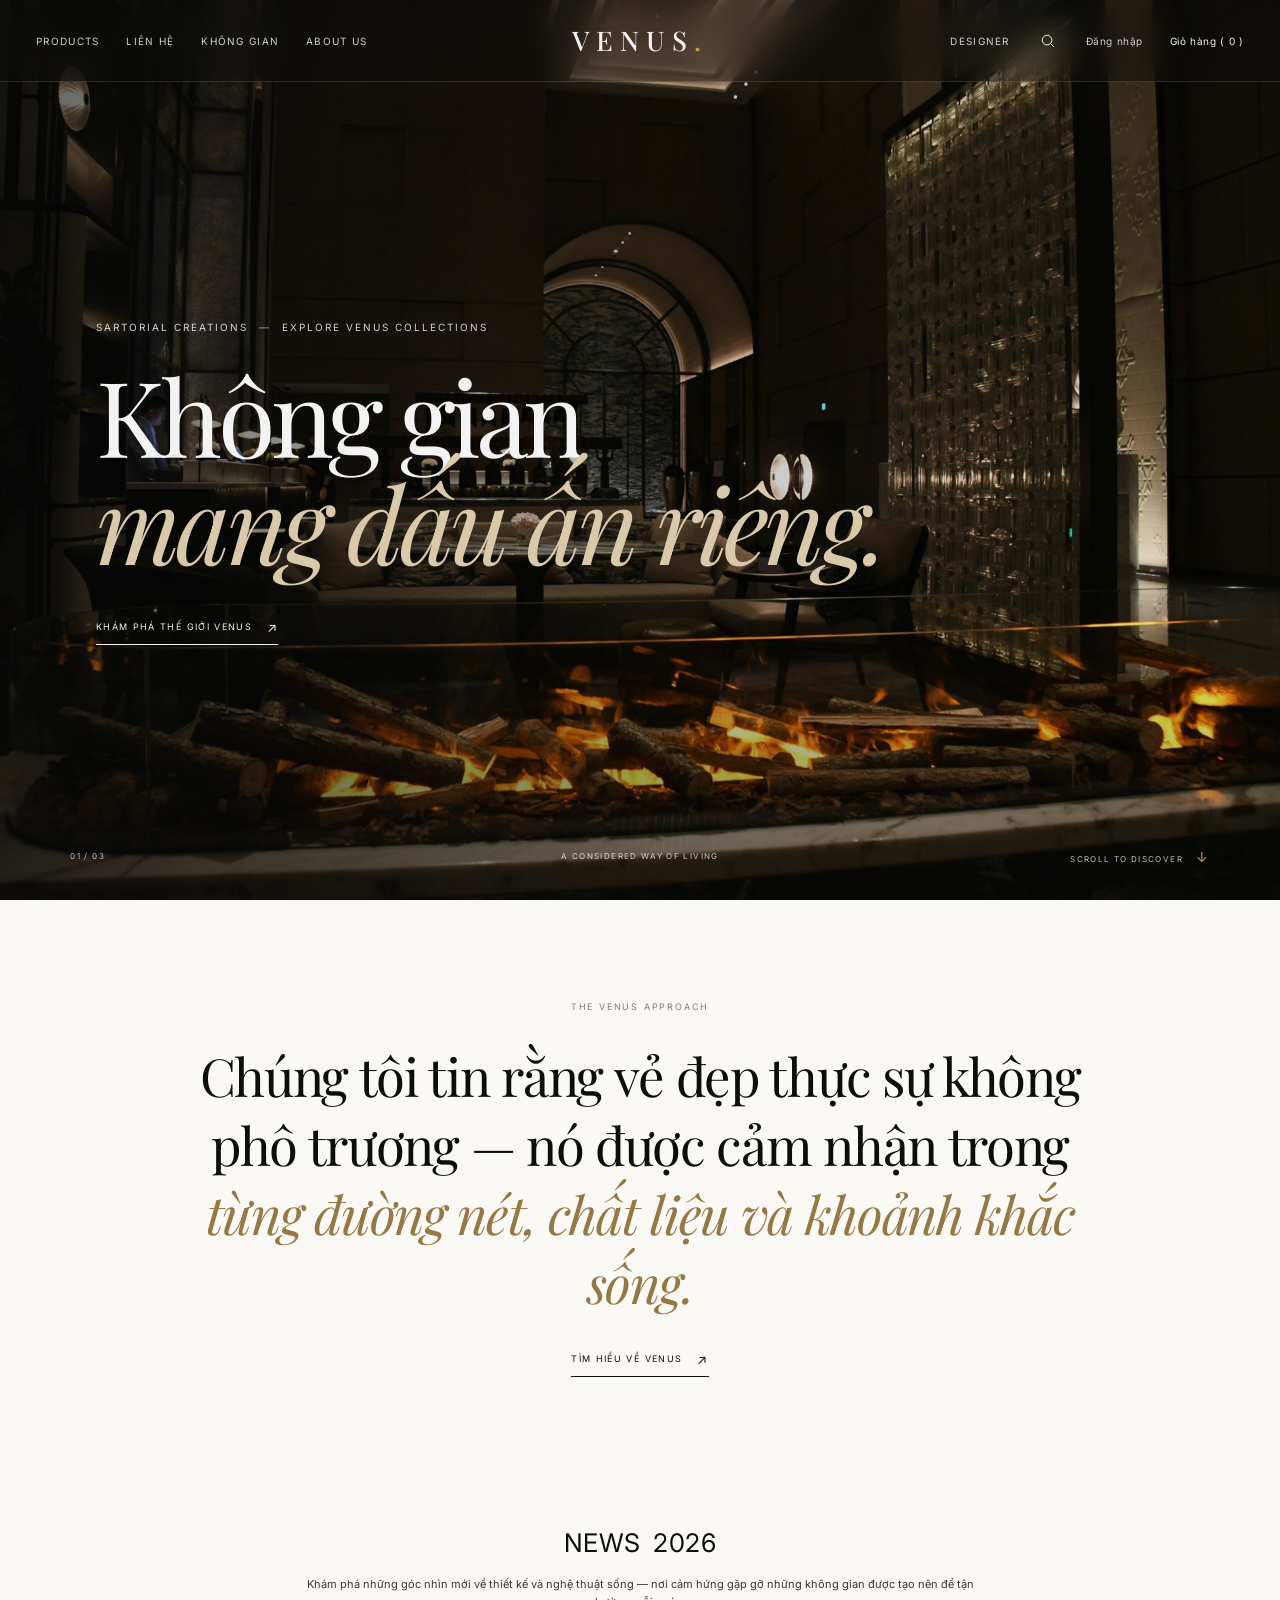
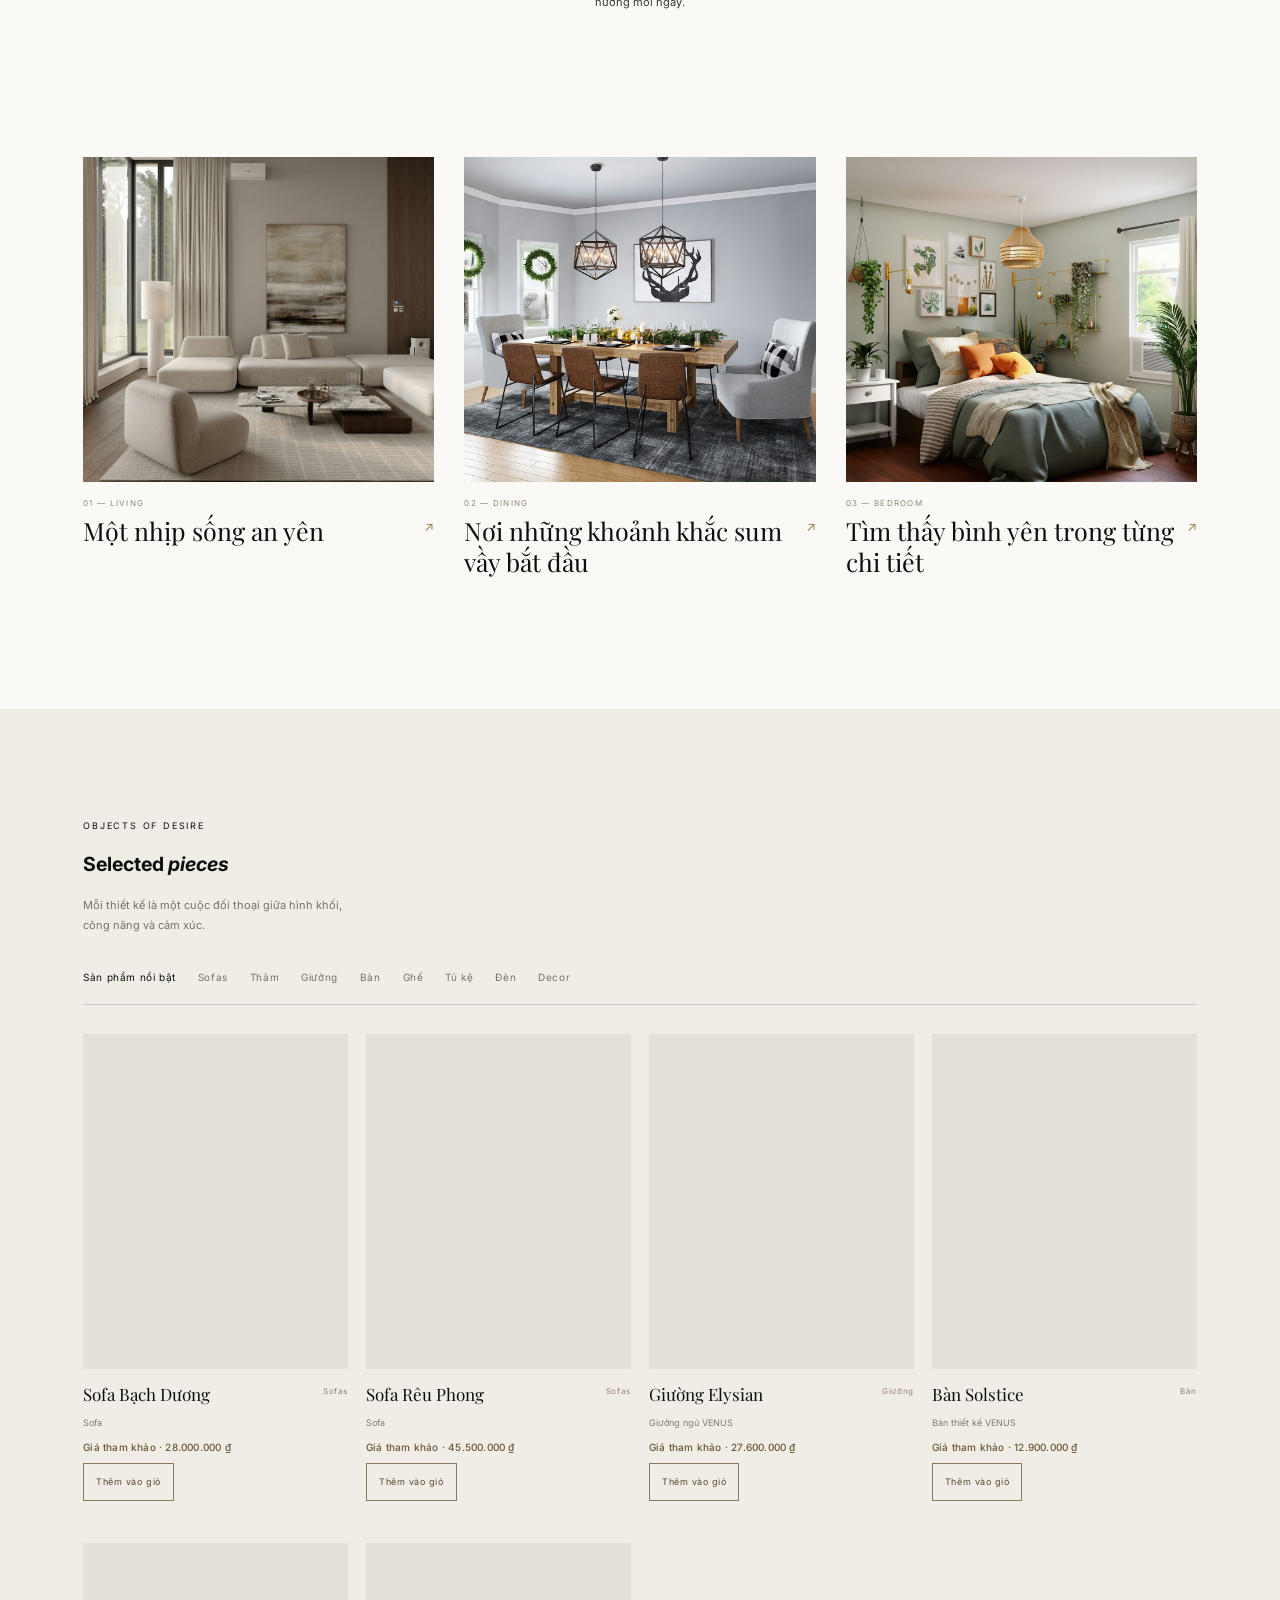
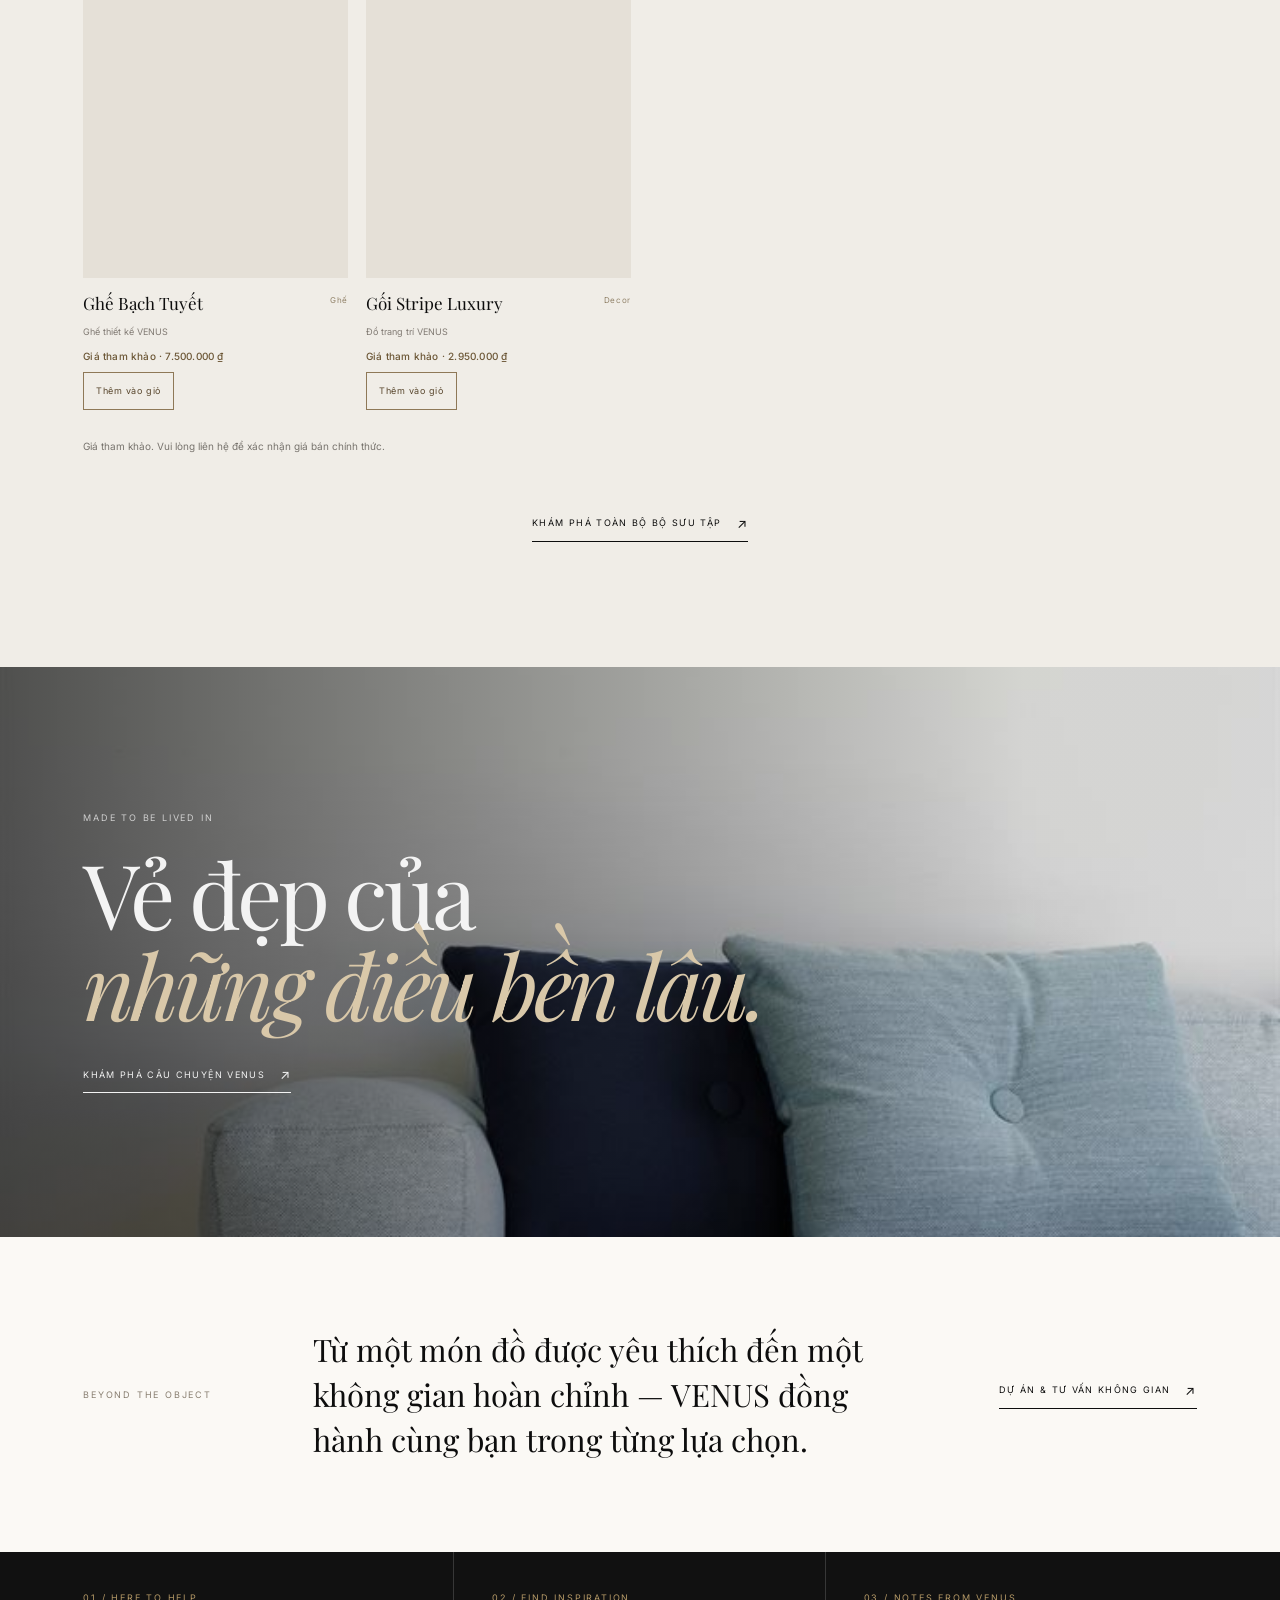
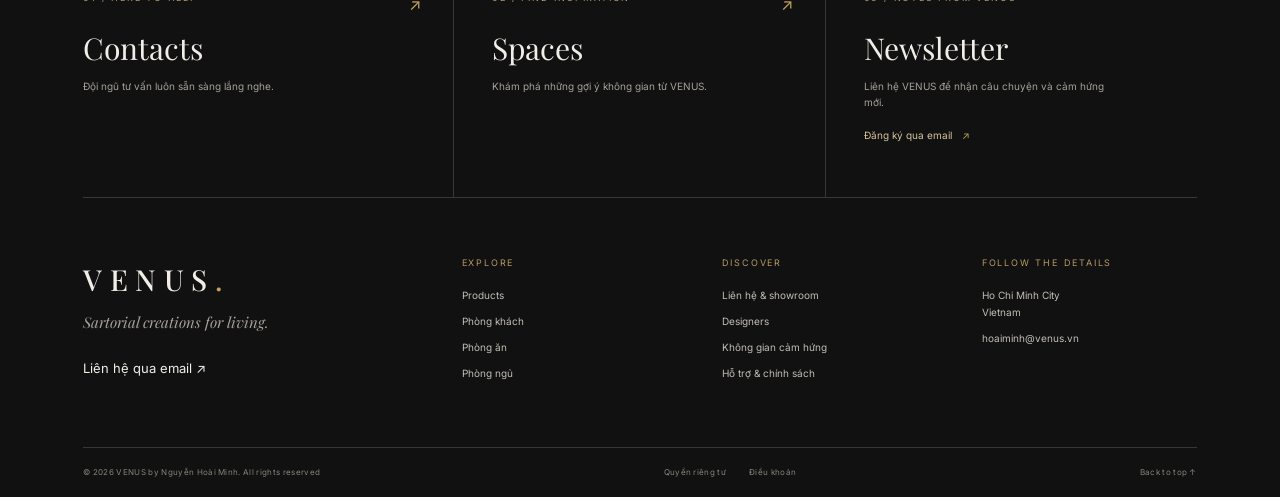
<file: index.html>
<!doctype html>
<html lang="vi">
<head>
  <meta charset="utf-8">
  <meta name="viewport" content="width=device-width, initial-scale=1">
  <meta name="theme-color" content="#0d0d0d">
  <meta name="description" content="VENUS — Nội thất cao cấp, những sáng tạo may đo cho không gian sống.">
  <title>VENUS — Sartorial creations for living</title>
  <link rel="preconnect" href="https://fonts.googleapis.com">
  <link rel="preconnect" href="https://fonts.gstatic.com" crossorigin>
  <link href="https://fonts.googleapis.com/css2?family=Inter:wght@400;500;600&family=Playfair+Display:ital,wght@0,400;0,500;0,600;1,400;1,500&display=swap" rel="stylesheet">
  <link rel="stylesheet" href="styles.css">
  <script src="catalog-data.js" defer></script>
  <script src="cart.js" defer></script>
  <script src="script.js" defer></script>
</head>
<body>
  <a class="skip-link" href="#main">Bỏ qua điều hướng</a>
  <header class="site-header" id="top">
    <div class="header-inner">
      <button class="mobile-menu-toggle" type="button" aria-label="Mở menu" aria-expanded="false" aria-controls="mobile-navigation">
        <span></span><span></span>
      </button>
      <nav class="primary-nav nav-left" aria-label="Điều hướng chính">
        <a class="nav-link" href="catalog.html">Products</a>
        <a class="nav-link" href="contact.html">Liên hệ</a>
        <a class="nav-link" href="projects.html">Không gian</a>
        <a class="nav-link" href="about.html">About us</a>
      </nav>
      <a class="brand" href="#top" aria-label="VENUS — về đầu trang">VENUS<span class="brand-period">.</span></a>
      <nav class="primary-nav nav-right" aria-label="Thông tin VENUS">
        <a class="nav-link" href="designs.html">Designer</a>
        <a class="header-search" href="catalog.html" aria-label="Tìm kiếm sản phẩm"><svg viewBox="0 0 24 24" aria-hidden="true"><circle cx="10.8" cy="10.8" r="6.4"></circle><path d="m15.5 15.5 4.2 4.2"></path></svg></a>
      </nav>
    </div>
    <nav class="mobile-navigation" id="mobile-navigation" aria-label="Điều hướng di động" aria-hidden="true">
      <a href="catalog.html">Products</a><a href="projects.html">Không gian</a><a href="about.html">About us</a><a href="designs.html">Designer</a><a href="contact.html">Liên hệ</a>
    </nav>
  </header>
  <main id="main">
    <section class="hero" aria-label="VENUS collections">
      <img class="hero-image" src="images/optimized/hero-banner.jpg" alt="Không gian nội thất VENUS với ánh sáng ấm và thiết kế tinh tế">
      <div class="hero-shade"></div>
      <div class="hero-copy">
        <span class="eyebrow hero-eyebrow">Sartorial creations <i aria-hidden="true">—</i> Explore VENUS collections</span>
        <h1>Không gian<br><em>mang dấu ấn riêng.</em></h1>
        <a class="text-link light-link" href="#rooms">Khám phá thế giới VENUS <span aria-hidden="true">↗</span></a>
      </div>
      <div class="hero-bottom"><span>01 / 03</span><span class="hero-caption">A considered way of living</span><a href="#rooms" aria-label="Cuộn xuống">SCROLL TO DISCOVER <span aria-hidden="true">↓</span></a></div>
    </section>

    <section class="intro section-pad" id="philosophy">
      <span class="eyebrow">THE VENUS APPROACH</span>
      <p class="intro-statement">Chúng tôi tin rằng vẻ đẹp thực sự không phô trương — nó được cảm nhận trong <em>từng đường nét, chất liệu và khoảnh khắc sống.</em></p>
      <a class="text-link dark-link" href="about.html">Tìm hiểu về VENUS <span aria-hidden="true">↗</span></a>
    </section>

    <section class="news-section section-pad" id="rooms">
      <header class="news-heading">
        <h2>NEWS <span>2026</span></h2>
        <p>Khám phá những góc nhìn mới về thiết kế và nghệ thuật sống — nơi cảm hứng gặp gỡ những không gian được tạo nên để tận hưởng mỗi ngày.</p>
      </header>
      <div class="news-grid">
        <a class="news-card" href="shop-by-room.html?room=living">
          <div class="news-image"><img src="images/optimized/room-living.jpg" alt="Không gian phòng khách thanh lịch với sofa sáng màu" loading="lazy"></div>
          <span class="news-index">01 — LIVING</span>
          <span class="news-title">Một nhịp sống an yên <i aria-hidden="true">↗</i></span>
        </a>
        <a class="news-card" href="shop-by-room.html?room=dining">
          <div class="news-image"><img src="images/optimized/room-dining.jpg" alt="Không gian phòng ăn với bàn gỗ và ánh sáng tự nhiên" loading="lazy"></div>
          <span class="news-index">02 — DINING</span>
          <span class="news-title">Nơi những khoảnh khắc sum vầy bắt đầu <i aria-hidden="true">↗</i></span>
        </a>
        <a class="news-card" href="shop-by-room.html?room=bedroom">
          <div class="news-image"><img src="images/optimized/room-bedroom.jpg" alt="Phòng ngủ thư thái với bảng màu dịu nhẹ" loading="lazy"></div>
          <span class="news-index">03 — BEDROOM</span>
          <span class="news-title">Tìm thấy bình yên trong từng chi tiết <i aria-hidden="true">↗</i></span>
        </a>
      </div>
    </section>

    <section class="collection-section section-pad" id="collection">
      <div class="section-heading collection-heading">
        <div><span class="eyebrow">OBJECTS OF DESIRE</span><h2>Selected <em>pieces</em></h2></div>
        <p>Mỗi thiết kế là một cuộc đối thoại giữa hình khối, công năng và cảm xúc.</p>
      </div>
      <div class="filter-row" role="group" aria-label="Lọc sản phẩm theo danh mục">
        <button class="filter-button" type="button" data-filter="featured" aria-pressed="false">Sản phẩm nổi bật</button>
        <button class="filter-button" type="button" data-filter="Sofas" aria-pressed="false">Sofas</button>
        <button class="filter-button" type="button" data-filter="Thảm" aria-pressed="false">Thảm</button>
        <button class="filter-button" type="button" data-filter="Giường" aria-pressed="false">Giường</button>
        <button class="filter-button" type="button" data-filter="Bàn" aria-pressed="false">Bàn</button>
        <button class="filter-button" type="button" data-filter="Ghế" aria-pressed="false">Ghế</button>
        <button class="filter-button" type="button" data-filter="Tủ kệ" aria-pressed="false">Tủ kệ</button>
        <button class="filter-button" type="button" data-filter="Đèn" aria-pressed="false">Đèn</button>
        <button class="filter-button" type="button" data-filter="Decor" aria-pressed="false">Decor</button>
      </div>
      <div class="product-grid" aria-live="polite"></div>
      <p class="price-disclaimer">Giá tham khảo. Vui lòng liên hệ để xác nhận giá bán chính thức.</p>
      <p class="catalog-prompt" role="status">Chọn một danh mục để khám phá các sản phẩm của VENUS.</p>
      <div class="collection-more"><a class="text-link dark-link" href="catalog.html">Khám phá toàn bộ bộ sưu tập <span aria-hidden="true">↗</span></a></div>
    </section>

    <dialog class="product-detail" aria-labelledby="product-detail-title">
      <div class="product-detail-layout">
        <div class="product-detail-visual"><img id="product-detail-image" alt=""></div>
        <div class="product-detail-copy">
          <button class="product-detail-close" type="button" aria-label="Đóng chi tiết sản phẩm">×</button>
          <span class="eyebrow" id="product-detail-category"></span>
          <h2 id="product-detail-title"></h2>
          <p id="product-detail-description"></p>
          <p class="product-price-detail" id="product-detail-price"></p>
          <div id="product-detail-cart-action"></div>
          <dl class="product-spec-list" id="product-detail-specs"></dl>
          <p class="product-data-note">Giá, mô tả và thông số chỉ mang tính tham khảo. Vui lòng liên hệ để xác nhận giá bán chính thức.</p>
          <a class="text-link dark-link" id="product-detail-full" href="catalog.html">Xem thông tin sản phẩm <span aria-hidden="true">↗</span></a>
          <a class="text-link dark-link" id="product-detail-contact" href="mailto:hoaiminh@venus.vn">Liên hệ tư vấn <span aria-hidden="true">↗</span></a>
        </div>
      </div>
    </dialog>

    <section class="manifesto" id="designer">
      <img src="images/optimized/sofas/Sofa Khối Tĩnh.jpg" alt="Chi tiết chất liệu và đường nét chế tác nội thất" loading="lazy">
      <div class="manifesto-overlay"></div>
      <div class="manifesto-copy"><span class="eyebrow">MADE TO BE LIVED IN</span><h2>Vẻ đẹp của<br><em>những điều bền lâu.</em></h2><a class="text-link light-link" href="about.html">Khám phá câu chuyện VENUS <span aria-hidden="true">↗</span></a></div>
    </section>

    <section class="story-strip section-pad" id="real-estate">
      <span class="eyebrow">BEYOND THE OBJECT</span><p>Từ một món đồ được yêu thích đến một không gian hoàn chỉnh — VENUS đồng hành cùng bạn trong từng lựa chọn.</p><a class="text-link dark-link" href="#contact">Dự án & tư vấn không gian <span aria-hidden="true">↗</span></a>
    </section>
  </main>

  <footer class="site-footer" id="contact">
    <div class="service-grid">
      <a class="service-card" href="mailto:hoaiminh@venus.vn"><span class="eyebrow">01 / HERE TO HELP</span><h2>Contacts</h2><p>Đội ngũ tư vấn luôn sẵn sàng lắng nghe.</p><span class="service-arrow">↗</span></a>
      <a class="service-card" href="projects.html"><span class="eyebrow">02 / FIND INSPIRATION</span><h2>Spaces</h2><p>Khám phá những gợi ý không gian từ VENUS.</p><span class="service-arrow">↗</span></a>
      <div class="service-card newsletter-card" id="journal"><span class="eyebrow">03 / NOTES FROM VENUS</span><h2>Newsletter</h2><p>Liên hệ VENUS để nhận câu chuyện và cảm hứng mới.</p><a class="newsletter-link" href="mailto:hoaiminh@venus.vn?subject=Đăng%20ký%20nhận%20tin%20VENUS">Đăng ký qua email <span aria-hidden="true">↗</span></a></div>
    </div>
    <div class="footer-main">
      <div class="footer-brand-block"><a class="footer-brand" href="index.html">VENUS<span>.</span></a><p>Sartorial creations for living.</p><a href="mailto:hoaiminh@venus.vn">Liên hệ qua email ↗</a></div>
      <div class="footer-column"><span class="eyebrow">EXPLORE</span><a href="catalog.html">Products</a><a href="shop-by-room.html?room=living">Phòng khách</a><a href="shop-by-room.html?room=dining">Phòng ăn</a><a href="shop-by-room.html?room=bedroom">Phòng ngủ</a></div>
      <div class="footer-column"><span class="eyebrow">DISCOVER</span><a href="contact.html">Liên hệ & showroom</a><a href="designs.html">Designers</a><a href="projects.html">Không gian cảm hứng</a><a href="support.html">Hỗ trợ & chính sách</a></div>
      <div class="footer-column"><span class="eyebrow">FOLLOW THE DETAILS</span><p>Ho Chi Minh City<br>Vietnam</p><a href="mailto:hoaiminh@venus.vn">hoaiminh@venus.vn</a></div>
    </div>
    <div class="footer-bottom"><span>© 2026 VENUS by Nguyễn Hoài Minh. All rights reserved</span><div><a href="support.html#privacy">Quyền riêng tư</a><a href="support.html#terms">Điều khoản</a></div><a href="#top">Back to top ↑</a></div>
  </footer>
</body>
</html>
</file>
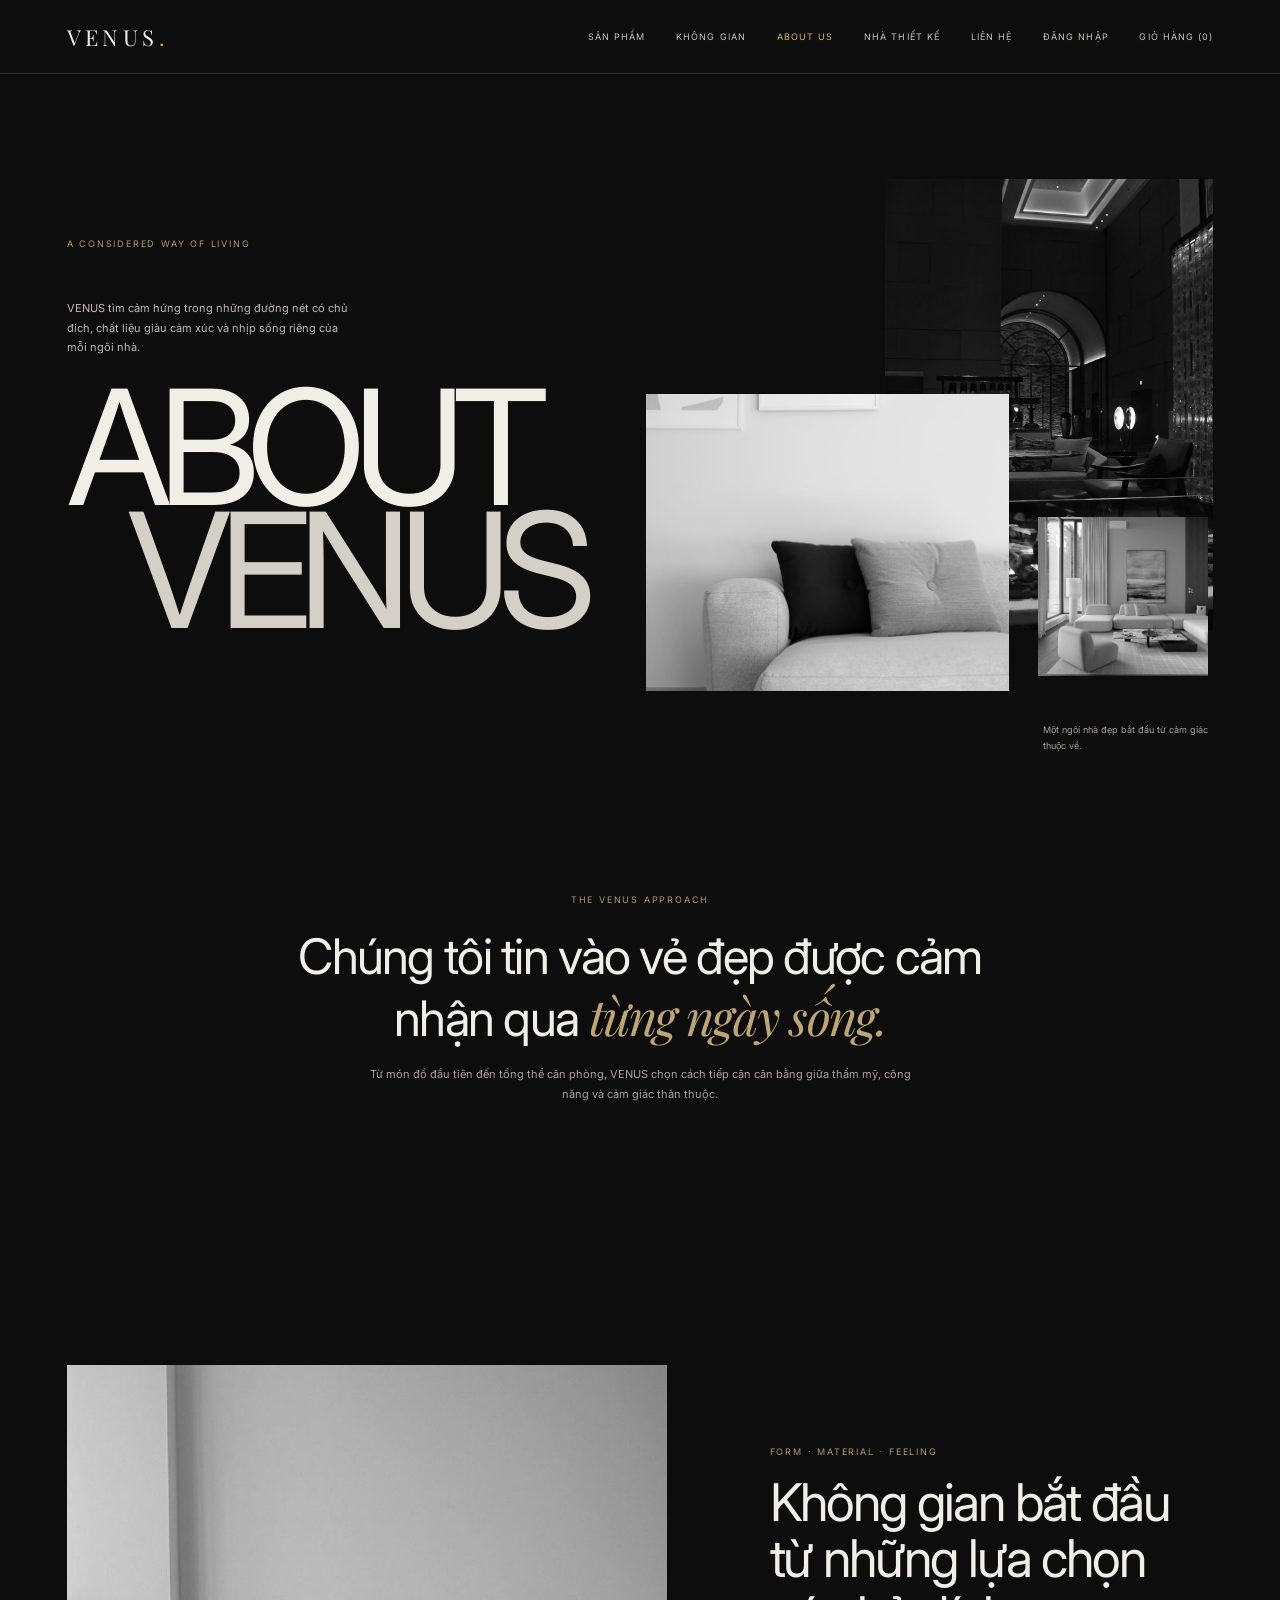
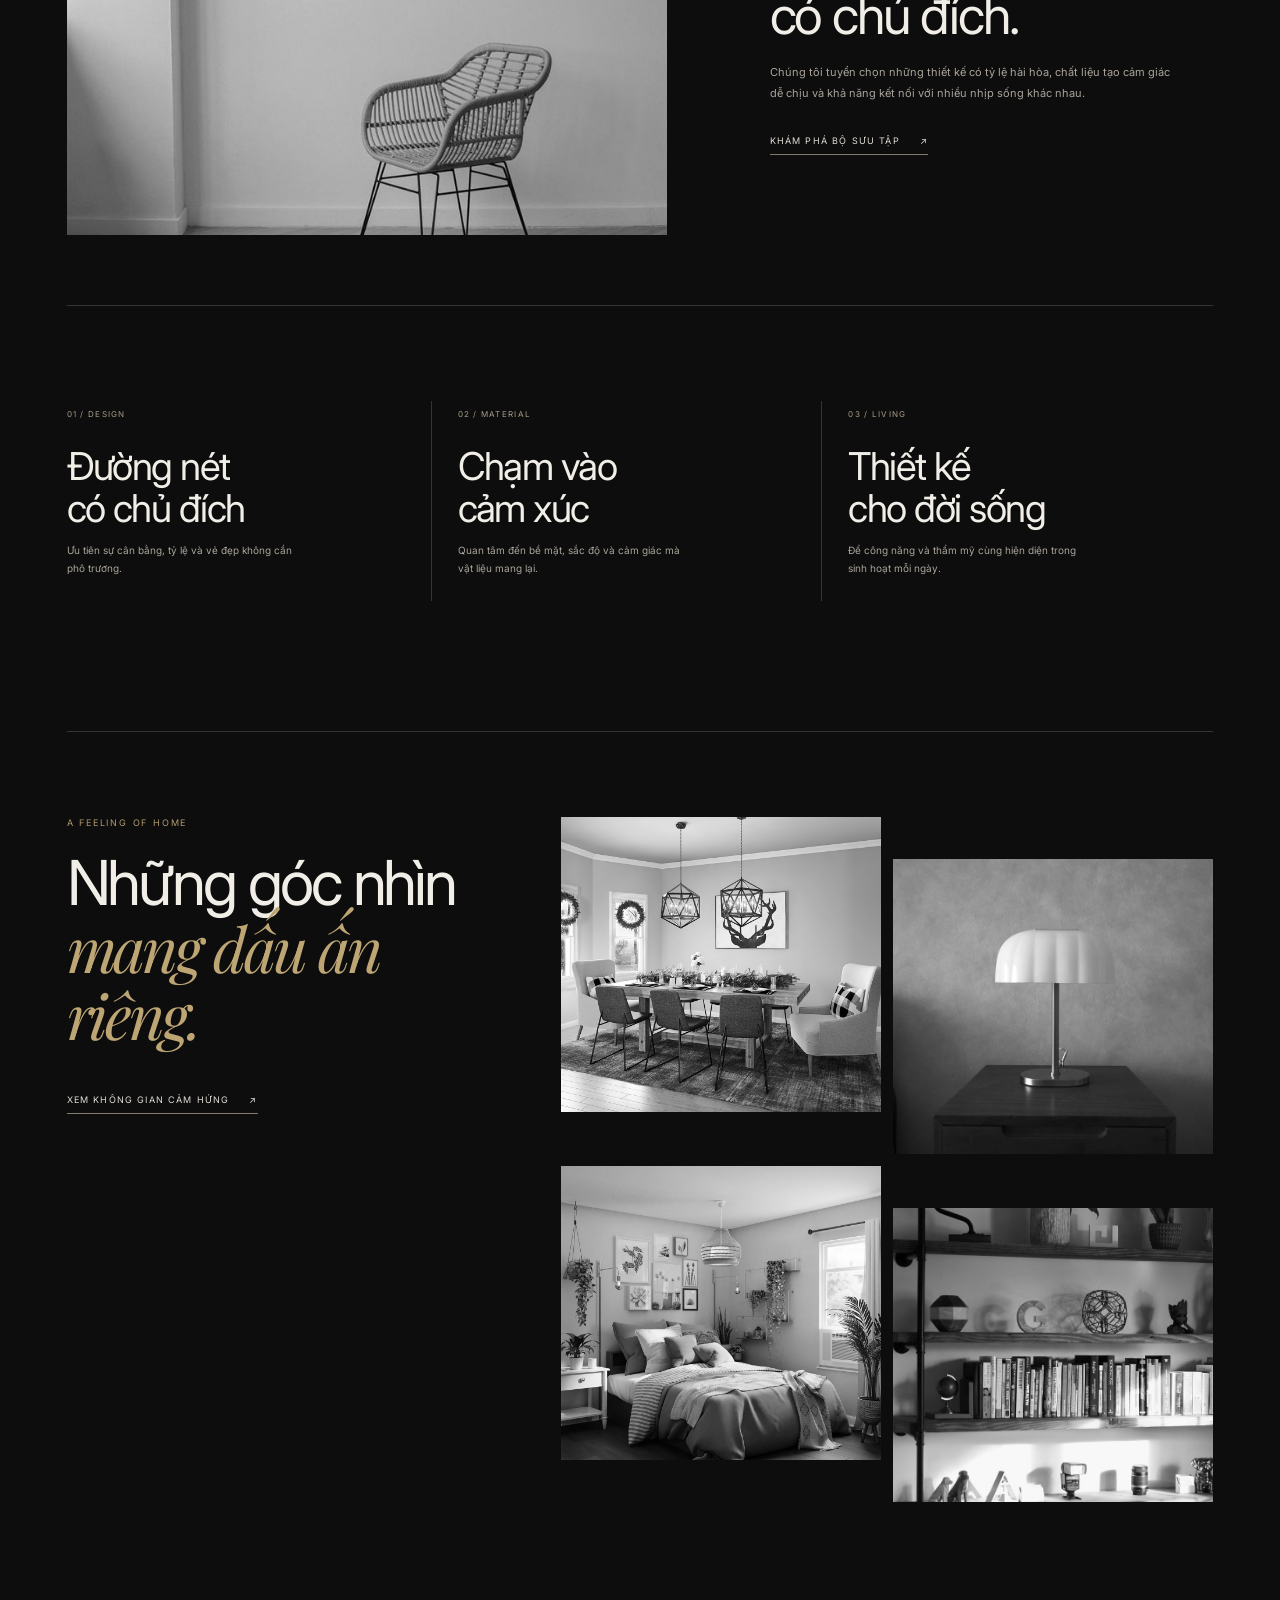
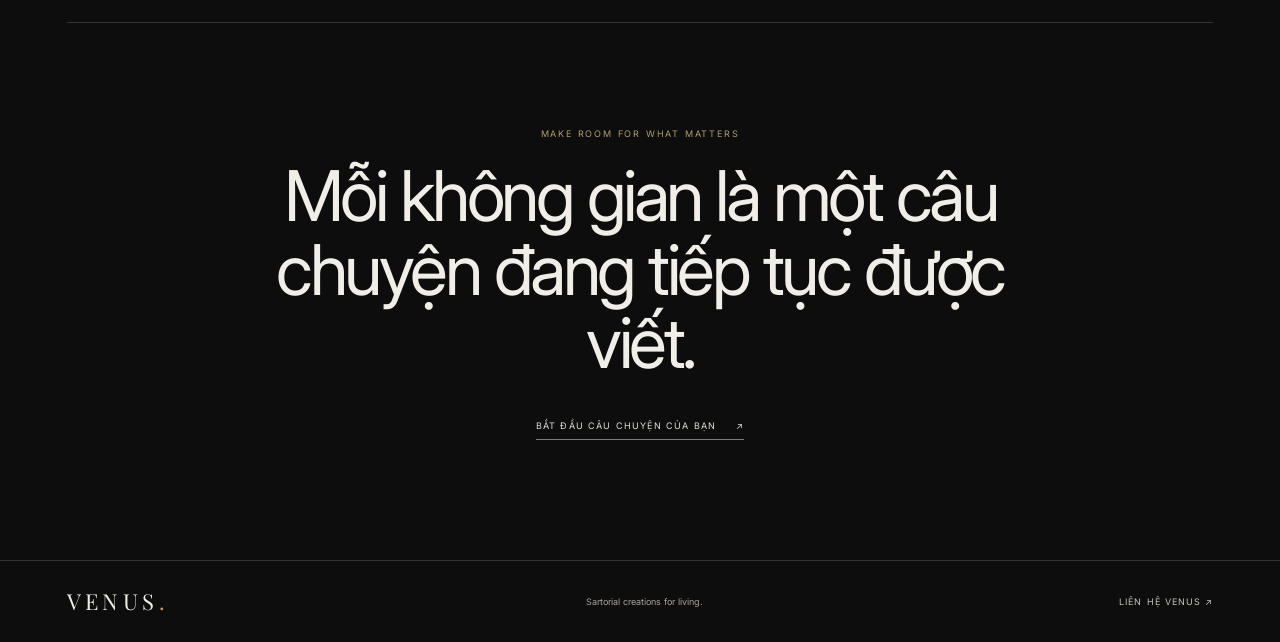
<file: about.html>
<!doctype html>
<html lang="vi">
<head>
  <meta charset="utf-8">
  <meta name="viewport" content="width=device-width, initial-scale=1">
  <meta name="theme-color" content="#0d0d0d">
  <meta name="description" content="Tìm hiểu câu chuyện, góc nhìn thiết kế và cảm hứng sống của VENUS.">
  <title>About us — VENUS</title>
  <link rel="preconnect" href="https://fonts.googleapis.com">
  <link rel="preconnect" href="https://fonts.gstatic.com" crossorigin>
  <link href="https://fonts.googleapis.com/css2?family=Inter:wght@400;500;600&family=Playfair+Display:ital,wght@0,400;0,500;1,400;1,500&display=swap" rel="stylesheet">
  <link rel="stylesheet" href="pages.css">
  <link rel="stylesheet" href="about.css">
  <script src="cart.js" defer></script>
</head>
<body class="about-page">
  <a class="skip-link" href="#main">Bỏ qua điều hướng</a>
  <header class="about-header">
    <a class="about-brand" href="index.html">VENUS<span>.</span></a>
    <nav aria-label="Điều hướng chính">
      <a href="catalog.html">Sản phẩm</a>
      <a href="projects.html">Không gian</a>
      <a href="about.html" aria-current="page">About us</a>
      <a href="designs.html">Nhà thiết kế</a>
      <a href="contact.html">Liên hệ</a>
    </nav>
  </header>
  <main id="main" class="about-main">
    <section class="about-hero" aria-labelledby="about-title">
      <div class="about-intro-copy">
        <p class="about-kicker">A CONSIDERED WAY OF LIVING</p>
        <p class="about-small-copy">VENUS tìm cảm hứng trong những đường nét có chủ đích, chất liệu giàu cảm xúc và nhịp sống riêng của mỗi ngôi nhà.</p>
        <h1 id="about-title">ABOUT<br><span>VENUS</span></h1>
      </div>
      <div class="about-hero-images" aria-label="Cảm hứng thiết kế VENUS">
        <img class="about-hero-image about-hero-image-tall" src="images/optimized/hero-banner.jpg" alt="Không gian nội thất với ánh sáng ấm và các đường nét tối giản">
        <img class="about-hero-image about-hero-image-wide" src="images/optimized/sofas/Sofa Khối Tĩnh.jpg" alt="Sofa Khối Tĩnh với hình khối điềm tĩnh">
        <img class="about-hero-image about-hero-image-small" src="images/optimized/room-living.jpg" alt="Góc phòng khách được sắp đặt hài hòa">
      </div>
      <p class="about-hero-caption">Một ngôi nhà đẹp bắt đầu từ cảm giác thuộc về.</p>
    </section>

    <section class="about-statement" aria-labelledby="about-statement-title">
      <p class="about-kicker">THE VENUS APPROACH</p>
      <h2 id="about-statement-title">Chúng tôi tin vào vẻ đẹp được cảm nhận qua <em>từng ngày sống.</em></h2>
      <p>Từ món đồ đầu tiên đến tổng thể căn phòng, VENUS chọn cách tiếp cận cân bằng giữa thẩm mỹ, công năng và cảm giác thân thuộc.</p>
    </section>

    <section class="about-material" aria-labelledby="about-material-title">
      <img src="images/optimized/ghế/Ghế Mây.jpg" alt="Chi tiết chất liệu và đường nét của ghế mây" loading="lazy">
      <div class="about-material-copy">
        <p class="about-kicker">FORM · MATERIAL · FEELING</p>
        <h2 id="about-material-title">Không gian bắt đầu từ những lựa chọn có chủ đích.</h2>
        <p>Chúng tôi tuyển chọn những thiết kế có tỷ lệ hài hòa, chất liệu tạo cảm giác dễ chịu và khả năng kết nối với nhiều nhịp sống khác nhau.</p>
        <a class="about-link" href="catalog.html">Khám phá bộ sưu tập <span aria-hidden="true">↗</span></a>
      </div>
    </section>

    <section class="about-values" aria-label="Những điều VENUS hướng đến">
      <article>
        <span>01 / DESIGN</span>
        <h2>Đường nét<br>có chủ đích</h2>
        <p>Ưu tiên sự cân bằng, tỷ lệ và vẻ đẹp không cần phô trương.</p>
      </article>
      <article>
        <span>02 / MATERIAL</span>
        <h2>Chạm vào<br>cảm xúc</h2>
        <p>Quan tâm đến bề mặt, sắc độ và cảm giác mà vật liệu mang lại.</p>
      </article>
      <article>
        <span>03 / LIVING</span>
        <h2>Thiết kế<br>cho đời sống</h2>
        <p>Để công năng và thẩm mỹ cùng hiện diện trong sinh hoạt mỗi ngày.</p>
      </article>
    </section>

    <section class="about-gallery" aria-labelledby="about-gallery-title">
      <div class="about-gallery-heading">
        <p class="about-kicker">A FEELING OF HOME</p>
        <h2 id="about-gallery-title">Những góc nhìn<br><em>mang dấu ấn riêng.</em></h2>
        <a class="about-link" href="projects.html">Xem không gian cảm hứng <span aria-hidden="true">↗</span></a>
      </div>
      <div class="about-gallery-images">
        <img src="images/optimized/room-dining.jpg" alt="Không gian phòng ăn với bàn gỗ và ánh sáng tự nhiên" loading="lazy">
        <img src="images/optimized/đèn/Đèn sóng lượn Pleat.jpg" alt="Đèn trang trí với đường nét uốn lượn" loading="lazy">
        <img src="images/optimized/room-bedroom.jpg" alt="Phòng ngủ với bảng màu dịu nhẹ" loading="lazy">
        <img src="images/optimized/tủ kệ/Kệ Atelier.jpg" alt="Kệ Atelier với thiết kế gọn gàng" loading="lazy">
      </div>
    </section>

    <section class="about-closing">
      <p class="about-kicker">MAKE ROOM FOR WHAT MATTERS</p>
      <p>Mỗi không gian là một câu chuyện đang tiếp tục được viết.</p>
      <a class="about-link" href="contact.html">Bắt đầu câu chuyện của bạn <span aria-hidden="true">↗</span></a>
    </section>
  </main>
  <footer class="about-footer">
    <a class="about-footer-brand" href="index.html">VENUS<span>.</span></a>
    <span>Sartorial creations for living.</span>
    <a href="mailto:hoaiminh@venus.vn">Liên hệ VENUS ↗</a>
  </footer>
</body>
</html>
</file>
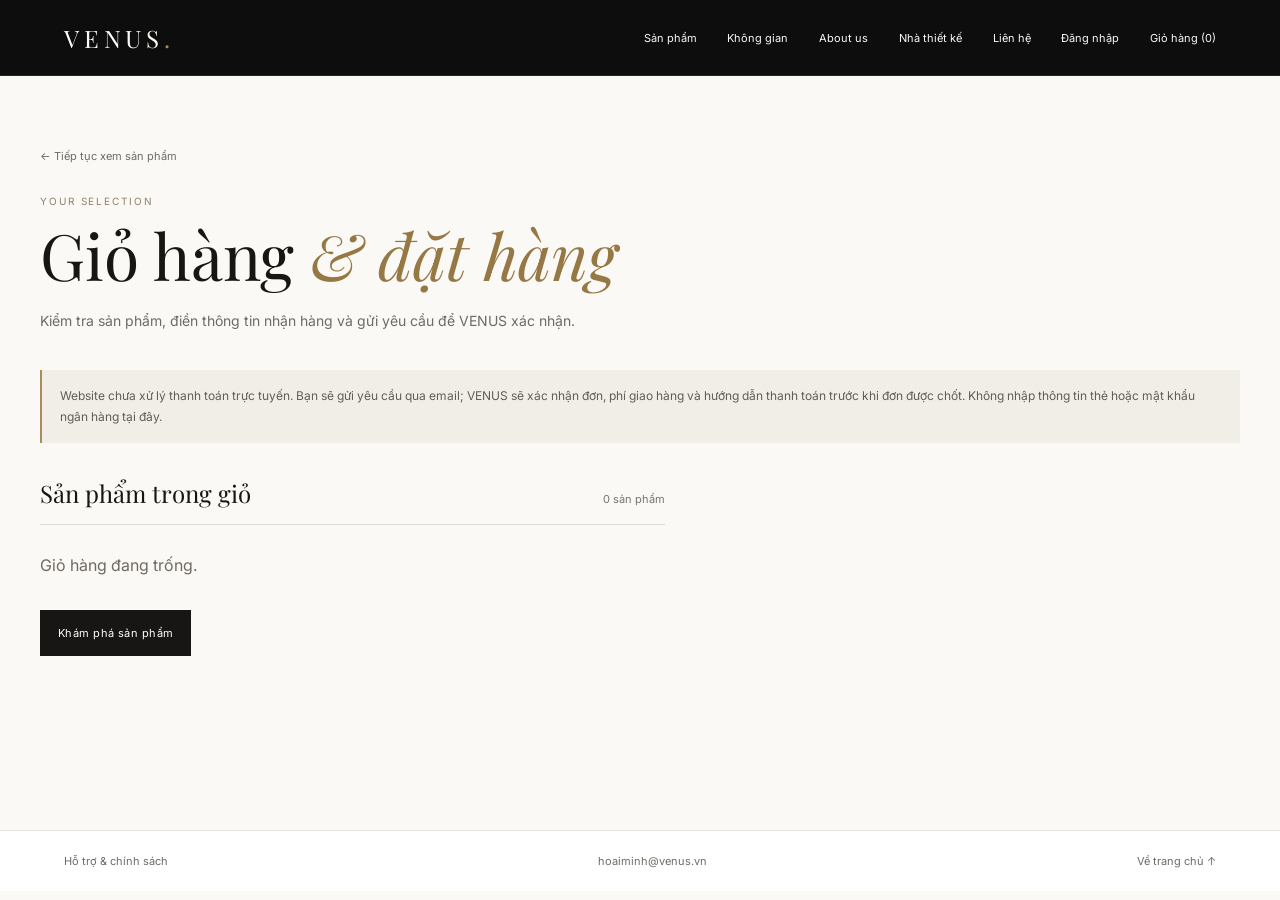
<file: cart.html>
<!doctype html>
<html lang="vi">
<head>
  <meta charset="utf-8">
  <meta name="viewport" content="width=device-width, initial-scale=1">
  <meta name="description" content="Xem giỏ hàng và gửi yêu cầu đặt hàng đến VENUS.">
  <title>Giỏ hàng & đặt hàng — VENUS</title>
  <link rel="preconnect" href="https://fonts.googleapis.com">
  <link rel="preconnect" href="https://fonts.gstatic.com" crossorigin>
  <link href="https://fonts.googleapis.com/css2?family=Inter:wght@400;500;600&family=Playfair+Display:ital,wght@0,400;0,500;1,400&display=swap" rel="stylesheet">
  <link rel="stylesheet" href="pages.css">
  <script src="catalog-data.js" defer></script>
  <script src="cart.js" defer></script>
  <script src="checkout.js" defer></script>
</head>
<body>
  <a class="skip-link" href="#main">Bỏ qua điều hướng</a>
  <header class="page-header">
    <a class="page-brand" href="index.html">VENUS<span>.</span></a>
    <nav aria-label="Điều hướng"><a href="catalog.html">Sản phẩm</a><a href="projects.html">Không gian</a><a href="about.html">About us</a><a href="designs.html">Nhà thiết kế</a><a href="contact.html">Liên hệ</a></nav>
  </header>
  <main id="main" class="page-main checkout-main">
    <a class="back-to-home" href="catalog.html">← Tiếp tục xem sản phẩm</a>
    <p class="page-eyebrow">YOUR SELECTION</p>
    <h1>Giỏ hàng <em>& đặt hàng</em></h1>
    <p class="page-lead">Kiểm tra sản phẩm, điền thông tin nhận hàng và gửi yêu cầu để VENUS xác nhận.</p>
    <p class="checkout-notice">Website chưa xử lý thanh toán trực tuyến. Bạn sẽ gửi yêu cầu qua email; VENUS sẽ xác nhận đơn, phí giao hàng và hướng dẫn thanh toán trước khi đơn được chốt. Không nhập thông tin thẻ hoặc mật khẩu ngân hàng tại đây.</p>
    <div class="checkout-layout">
      <section class="checkout-products" aria-labelledby="cart-items-title">
        <div class="checkout-section-heading">
          <h2 id="cart-items-title">Sản phẩm trong giỏ</h2>
          <span id="cart-item-count">0 sản phẩm</span>
        </div>
        <div id="cart-items" class="cart-items" aria-live="polite"></div>
        <div id="empty-cart" class="empty-cart">
          <p>Giỏ hàng đang trống.</p>
          <a class="page-button" href="catalog.html">Khám phá sản phẩm</a>
        </div>
      </section>
      <section class="checkout-form-section" aria-labelledby="checkout-title">
        <h2 id="checkout-title">Thông tin nhận hàng & thanh toán</h2>
        <form id="checkout-form">
          <label>Họ và tên
            <input name="name" autocomplete="name" required maxlength="100">
          </label>
          <label>Số điện thoại
            <input name="phone" type="tel" autocomplete="tel" required maxlength="30">
          </label>
          <label>Email
            <input name="email" type="email" autocomplete="email" required maxlength="150">
          </label>
          <label>Địa chỉ nhận hàng
            <textarea name="address" autocomplete="street-address" rows="3" required maxlength="500"></textarea>
          </label>
          <fieldset>
            <legend>Phương thức thanh toán dự kiến</legend>
            <label class="payment-option">
              <input type="radio" name="payment" value="Thanh toán khi nhận hàng (COD)" required checked>
              <span><strong>Thanh toán khi nhận hàng (COD)</strong><small>Thanh toán trực tiếp khi nhận đơn; VENUS sẽ xác nhận khả năng áp dụng.</small></span>
            </label>
            <label class="payment-option">
              <input type="radio" name="payment" value="Chuyển khoản ngân hàng sau khi VENUS xác nhận">
              <span><strong>Chuyển khoản ngân hàng</strong><small>Thông tin chuyển khoản sẽ được VENUS gửi sau khi xác nhận đơn hàng.</small></span>
            </label>
          </fieldset>
          <label>Ghi chú cho VENUS <span class="optional-label">(không bắt buộc)</span>
            <textarea name="note" rows="3" maxlength="500"></textarea>
          </label>
          <p class="checkout-total-label">Tạm tính <strong id="cart-subtotal">0 ₫</strong></p>
          <p class="checkout-shipping-note">Phí giao hàng và giá chính thức sẽ được VENUS xác nhận trước khi chốt đơn.</p>
          <button class="page-button checkout-submit" type="submit">Gửi yêu cầu đặt hàng qua email ↗</button>
          <p id="checkout-status" class="checkout-status" role="status" aria-live="polite"></p>
        </form>
      </section>
    </div>
  </main>
  <footer class="page-footer"><a href="support.html">Hỗ trợ & chính sách</a><a href="mailto:hoaiminh@venus.vn">hoaiminh@venus.vn</a><a href="index.html">Về trang chủ ↑</a></footer>
</body>
</html>
</file>
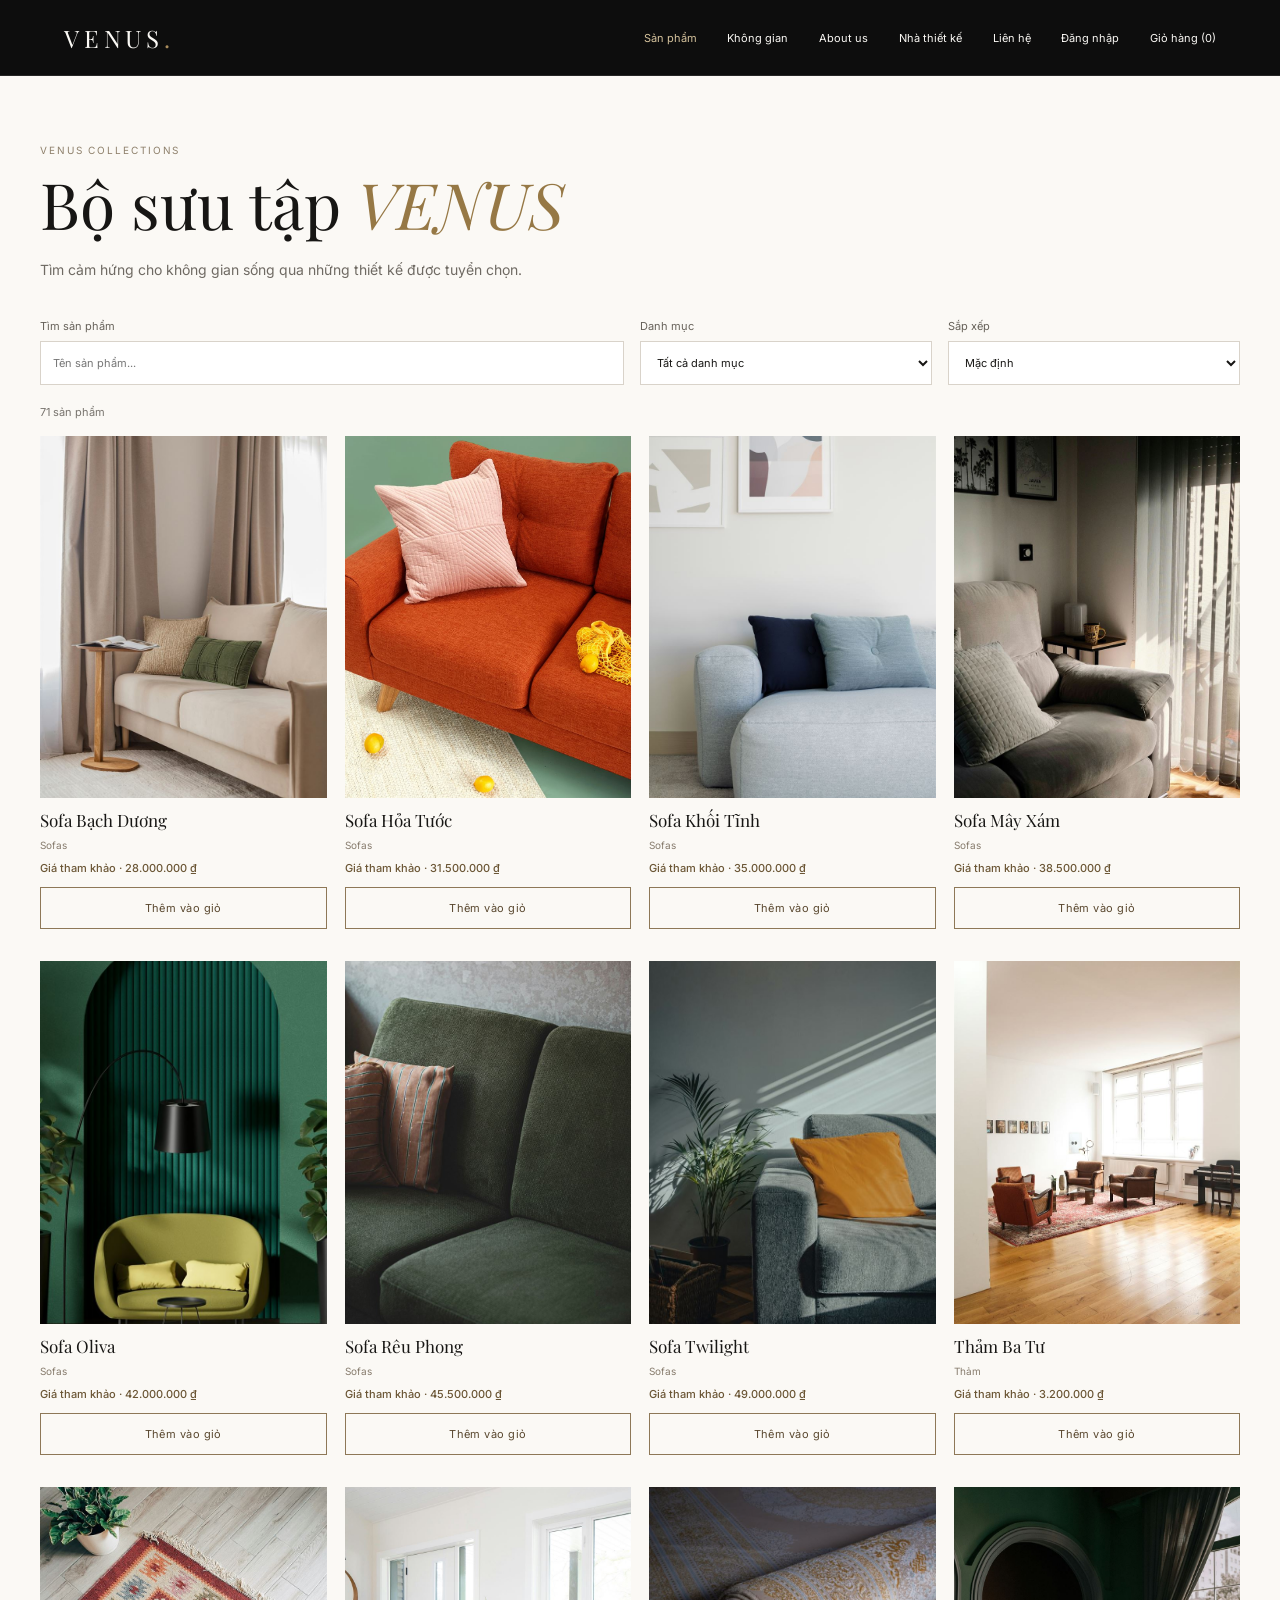
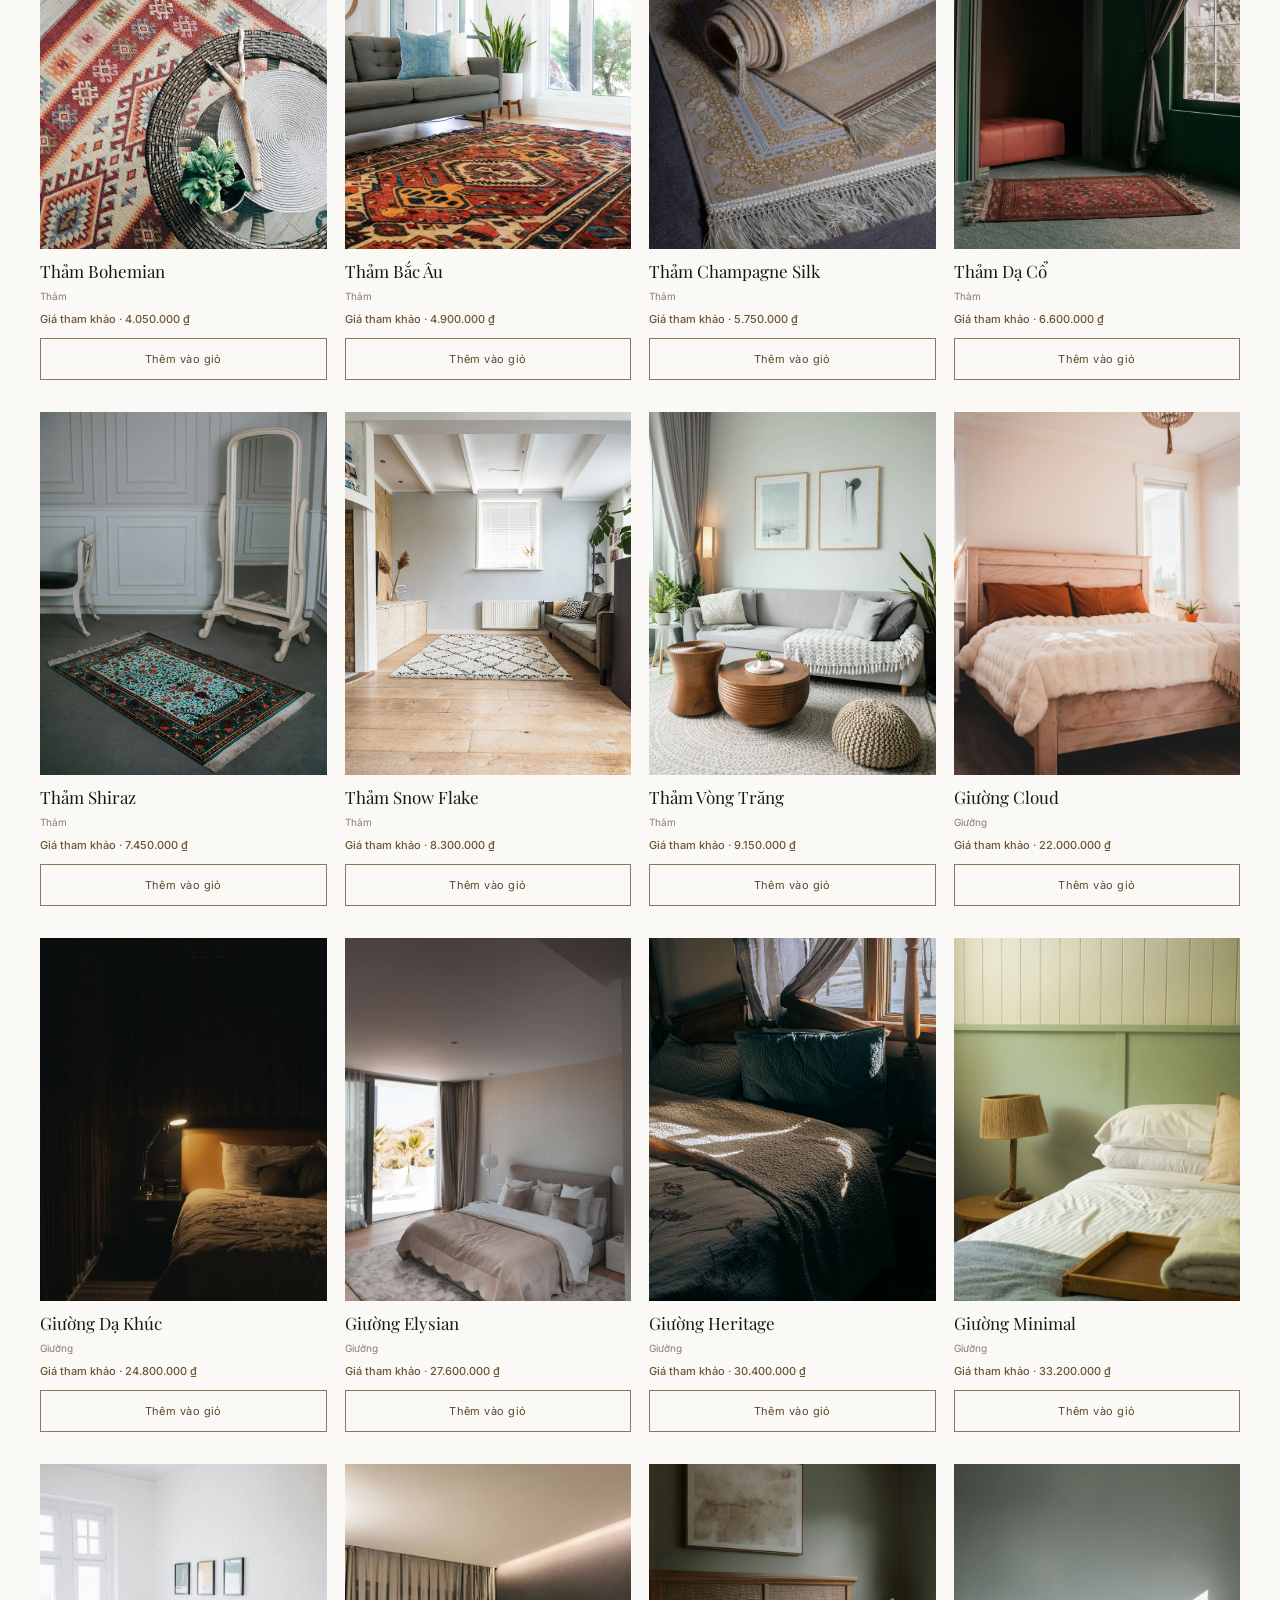
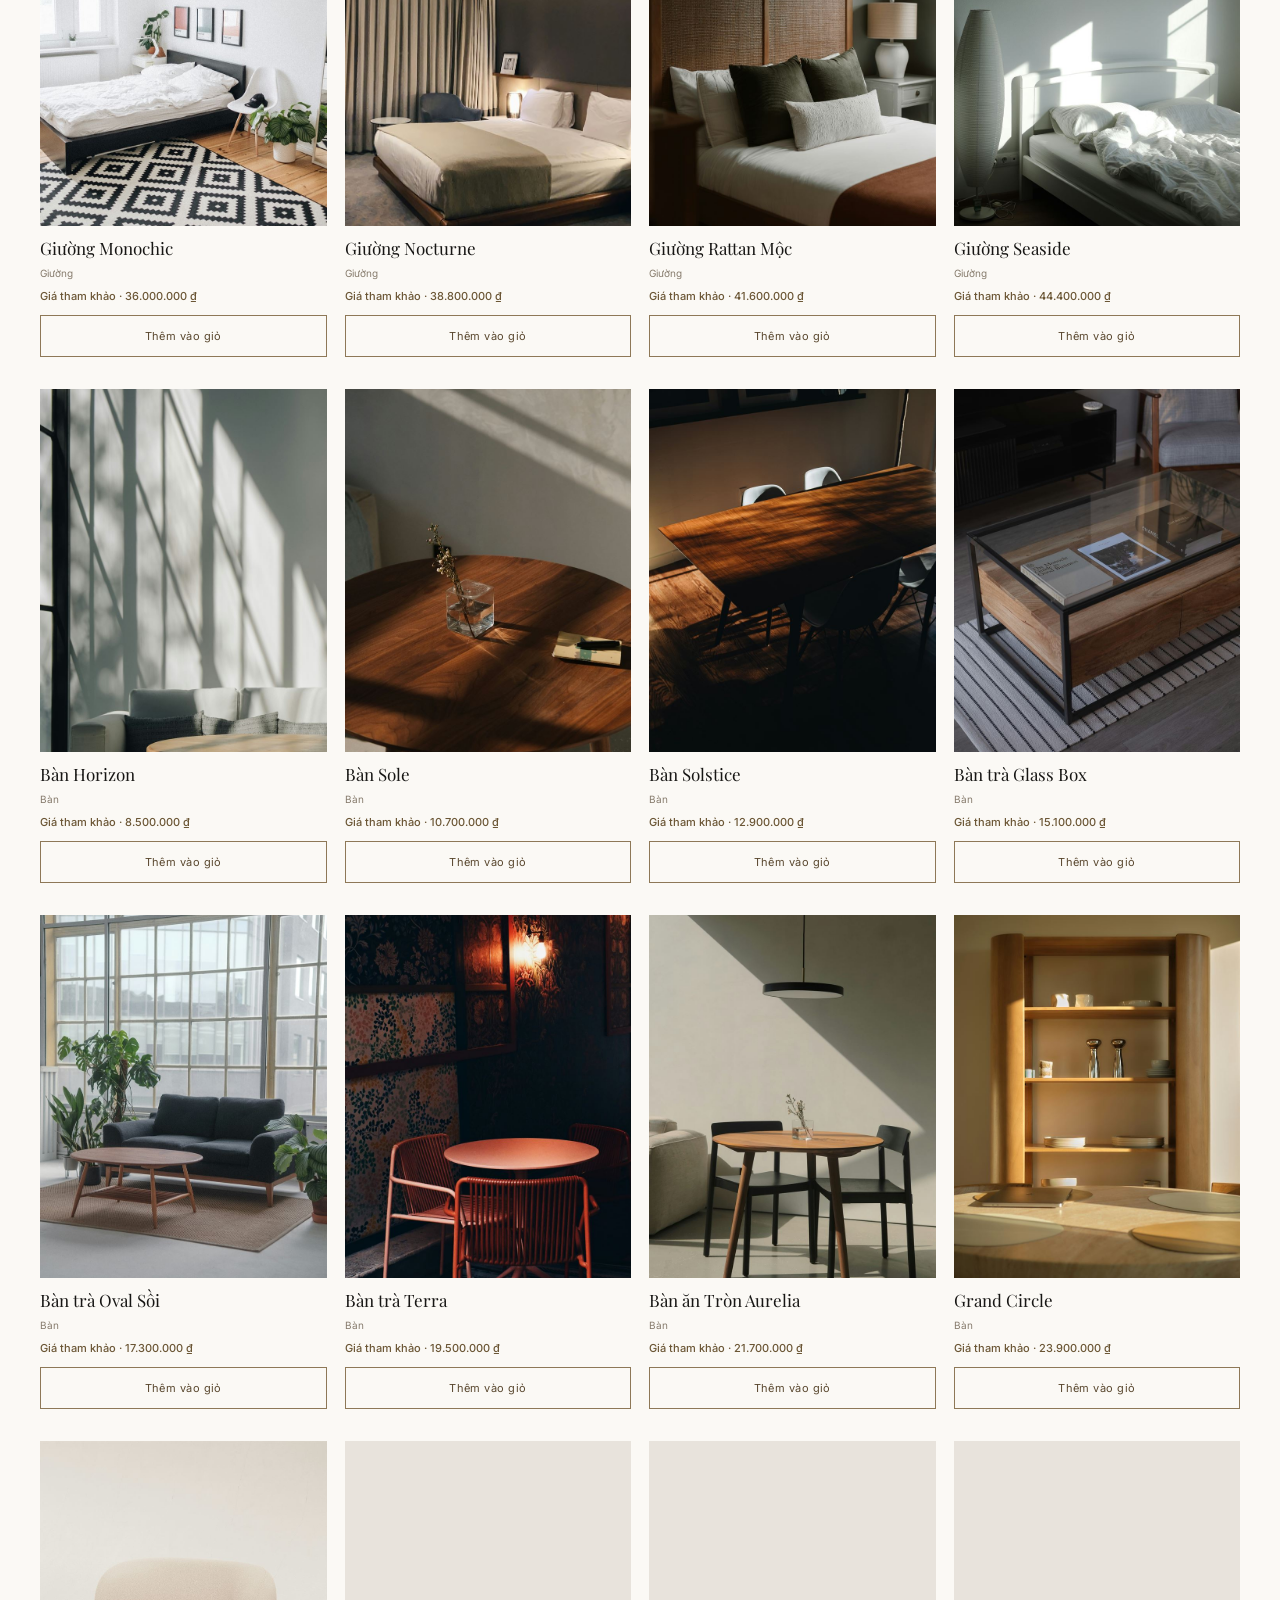
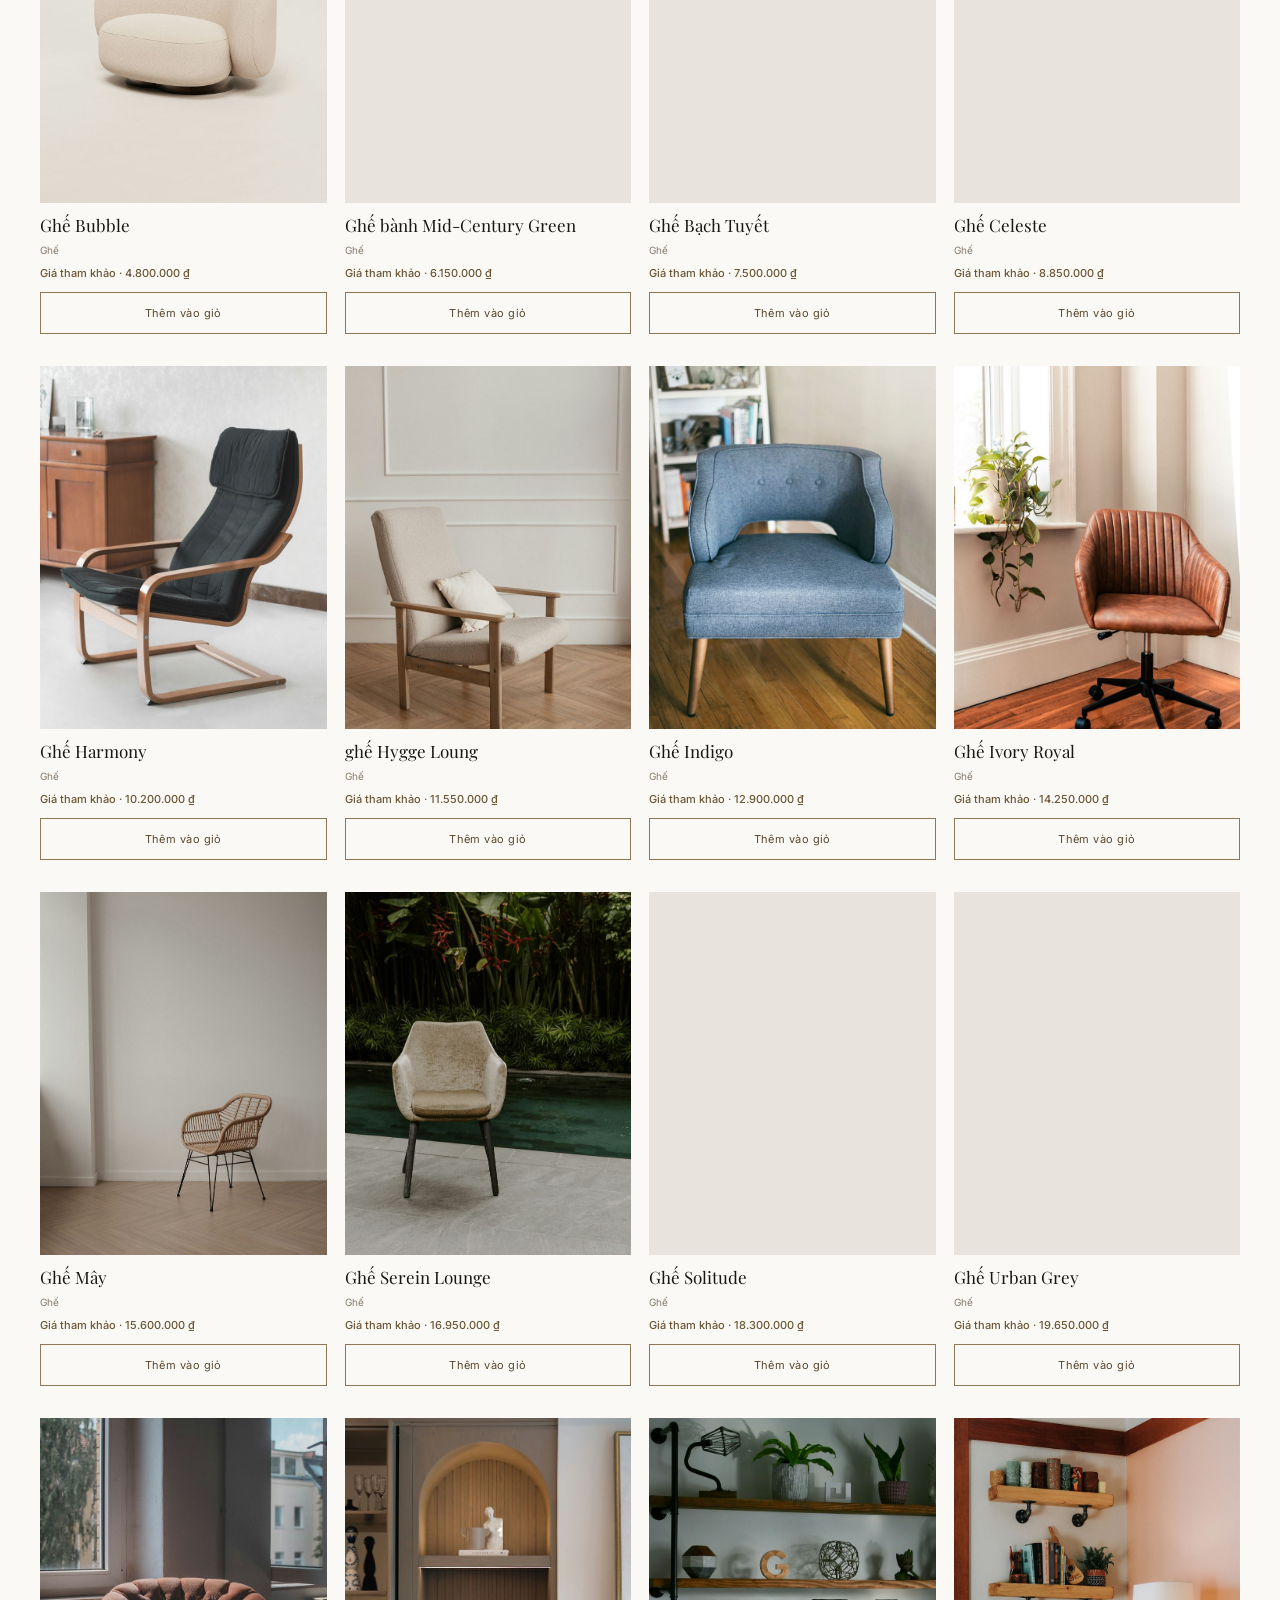
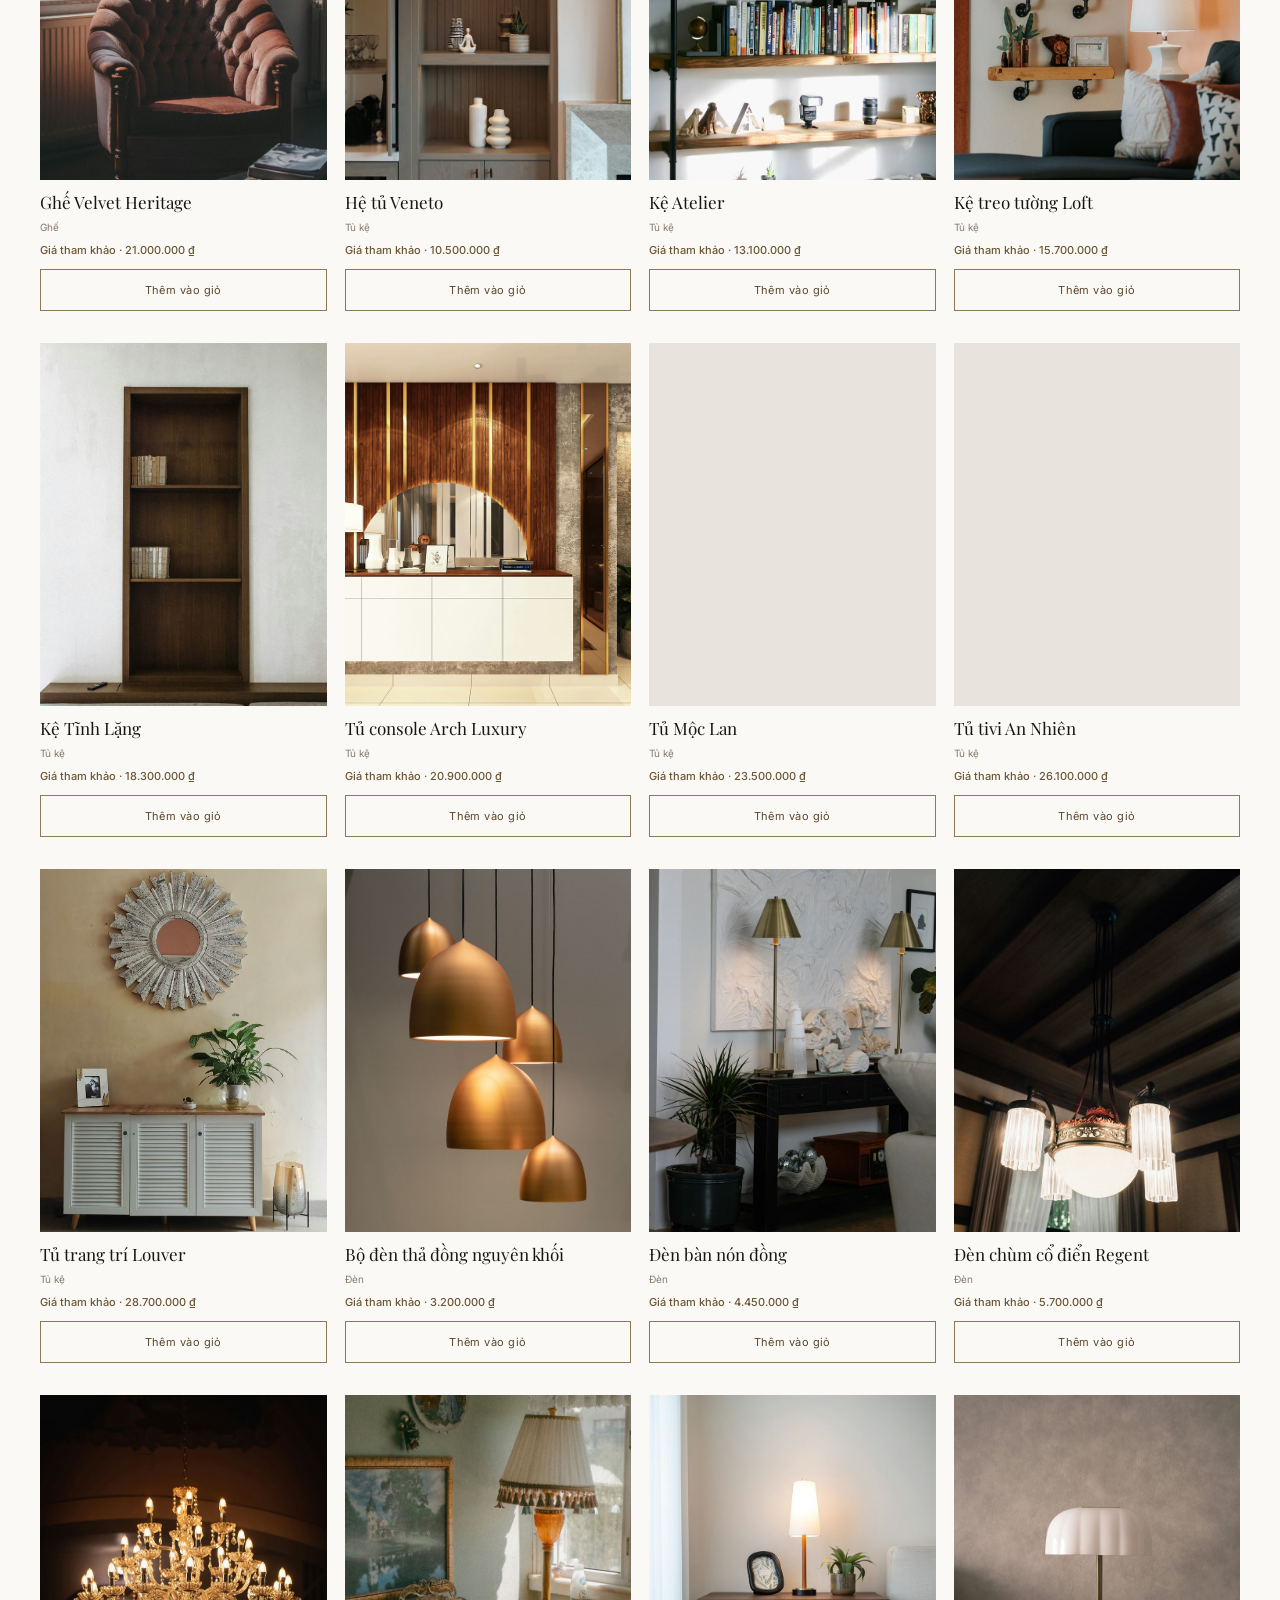
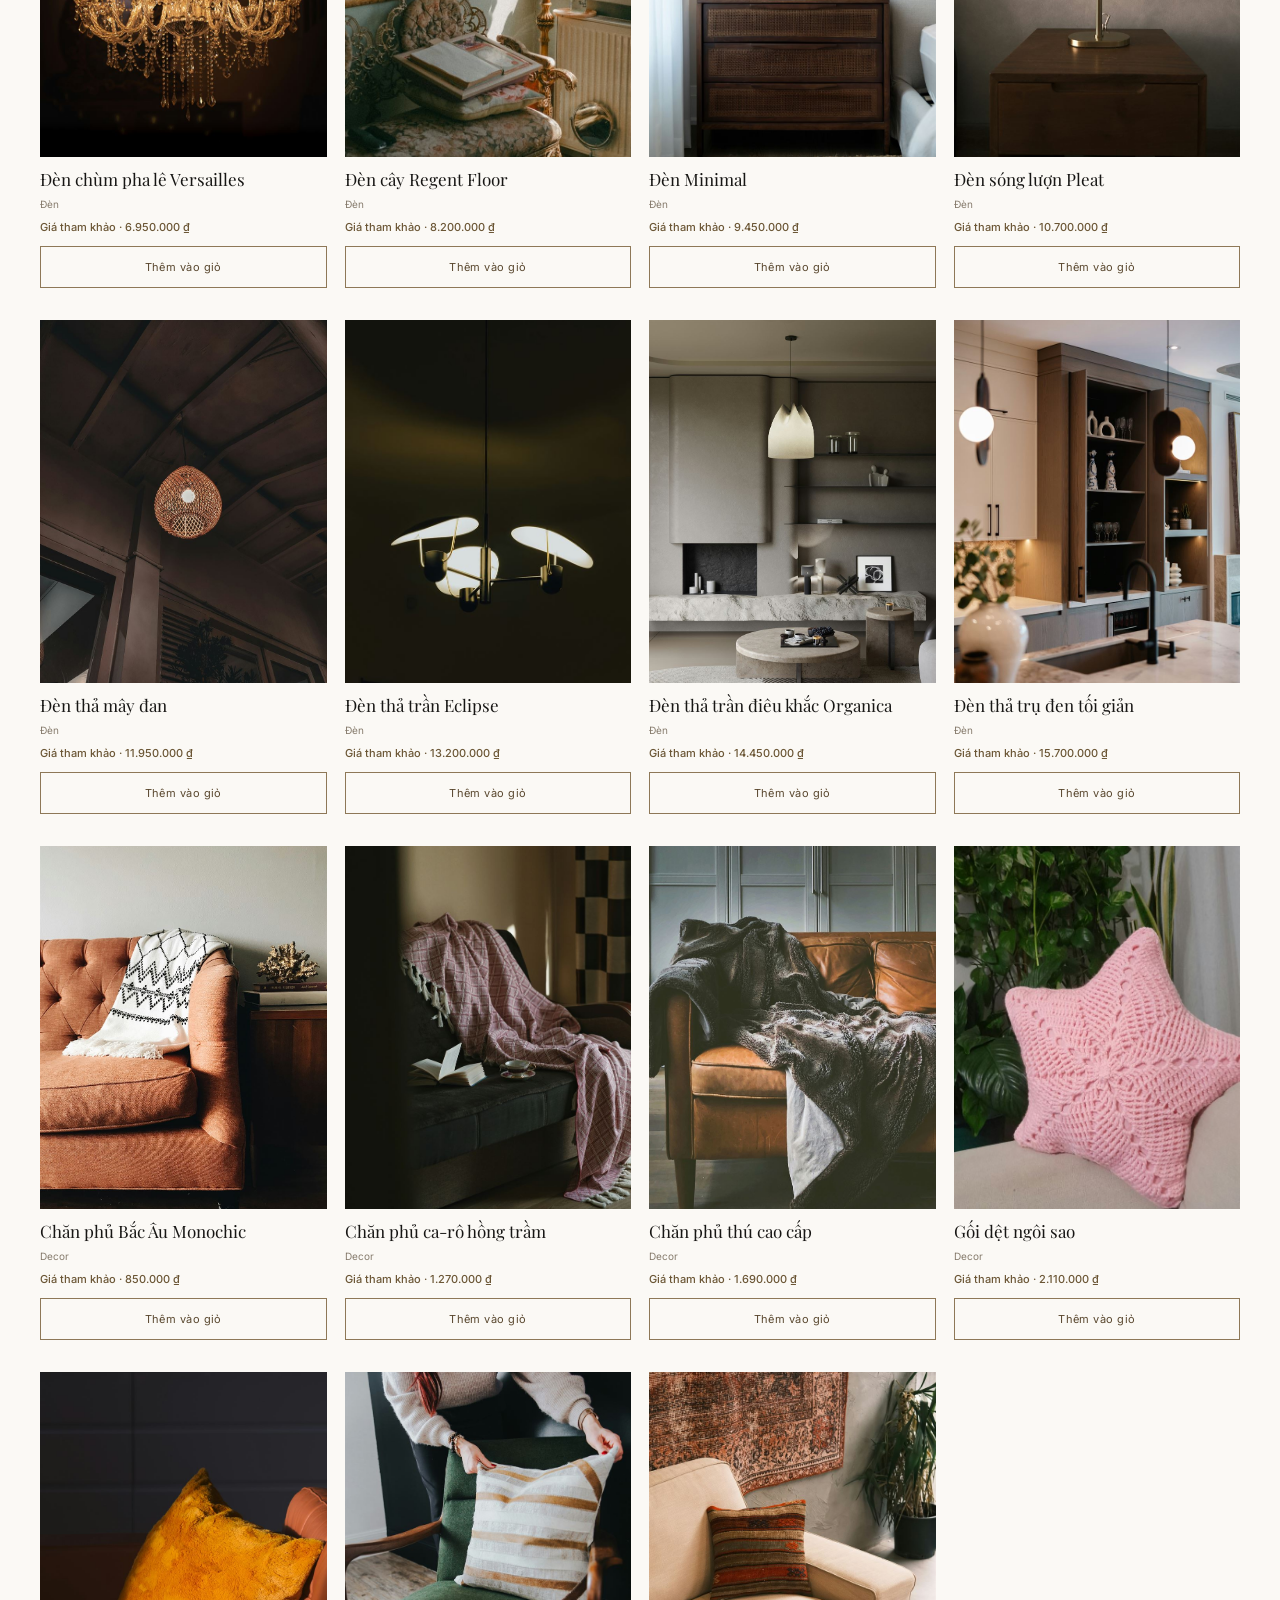
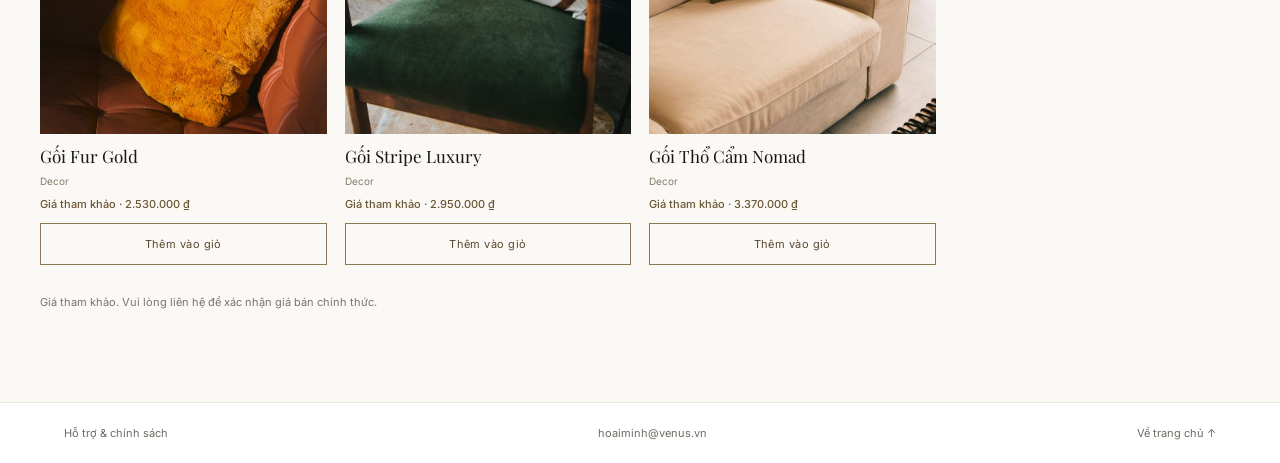
<file: catalog.html>
<!doctype html>
<html lang="vi">
<head>
  <meta charset="utf-8">
  <meta name="viewport" content="width=device-width, initial-scale=1">
  <meta name="description" content="Khám phá và tìm kiếm bộ sưu tập nội thất VENUS.">
  <title>Bộ sưu tập — VENUS</title>
  <link rel="preconnect" href="https://fonts.googleapis.com">
  <link rel="preconnect" href="https://fonts.gstatic.com" crossorigin>
  <link href="https://fonts.googleapis.com/css2?family=Inter:wght@400;500;600&family=Playfair+Display:ital,wght@0,400;0,500;1,400&display=swap" rel="stylesheet">
  <link rel="stylesheet" href="pages.css">
  <script src="catalog-data.js" defer></script>
  <script src="cart.js" defer></script>
  <script src="pages.js" defer></script>
</head>
<body>
  <a class="skip-link" href="#main">Bỏ qua điều hướng</a>
  <header class="page-header"><a class="page-brand" href="index.html">VENUS<span>.</span></a><nav aria-label="Điều hướng"><a href="catalog.html" aria-current="page">Sản phẩm</a><a href="projects.html">Không gian</a><a href="about.html">About us</a><a href="designs.html">Nhà thiết kế</a><a href="contact.html">Liên hệ</a></nav></header>
  <main id="main" class="page-main">
    <p class="page-eyebrow">VENUS COLLECTIONS</p>
    <h1>Bộ sưu tập <em>VENUS</em></h1>
    <p class="page-lead">Tìm cảm hứng cho không gian sống qua những thiết kế được tuyển chọn.</p>
    <section class="catalog-tools" aria-label="Tìm và lọc sản phẩm">
      <label>Tìm sản phẩm<input id="product-search" type="search" placeholder="Tên sản phẩm..." autocomplete="off"></label>
      <label>Danh mục<select id="product-category"><option value="">Tất cả danh mục</option></select></label>
      <label>Sắp xếp<select id="product-sort"><option value="featured">Mặc định</option><option value="name">Tên A–Z</option><option value="category">Danh mục</option></select></label>
    </section>
    <p class="results-count" id="results-count" aria-live="polite"></p>
    <div class="page-product-grid" id="catalog-grid"></div>
    <p class="price-disclaimer">Giá tham khảo. Vui lòng liên hệ để xác nhận giá bán chính thức.</p>
    <p class="empty-state" id="empty-state" hidden>Không tìm thấy sản phẩm phù hợp. Hãy thử từ khóa hoặc danh mục khác.</p>
  </main>
  <footer class="page-footer"><a href="support.html">Hỗ trợ & chính sách</a><a href="mailto:hoaiminh@venus.vn">hoaiminh@venus.vn</a><a href="index.html">Về trang chủ ↑</a></footer>
</body>
</html>
</file>
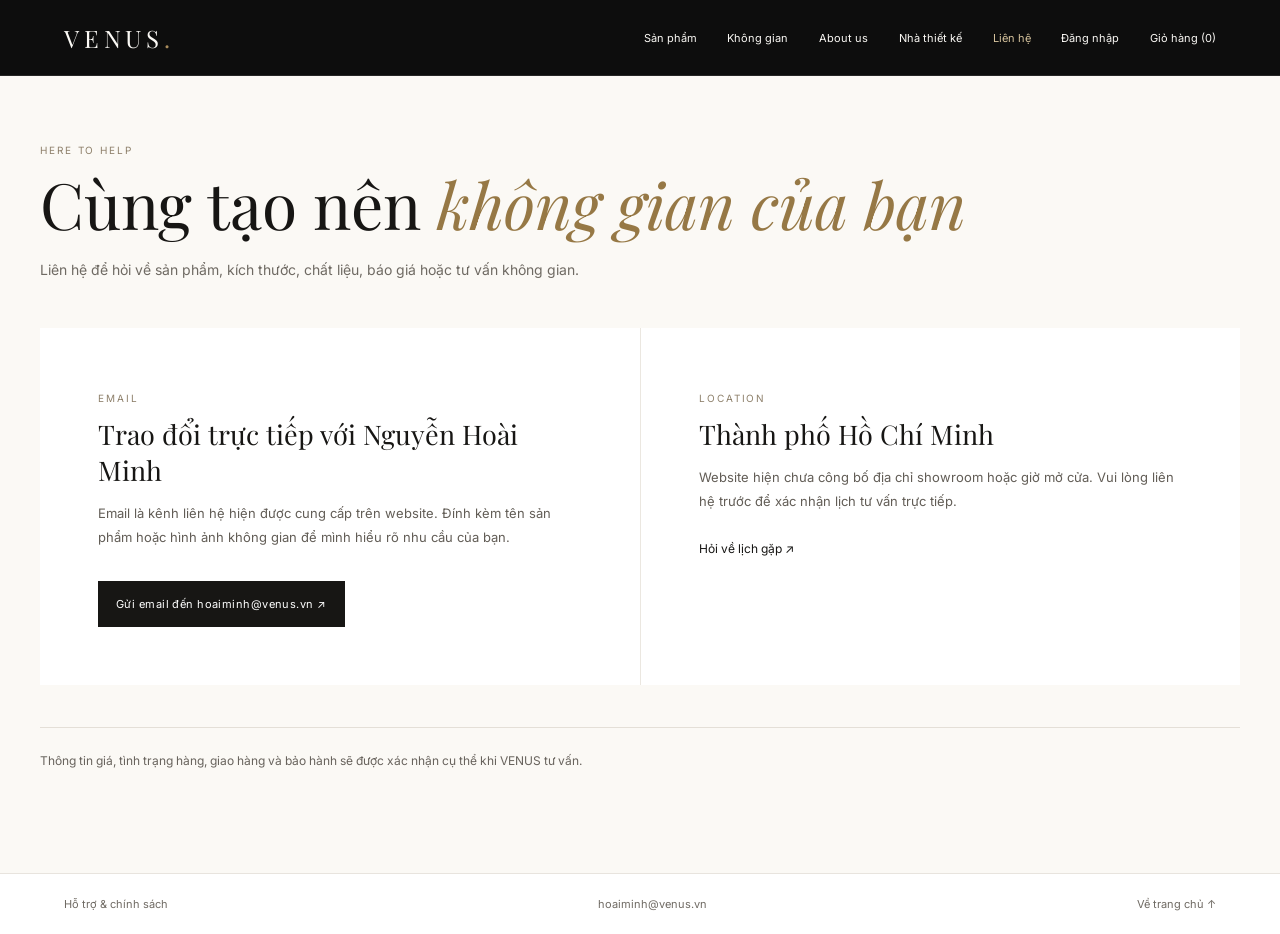
<file: contact.html>
<!doctype html>
<html lang="vi">
<head>
  <meta charset="utf-8">
  <meta name="viewport" content="width=device-width, initial-scale=1">
  <meta name="description" content="Liên hệ VENUS để được tư vấn sản phẩm và không gian sống.">
  <title>Liên hệ — VENUS</title>
  <link rel="preconnect" href="https://fonts.googleapis.com">
  <link rel="preconnect" href="https://fonts.gstatic.com" crossorigin>
  <link href="https://fonts.googleapis.com/css2?family=Inter:wght@400;500;600&family=Playfair+Display:ital,wght@0,400;0,500;1,400&display=swap" rel="stylesheet">
  <link rel="stylesheet" href="pages.css">
  <script src="cart.js" defer></script>
</head>
<body>
  <a class="skip-link" href="#main">Bỏ qua điều hướng</a>
  <header class="page-header"><a class="page-brand" href="index.html">VENUS<span>.</span></a><nav aria-label="Điều hướng"><a href="catalog.html">Sản phẩm</a><a href="projects.html">Không gian</a><a href="about.html">About us</a><a href="designs.html">Nhà thiết kế</a><a href="contact.html" aria-current="page">Liên hệ</a></nav></header>
  <main id="main" class="page-main">
    <p class="page-eyebrow">HERE TO HELP</p>
    <h1>Cùng tạo nên <em>không gian của bạn</em></h1>
    <p class="page-lead">Liên hệ để hỏi về sản phẩm, kích thước, chất liệu, báo giá hoặc tư vấn không gian.</p>
    <section class="contact-panel">
      <div><span class="page-eyebrow">EMAIL</span><h2>Trao đổi trực tiếp với Nguyễn Hoài Minh</h2><p>Email là kênh liên hệ hiện được cung cấp trên website. Đính kèm tên sản phẩm hoặc hình ảnh không gian để mình hiểu rõ nhu cầu của bạn.</p><a class="page-button" href="mailto:hoaiminh@venus.vn?subject=T%C6%B0%20v%E1%BA%A5n%20n%E1%BB%99i%20th%E1%BA%A5t%20VENUS">Gửi email đến hoaiminh@venus.vn ↗</a></div>
      <div><span class="page-eyebrow">LOCATION</span><h2>Thành phố Hồ Chí Minh</h2><p>Website hiện chưa công bố địa chỉ showroom hoặc giờ mở cửa. Vui lòng liên hệ trước để xác nhận lịch tư vấn trực tiếp.</p><a href="mailto:hoaiminh@venus.vn?subject=%C4%90%E1%BA%B7t%20l%E1%BB%8Bch%20t%C6%B0%20v%E1%BA%A5n%20VENUS">Hỏi về lịch gặp ↗</a></div>
    </section>
    <p class="page-contact-note">Thông tin giá, tình trạng hàng, giao hàng và bảo hành sẽ được xác nhận cụ thể khi VENUS tư vấn.</p>
  </main>
  <footer class="page-footer"><a href="support.html">Hỗ trợ & chính sách</a><a href="mailto:hoaiminh@venus.vn">hoaiminh@venus.vn</a><a href="index.html">Về trang chủ ↑</a></footer>
</body>
</html>
</file>
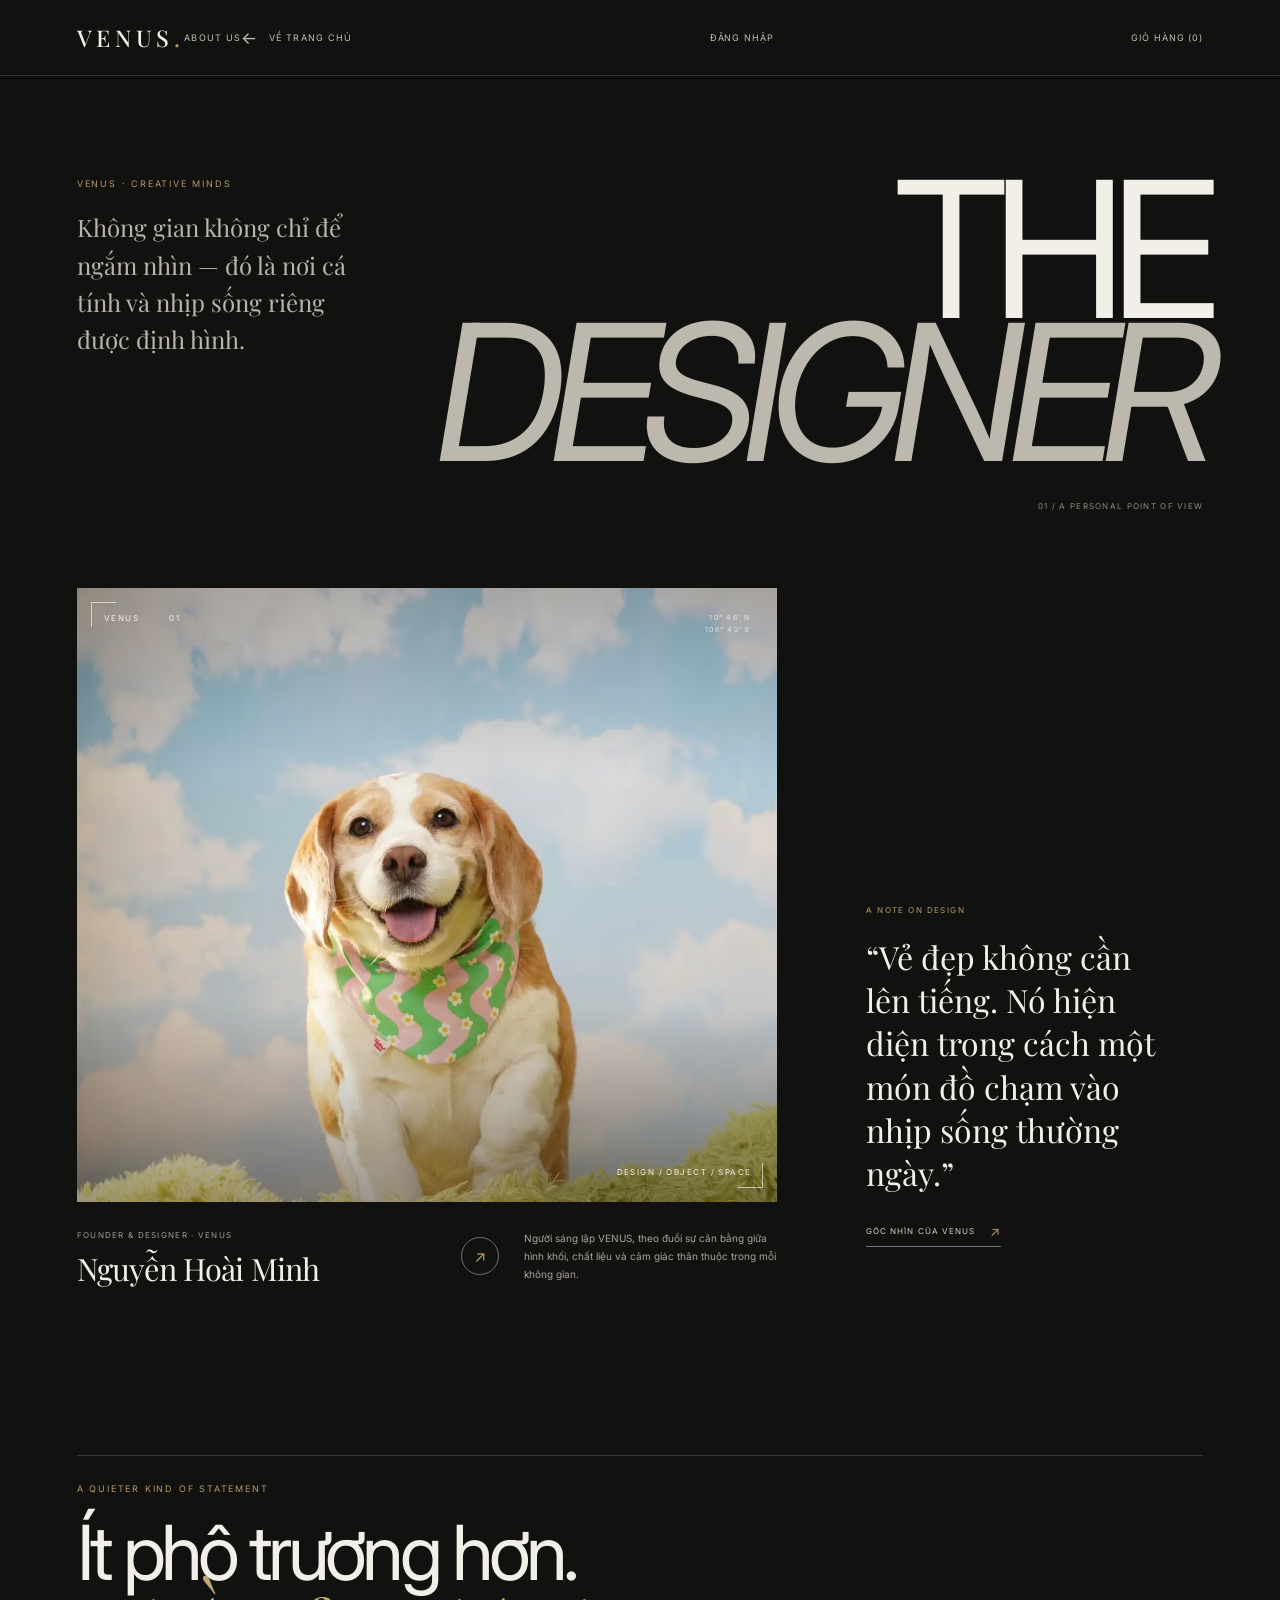
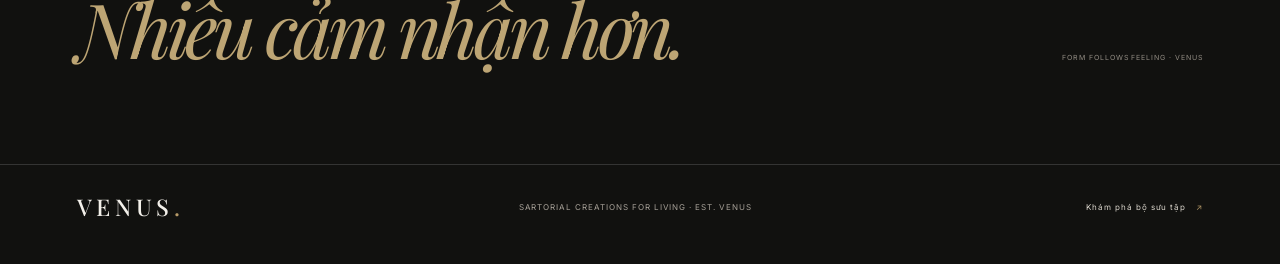
<file: designs.html>
<!doctype html>
<html lang="vi">
<head>
  <meta charset="utf-8">
  <meta name="viewport" content="width=device-width, initial-scale=1">
  <meta name="theme-color" content="#11110f">
  <meta name="description" content="Gặp gỡ nhà thiết kế Nguyễn Hoài Minh của VENUS.">
  <title>Our Designer — VENUS</title>
  <link rel="preconnect" href="https://fonts.googleapis.com">
  <link rel="preconnect" href="https://fonts.gstatic.com" crossorigin>
  <link href="https://fonts.googleapis.com/css2?family=Inter:wght@400;500;600&family=Playfair+Display:ital,wght@0,400;0,500;1,400;1,500&display=swap" rel="stylesheet">
  <link rel="stylesheet" href="designs.css">
  <script src="cart.js" defer></script>
</head>
<body>
  <a class="skip-link" href="#main">Bỏ qua điều hướng</a>
  <header class="design-header">
    <a class="design-brand" href="index.html" aria-label="VENUS — về trang chủ">VENUS<span>.</span></a>
    <a class="back-link" href="about.html">About us</a>
    <a class="back-link" href="index.html"><span aria-hidden="true">←</span> Về trang chủ</a>
  </header>

  <main id="main" class="design-main">
    <div class="design-page-heading">
      <div class="design-heading-copy">
        <span class="design-eyebrow">VENUS · CREATIVE MINDS</span>
        <p class="design-intro">Không gian không chỉ để ngắm nhìn — đó là nơi cá tính và nhịp sống riêng được định hình.</p>
      </div>
      <h1>THE<br><em>DESIGNER</em></h1>
      <span class="design-heading-index">01 / A PERSONAL POINT OF VIEW</span>
    </div>

    <section class="designer-feature" aria-label="Nhà thiết kế VENUS">
      <article class="designer-card">
        <div class="designer-portrait">
          <img class="portrait-photo" src="images/nhm.jpeg" alt="Ảnh designer Nguyễn Hoài Minh" fetchpriority="high">
          <span class="portrait-index">VENUS <i>—</i> 01</span>
          <span class="portrait-caption" aria-hidden="true">DESIGN / OBJECT / SPACE</span>
          <span class="portrait-coordinate" aria-hidden="true">10° 46' N<br>106° 42' E</span>
          <span class="portrait-frame-mark portrait-frame-mark-top" aria-hidden="true"></span>
          <span class="portrait-frame-mark portrait-frame-mark-bottom" aria-hidden="true"></span>
        </div>
        <div class="designer-caption">
          <div class="designer-details">
            <div>
              <span class="designer-role">FOUNDER & DESIGNER · VENUS</span>
              <h2>Nguyễn Hoài Minh</h2>
            </div>
            <a class="designer-contact" href="mailto:hoaiminh@venus.vn?subject=T%C3%ACm%20hi%E1%BB%83u%20v%E1%BB%81%20nh%C3%A0%20thi%E1%BA%BFt%20k%E1%BA%BF%20VENUS" aria-label="Liên hệ VENUS về nhà thiết kế Nguyễn Hoài Minh">↗</a>
          </div>
          <p>Người sáng lập VENUS, theo đuổi sự cân bằng giữa hình khối, chất liệu và cảm giác thân thuộc trong mỗi không gian.</p>
        </div>
      </article>
      <div class="designer-side-note">
        <span class="designer-side-index">A NOTE ON DESIGN</span>
        <p>“Vẻ đẹp không cần lên tiếng. Nó hiện diện trong cách một món đồ chạm vào nhịp sống thường ngày.”</p>
        <a href="about.html">Góc nhìn của VENUS <span aria-hidden="true">↗</span></a>
      </div>
    </section>

    <section class="design-principles" aria-label="Tinh thần thiết kế VENUS">
      <span class="design-eyebrow">A QUIETER KIND OF STATEMENT</span>
      <p>Ít phô trương hơn.<br><em>Nhiều cảm nhận hơn.</em></p>
      <span class="design-principle-index">FORM FOLLOWS FEELING · VENUS</span>
    </section>
  </main>

  <footer class="design-footer">
    <a class="design-footer-brand" href="index.html">VENUS<span>.</span></a>
    <span>SARTORIAL CREATIONS FOR LIVING · EST. VENUS</span>
    <a href="index.html#collection">Khám phá bộ sưu tập <span aria-hidden="true">↗</span></a>
  </footer>
</body>
</html>
</file>
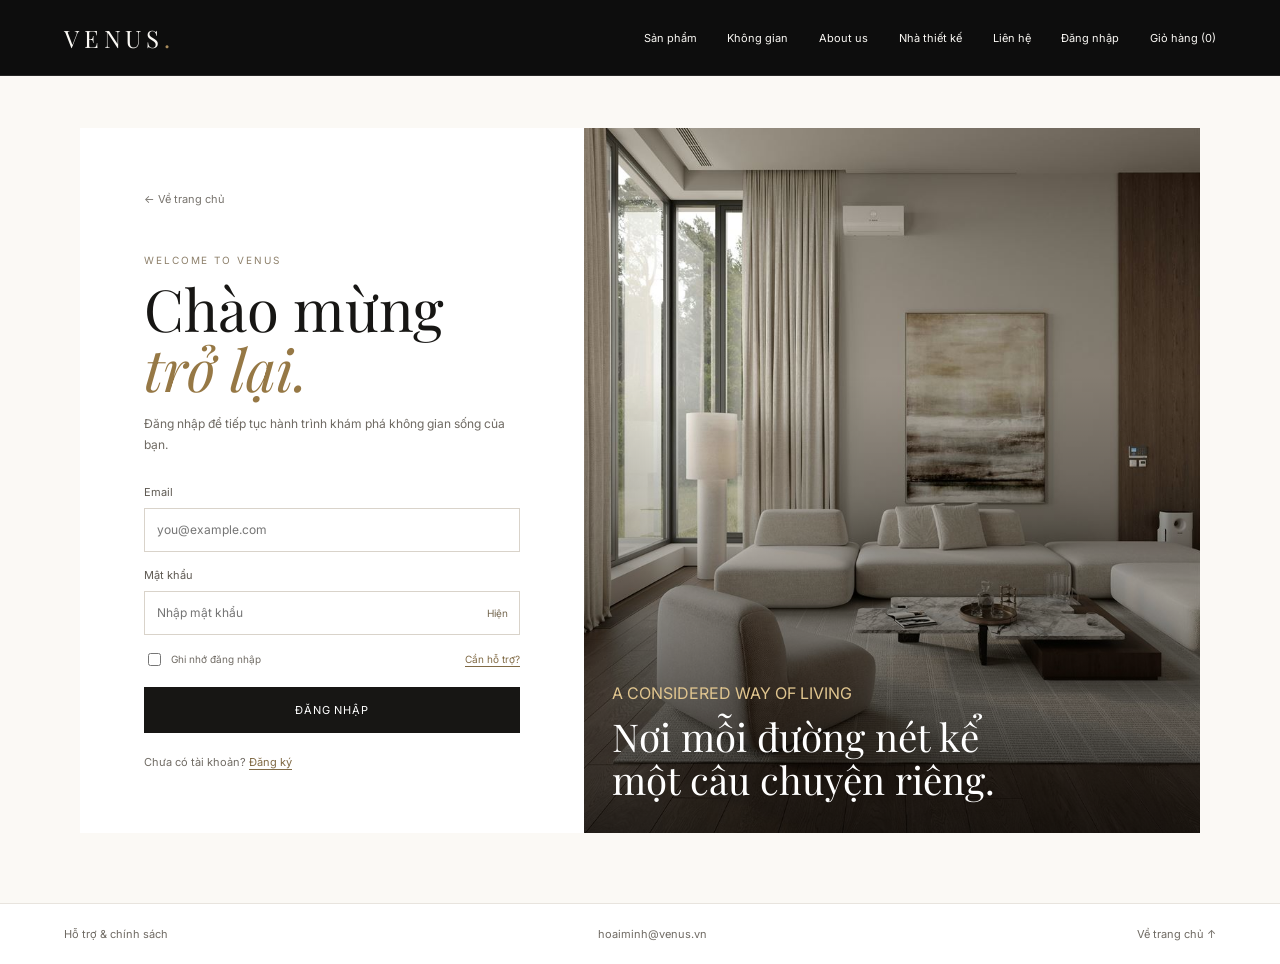
<file: login.html>
<!doctype html>
<html lang="vi">
<head>
  <meta charset="utf-8">
  <meta name="viewport" content="width=device-width, initial-scale=1">
  <meta name="description" content="Đăng nhập tài khoản VENUS.">
  <title>Đăng nhập — VENUS</title>
  <link rel="preconnect" href="https://fonts.googleapis.com">
  <link rel="preconnect" href="https://fonts.gstatic.com" crossorigin>
  <link href="https://fonts.googleapis.com/css2?family=Inter:wght@400;500;600&family=Playfair+Display:ital,wght@0,400;0,500;1,400&display=swap" rel="stylesheet">
  <link rel="stylesheet" href="pages.css">
  <script src="cart.js" defer></script>
  <script src="login.js" defer></script>
</head>
<body>
  <a class="skip-link" href="#main">Bỏ qua điều hướng</a>
  <header class="page-header">
    <a class="page-brand" href="index.html">VENUS<span>.</span></a>
    <nav aria-label="Điều hướng">
      <a href="catalog.html">Sản phẩm</a>
      <a href="projects.html">Không gian</a>
      <a href="about.html">About us</a>
      <a href="designs.html">Nhà thiết kế</a>
      <a href="contact.html">Liên hệ</a>
    </nav>
  </header>
  <main id="main" class="login-main">
    <section class="login-card" aria-labelledby="login-title">
      <a class="login-back-link" href="index.html">← Về trang chủ</a>
      <p class="page-eyebrow">WELCOME TO VENUS</p>
      <h1 id="login-title">Chào mừng<br><em>trở lại.</em></h1>
      <p class="login-intro">Đăng nhập để tiếp tục hành trình khám phá không gian sống của bạn.</p>
      <form id="login-form">
        <label for="login-email">Email</label>
        <input id="login-email" name="email" type="email" autocomplete="username" placeholder="you@example.com" required>
        <label for="login-password">Mật khẩu</label>
        <div class="login-password-field">
          <input id="login-password" name="password" type="password" autocomplete="current-password" placeholder="Nhập mật khẩu" required>
          <button id="toggle-password" type="button" aria-label="Hiện mật khẩu" aria-pressed="false">Hiện</button>
        </div>
        <div class="login-options">
          <label><input type="checkbox" name="remember"> Ghi nhớ đăng nhập</label>
          <a href="contact.html">Cần hỗ trợ?</a>
        </div>
        <button class="login-submit" type="submit">Đăng nhập</button>
        <p id="login-status" class="login-status" role="status" aria-live="polite"></p>
      </form>
      <p class="login-register">Chưa có tài khoản? <a href="register.html">Đăng ký</a></p>
    </section>
    <aside class="login-visual" aria-label="Không gian sống VENUS">
      <img src="images/optimized/room-living.jpg" alt="Không gian phòng khách thanh lịch với nội thất VENUS">
      <div>
        <span class="about-kicker">A CONSIDERED WAY OF LIVING</span>
        <p>Nơi mỗi đường nét kể một câu chuyện riêng.</p>
      </div>
    </aside>
  </main>
  <footer class="page-footer"><a href="support.html">Hỗ trợ & chính sách</a><a href="mailto:hoaiminh@venus.vn">hoaiminh@venus.vn</a><a href="index.html">Về trang chủ ↑</a></footer>
</body>
</html>
</file>
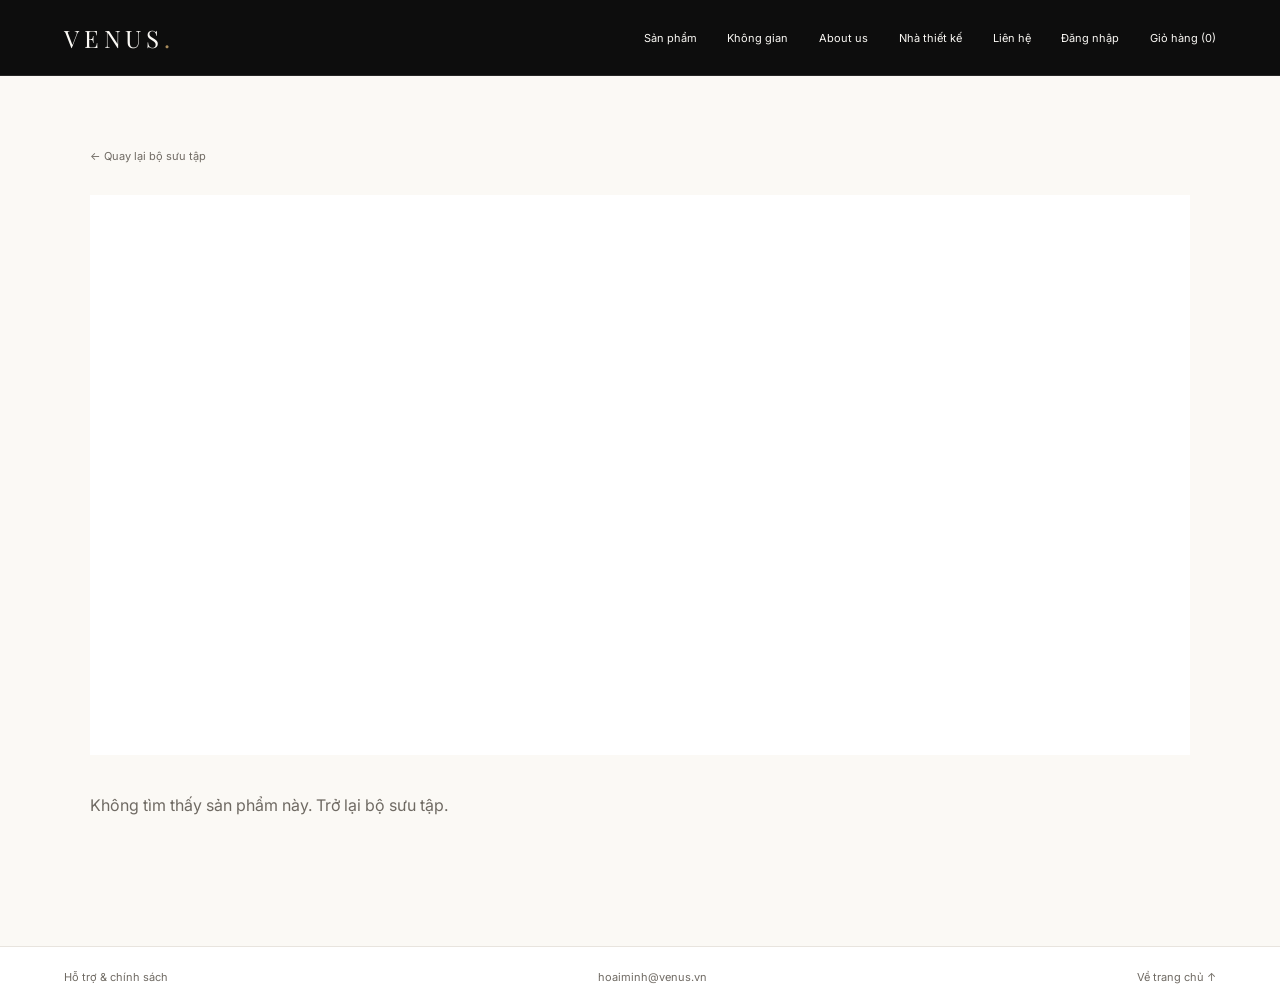
<file: product.html>
<!doctype html>
<html lang="vi">
<head>
  <meta charset="utf-8">
  <meta name="viewport" content="width=device-width, initial-scale=1">
  <meta name="description" content="Thông tin sản phẩm và liên hệ tư vấn cùng VENUS.">
  <title>Chi tiết sản phẩm — VENUS</title>
  <link rel="preconnect" href="https://fonts.googleapis.com">
  <link rel="preconnect" href="https://fonts.gstatic.com" crossorigin>
  <link href="https://fonts.googleapis.com/css2?family=Inter:wght@400;500;600&family=Playfair+Display:ital,wght@0,400;0,500;1,400&display=swap" rel="stylesheet">
  <link rel="stylesheet" href="pages.css">
  <script src="catalog-data.js" defer></script>
  <script src="cart.js" defer></script>
  <script src="pages.js" defer></script>
</head>
<body>
  <a class="skip-link" href="#main">Bỏ qua điều hướng</a>
  <header class="page-header"><a class="page-brand" href="index.html">VENUS<span>.</span></a><nav aria-label="Điều hướng"><a href="catalog.html">Sản phẩm</a><a href="projects.html">Không gian</a><a href="about.html">About us</a><a href="designs.html">Nhà thiết kế</a><a href="contact.html">Liên hệ</a></nav></header>
  <main id="main" class="page-main product-page">
    <a class="back-to-home" href="catalog.html">← Quay lại bộ sưu tập</a>
    <section id="product-content" class="product-detail-page"></section>
    <p id="product-not-found" class="empty-state" hidden>Không tìm thấy sản phẩm này. <a href="catalog.html">Trở lại bộ sưu tập</a>.</p>
  </main>
  <footer class="page-footer"><a href="support.html">Hỗ trợ & chính sách</a><a href="mailto:hoaiminh@venus.vn">hoaiminh@venus.vn</a><a href="index.html">Về trang chủ ↑</a></footer>
</body>
</html>
</file>
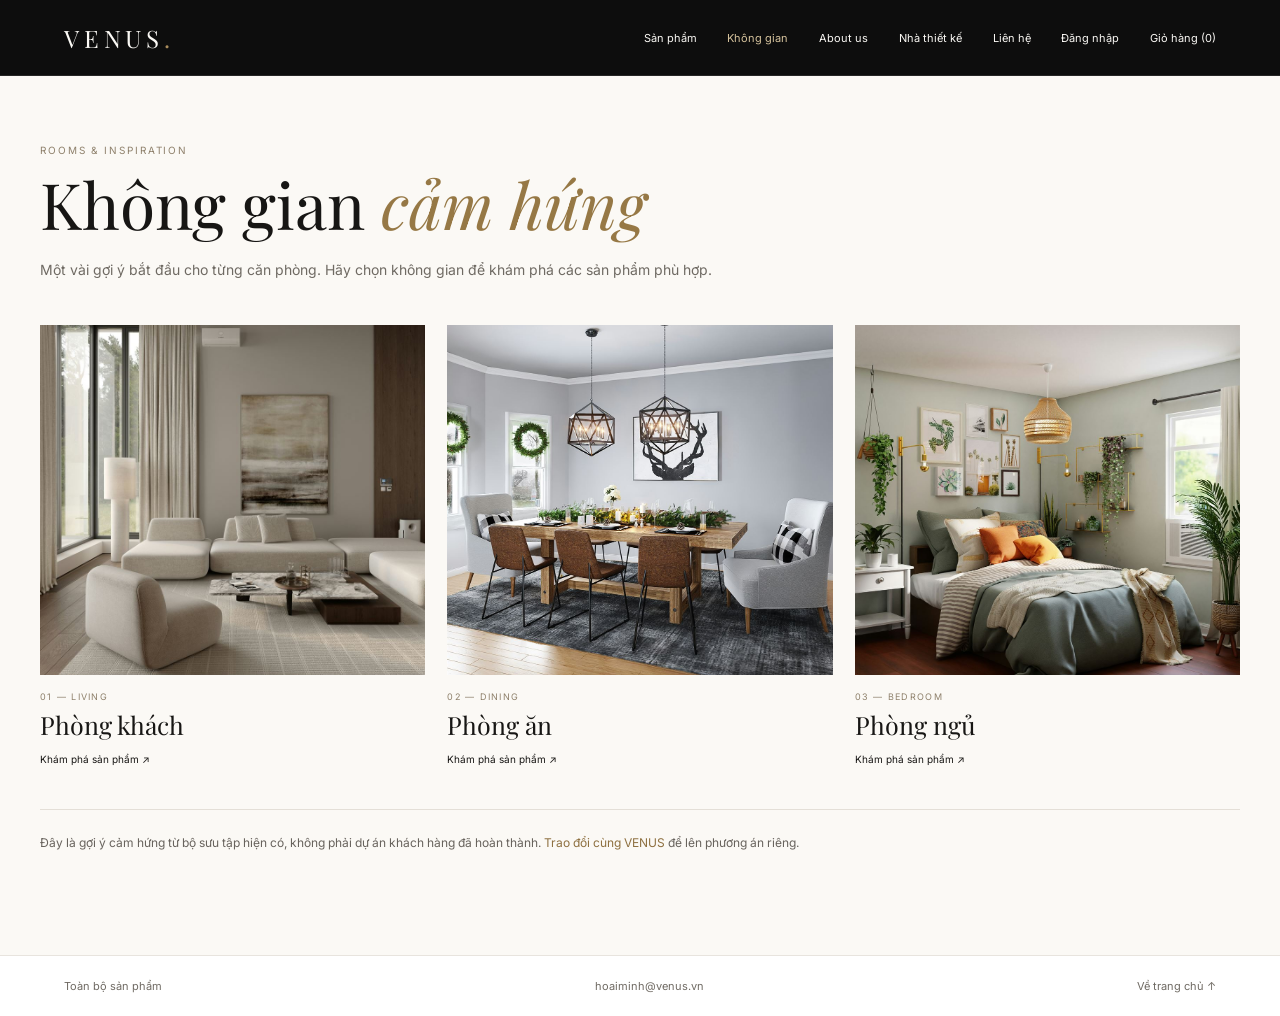
<file: projects.html>
<!doctype html>
<html lang="vi">
<head>
  <meta charset="utf-8">
  <meta name="viewport" content="width=device-width, initial-scale=1">
  <meta name="description" content="Gợi ý phối hợp nội thất VENUS theo từng không gian sống.">
  <title>Không gian cảm hứng — VENUS</title>
  <link rel="preconnect" href="https://fonts.googleapis.com">
  <link rel="preconnect" href="https://fonts.gstatic.com" crossorigin>
  <link href="https://fonts.googleapis.com/css2?family=Inter:wght@400;500;600&family=Playfair+Display:ital,wght@0,400;0,500;1,400&display=swap" rel="stylesheet">
  <link rel="stylesheet" href="pages.css">
  <script src="cart.js" defer></script>
</head>
<body>
  <a class="skip-link" href="#main">Bỏ qua điều hướng</a>
  <header class="page-header"><a class="page-brand" href="index.html">VENUS<span>.</span></a><nav aria-label="Điều hướng"><a href="catalog.html">Sản phẩm</a><a href="projects.html" aria-current="page">Không gian</a><a href="about.html">About us</a><a href="designs.html">Nhà thiết kế</a><a href="contact.html">Liên hệ</a></nav></header>
  <main id="main" class="page-main">
    <p class="page-eyebrow">ROOMS & INSPIRATION</p>
    <h1>Không gian <em>cảm hứng</em></h1>
    <p class="page-lead">Một vài gợi ý bắt đầu cho từng căn phòng. Hãy chọn không gian để khám phá các sản phẩm phù hợp.</p>
    <div class="room-cards">
      <a class="room-card" href="shop-by-room.html?room=living"><img src="images/optimized/room-living.jpg" alt="Gợi ý không gian phòng khách" loading="lazy"><span>01 — LIVING</span><h2>Phòng khách</h2><b>Khám phá sản phẩm ↗</b></a>
      <a class="room-card" href="shop-by-room.html?room=dining"><img src="images/optimized/room-dining.jpg" alt="Gợi ý không gian phòng ăn" loading="lazy"><span>02 — DINING</span><h2>Phòng ăn</h2><b>Khám phá sản phẩm ↗</b></a>
      <a class="room-card" href="shop-by-room.html?room=bedroom"><img src="images/optimized/room-bedroom.jpg" alt="Gợi ý không gian phòng ngủ" loading="lazy"><span>03 — BEDROOM</span><h2>Phòng ngủ</h2><b>Khám phá sản phẩm ↗</b></a>
    </div>
    <p class="page-contact-note">Đây là gợi ý cảm hứng từ bộ sưu tập hiện có, không phải dự án khách hàng đã hoàn thành. <a href="contact.html">Trao đổi cùng VENUS</a> để lên phương án riêng.</p>
  </main>
  <footer class="page-footer"><a href="catalog.html">Toàn bộ sản phẩm</a><a href="mailto:hoaiminh@venus.vn">hoaiminh@venus.vn</a><a href="index.html">Về trang chủ ↑</a></footer>
</body>
</html>
</file>
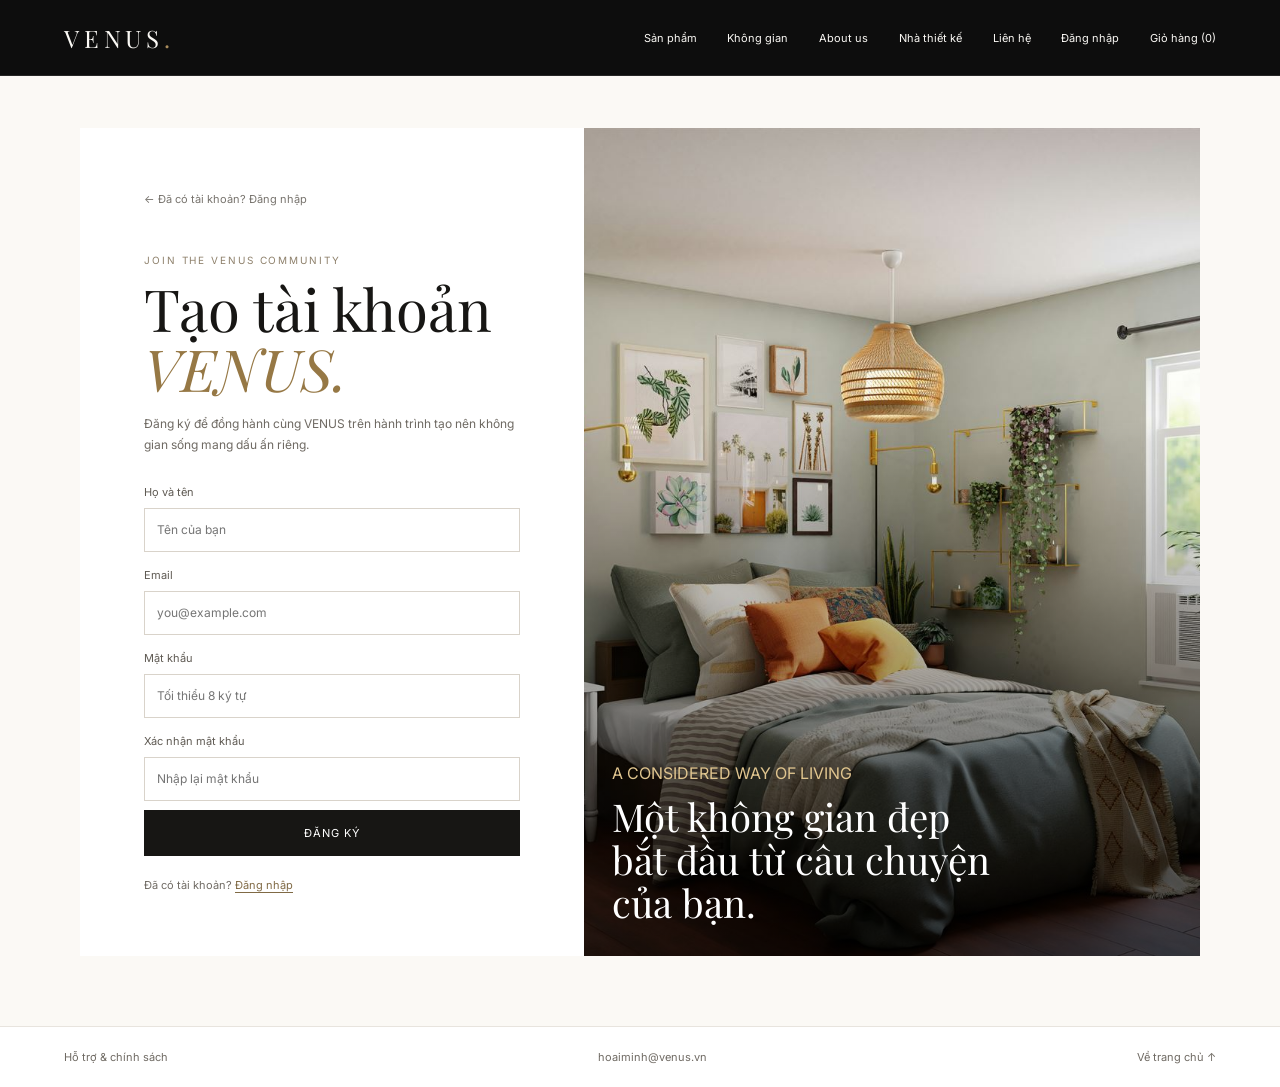
<file: register.html>
<!doctype html>
<html lang="vi">
<head>
  <meta charset="utf-8">
  <meta name="viewport" content="width=device-width, initial-scale=1">
  <meta name="description" content="Đăng ký tài khoản VENUS.">
  <title>Đăng ký — VENUS</title>
  <link rel="preconnect" href="https://fonts.googleapis.com">
  <link rel="preconnect" href="https://fonts.gstatic.com" crossorigin>
  <link href="https://fonts.googleapis.com/css2?family=Inter:wght@400;500;600&family=Playfair+Display:ital,wght@0,400;0,500;1,400&display=swap" rel="stylesheet">
  <link rel="stylesheet" href="pages.css">
  <script src="cart.js" defer></script>
  <script src="register.js" defer></script>
</head>
<body>
  <a class="skip-link" href="#main">Bỏ qua điều hướng</a>
  <header class="page-header">
    <a class="page-brand" href="index.html">VENUS<span>.</span></a>
    <nav aria-label="Điều hướng">
      <a href="catalog.html">Sản phẩm</a>
      <a href="projects.html">Không gian</a>
      <a href="about.html">About us</a>
      <a href="designs.html">Nhà thiết kế</a>
      <a href="contact.html">Liên hệ</a>
    </nav>
  </header>
  <main id="main" class="login-main">
    <section class="login-card" aria-labelledby="register-title">
      <a class="login-back-link" href="login.html">← Đã có tài khoản? Đăng nhập</a>
      <p class="page-eyebrow">JOIN THE VENUS COMMUNITY</p>
      <h1 id="register-title">Tạo tài khoản<br><em>VENUS.</em></h1>
      <p class="login-intro">Đăng ký để đồng hành cùng VENUS trên hành trình tạo nên không gian sống mang dấu ấn riêng.</p>
      <form id="register-form">
        <label for="register-name">Họ và tên</label>
        <input id="register-name" name="name" type="text" autocomplete="name" placeholder="Tên của bạn" required maxlength="100">
        <label for="register-email">Email</label>
        <input id="register-email" name="email" type="email" autocomplete="email" placeholder="you@example.com" required maxlength="150">
        <label for="register-password">Mật khẩu</label>
        <input id="register-password" name="password" type="password" autocomplete="new-password" placeholder="Tối thiểu 8 ký tự" minlength="8" required>
        <label for="register-password-confirm">Xác nhận mật khẩu</label>
        <input id="register-password-confirm" name="password-confirm" type="password" autocomplete="new-password" placeholder="Nhập lại mật khẩu" minlength="8" required>
        <button class="login-submit" type="submit">Đăng ký</button>
        <p id="register-status" class="login-status" role="status" aria-live="polite"></p>
      </form>
      <p class="login-register">Đã có tài khoản? <a href="login.html">Đăng nhập</a></p>
    </section>
    <aside class="login-visual" aria-label="Không gian sống VENUS">
      <img src="images/optimized/room-bedroom.jpg" alt="Không gian phòng ngủ thư thái với nội thất VENUS">
      <div>
        <span class="about-kicker">A CONSIDERED WAY OF LIVING</span>
        <p>Một không gian đẹp bắt đầu từ câu chuyện của bạn.</p>
      </div>
    </aside>
  </main>
  <footer class="page-footer"><a href="support.html">Hỗ trợ & chính sách</a><a href="mailto:hoaiminh@venus.vn">hoaiminh@venus.vn</a><a href="index.html">Về trang chủ ↑</a></footer>
</body>
</html>
</file>
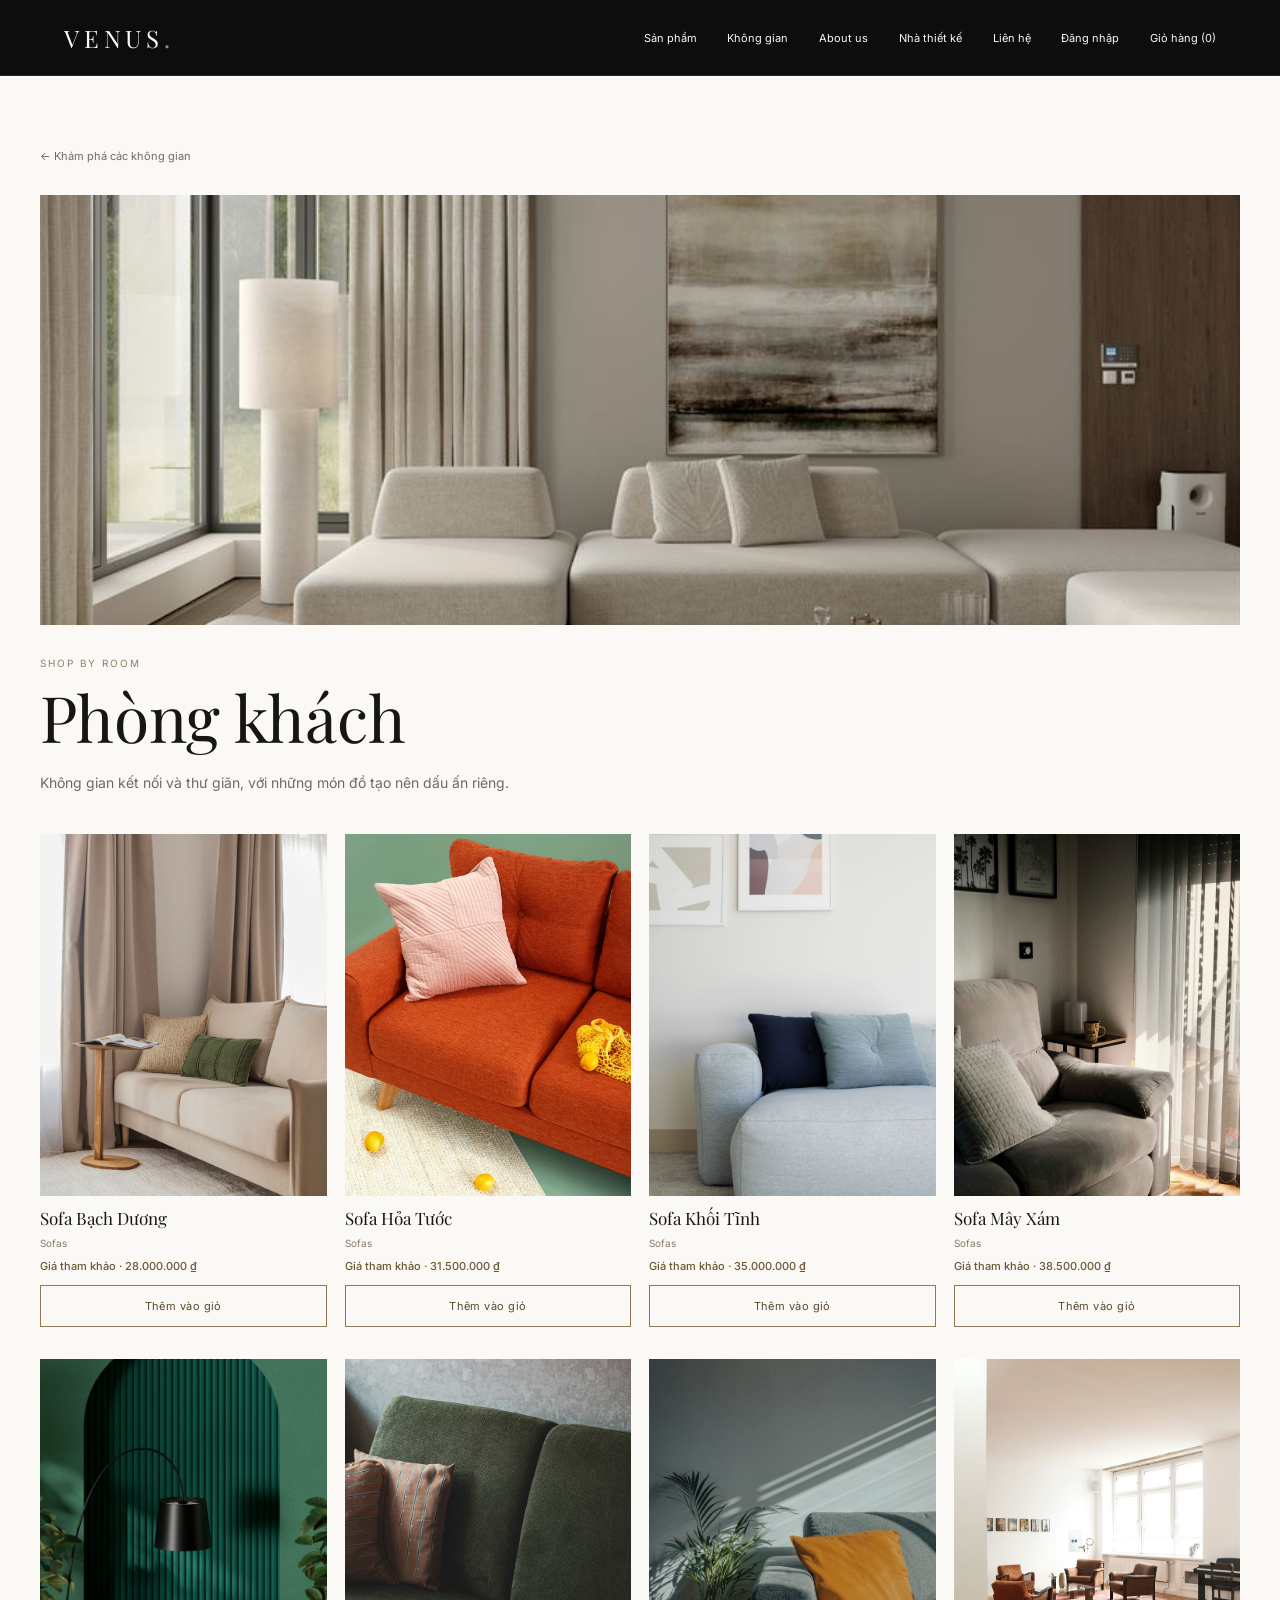
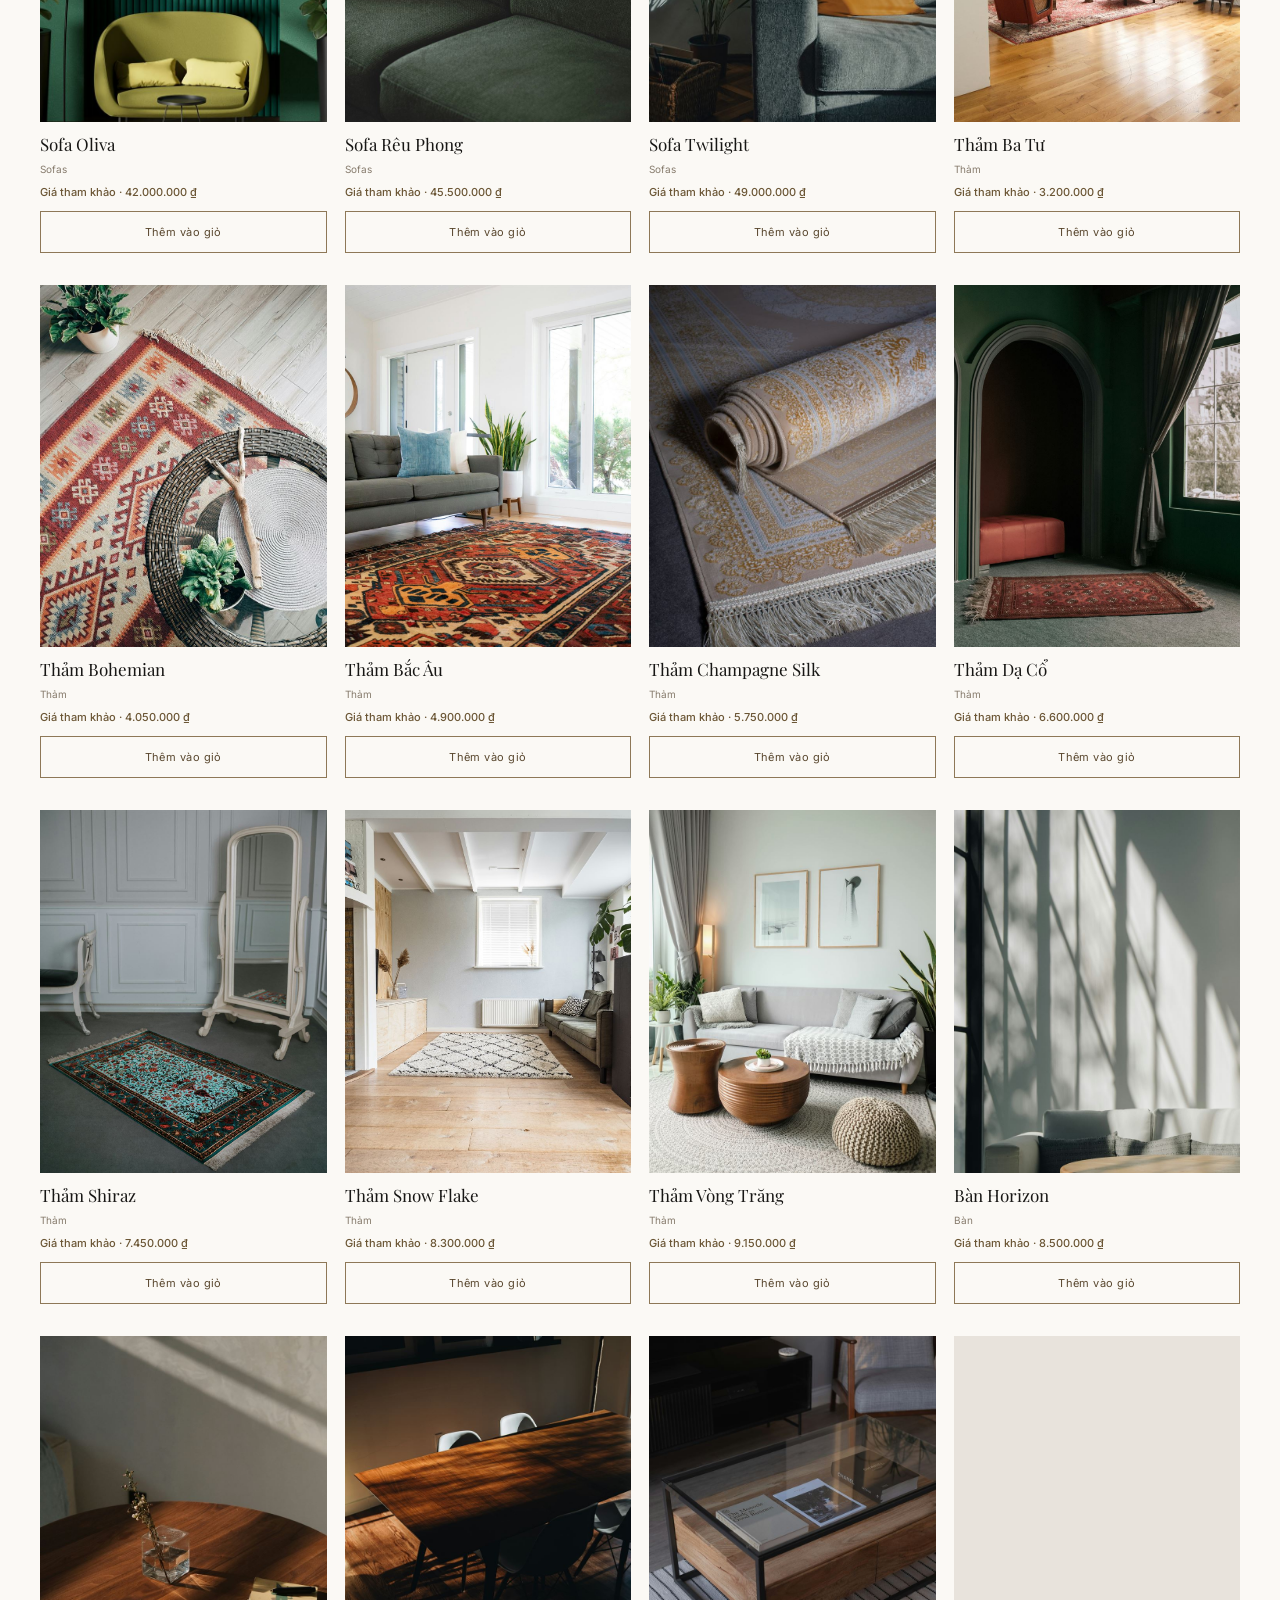
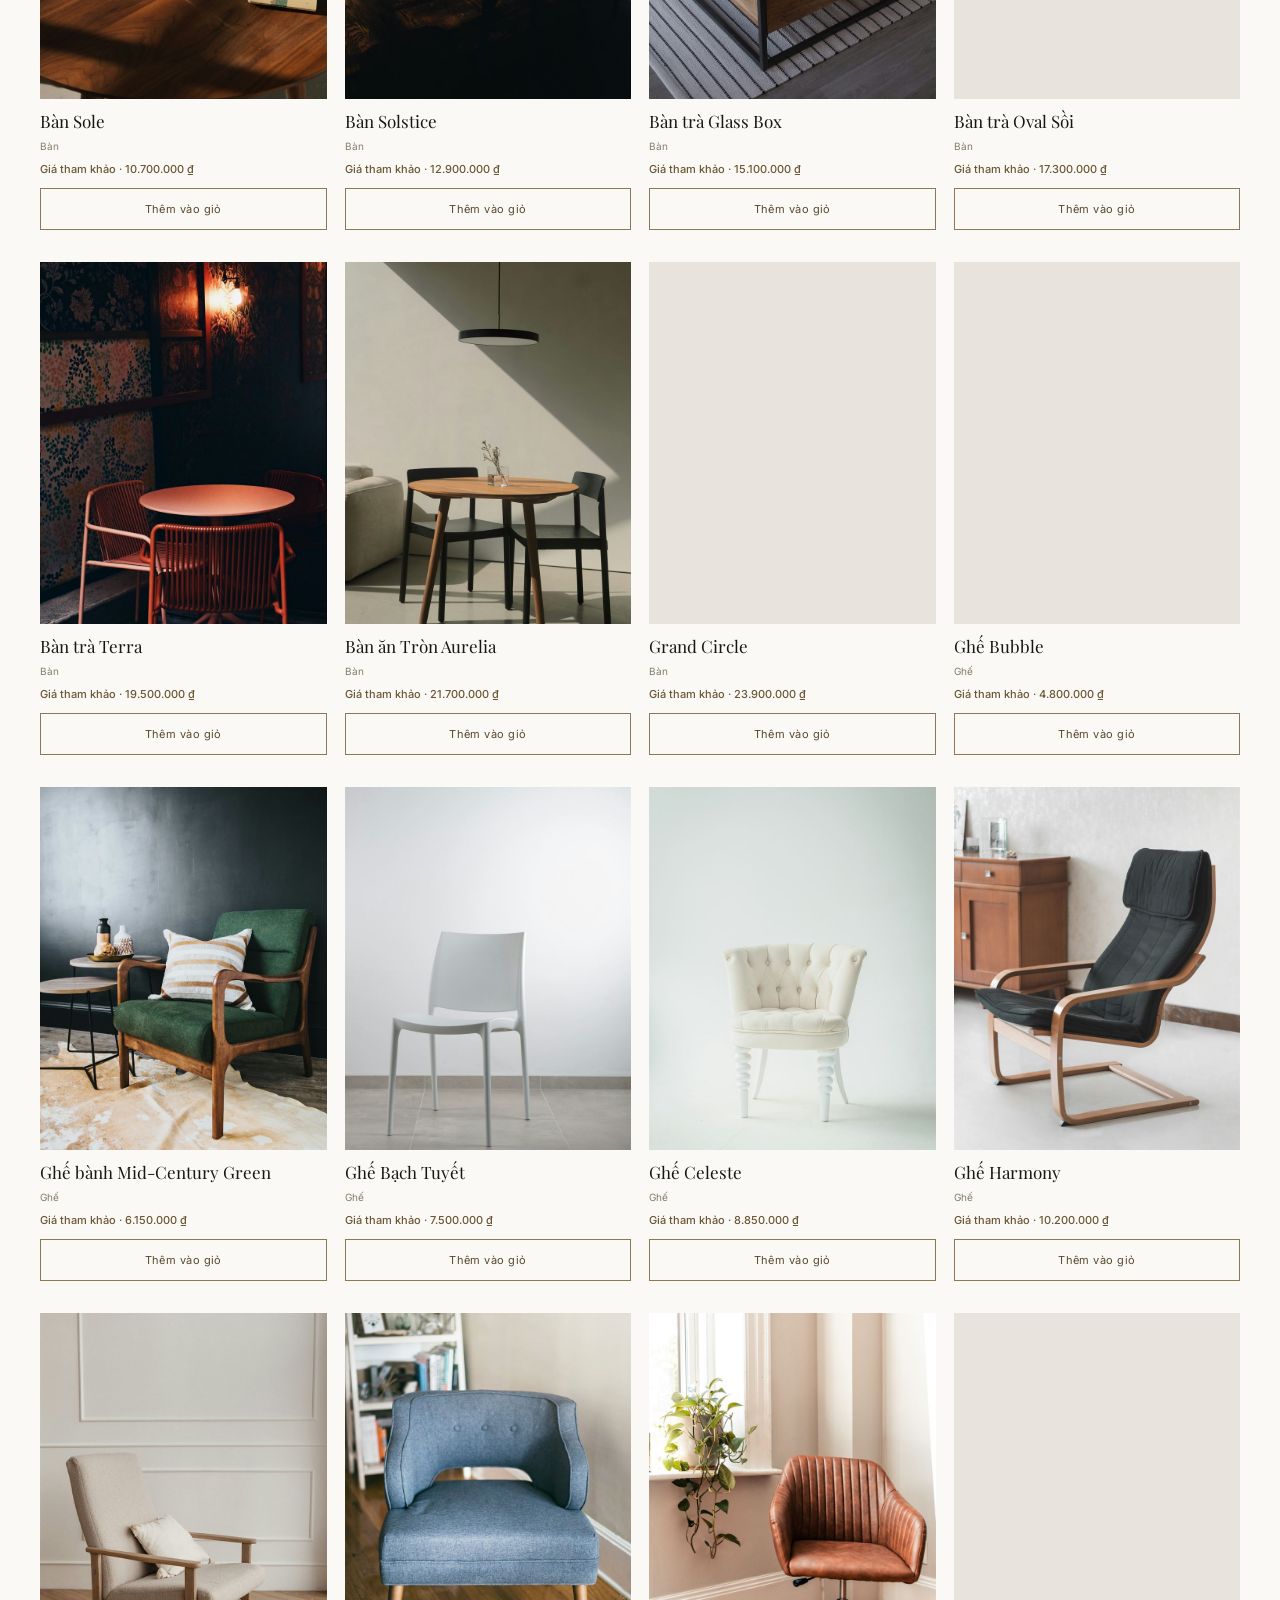
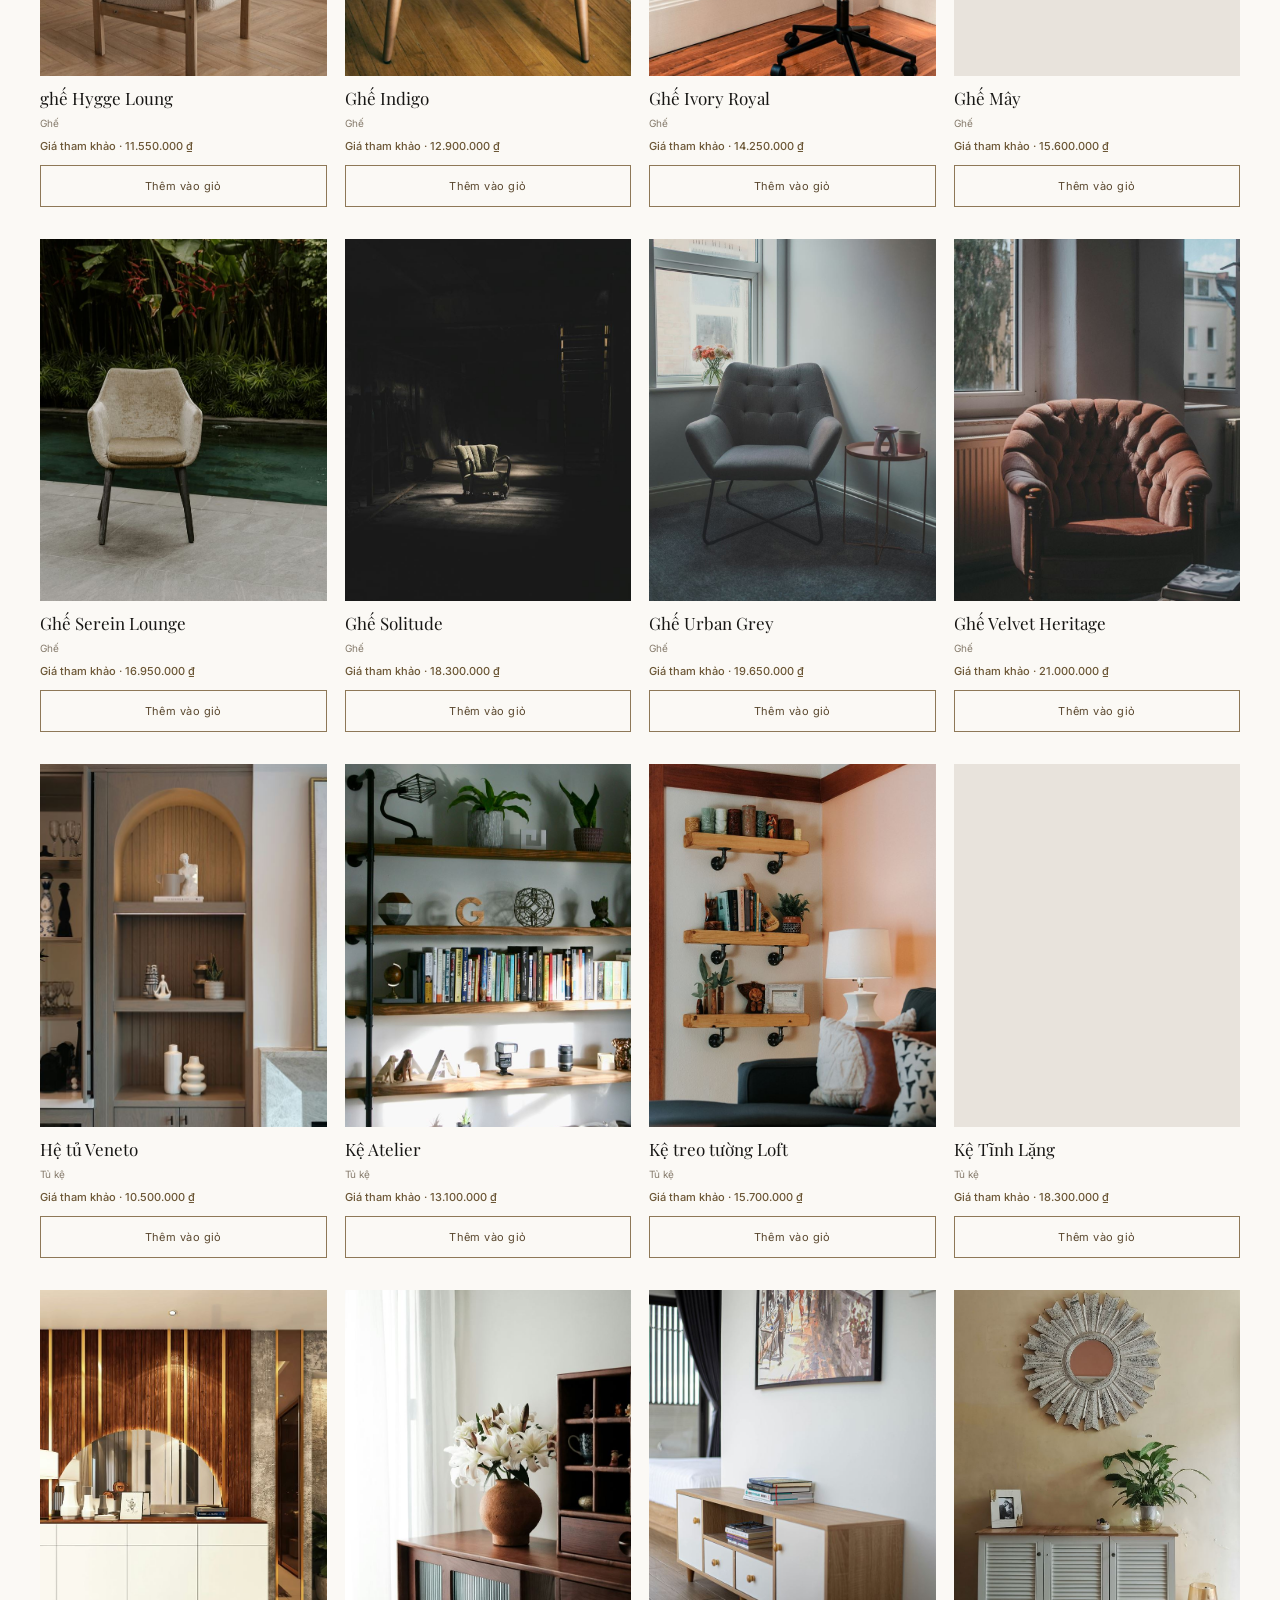
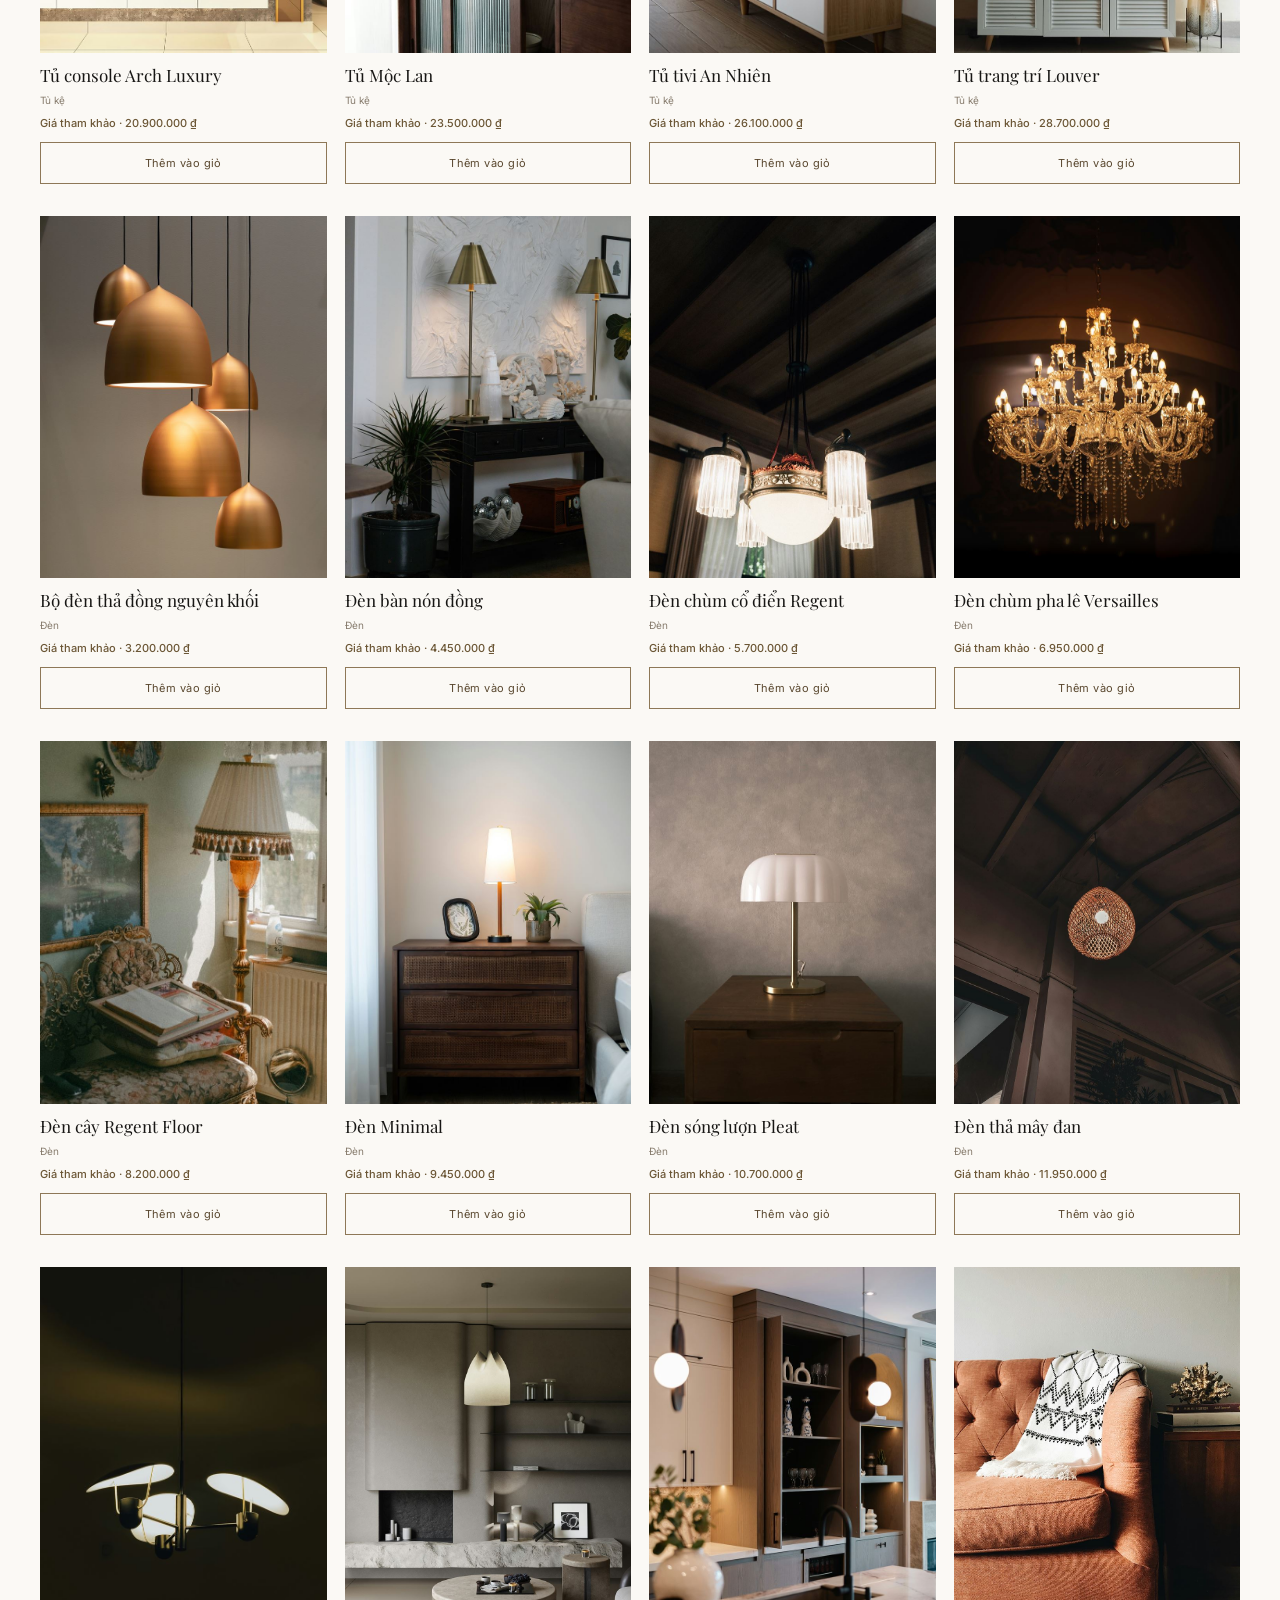
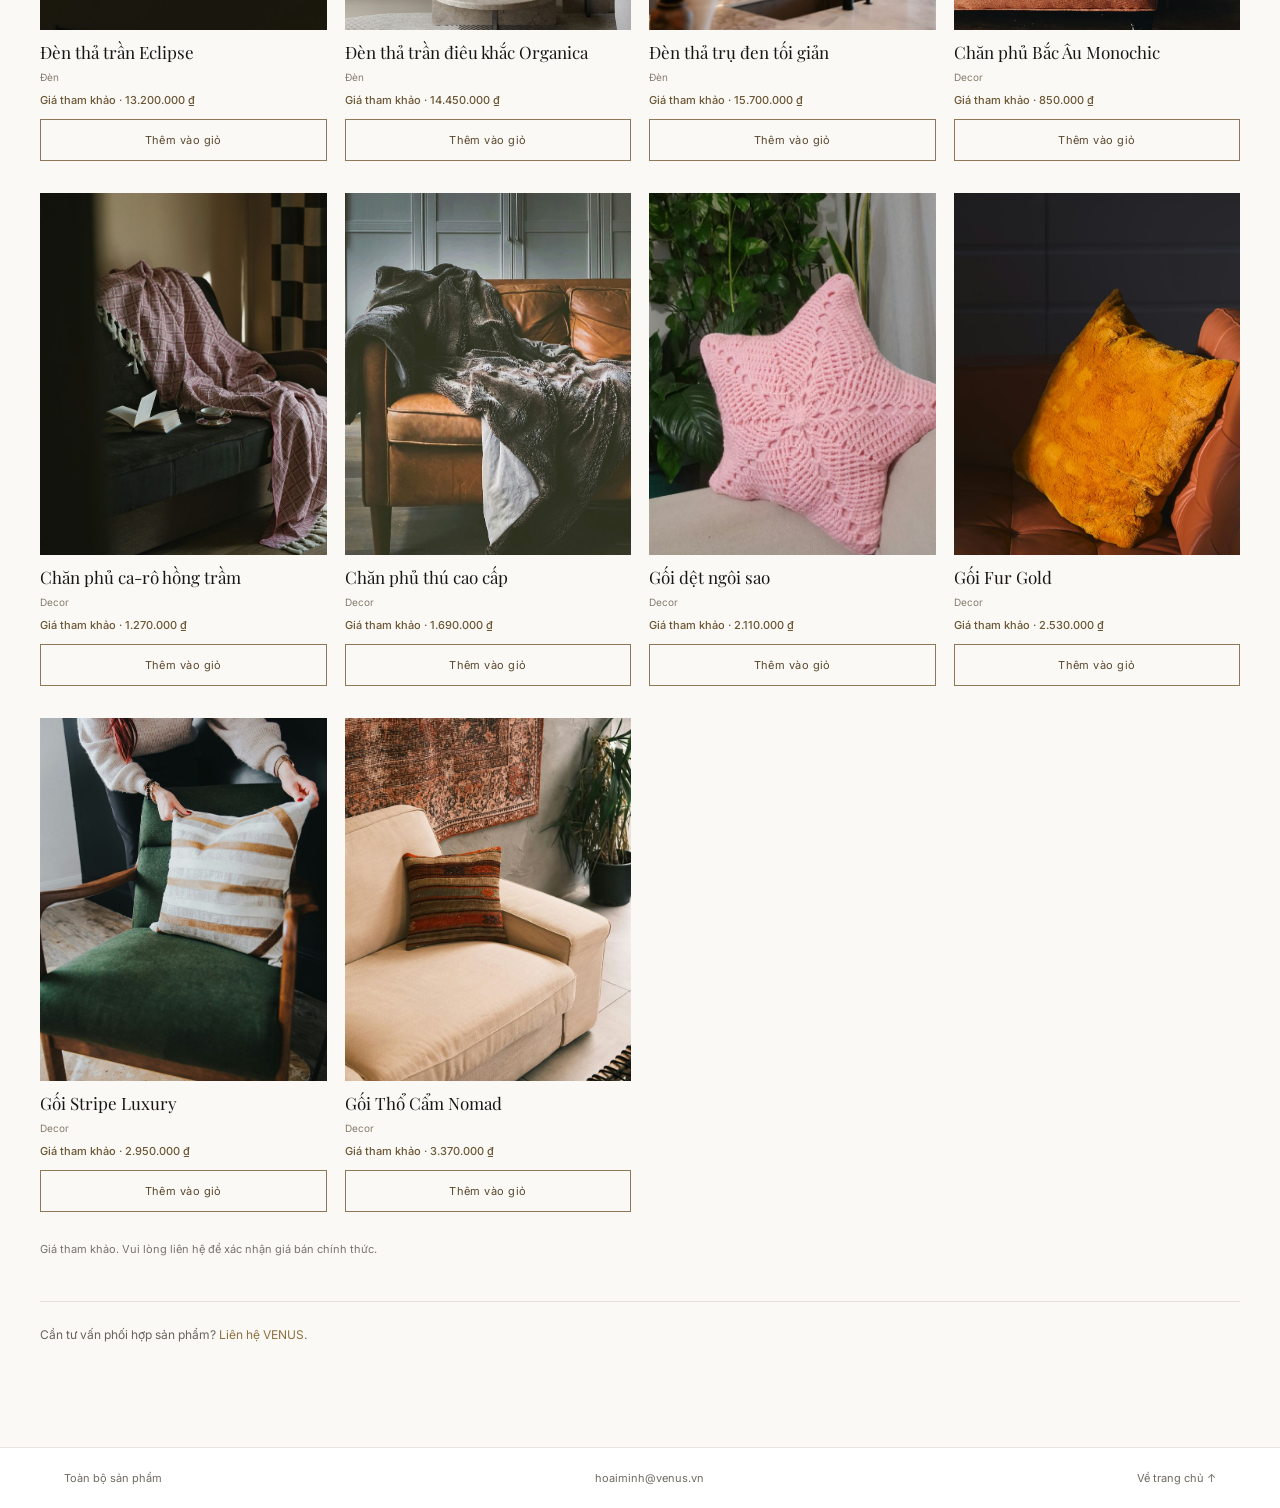
<file: shop-by-room.html>
<!doctype html>
<html lang="vi">
<head>
  <meta charset="utf-8">
  <meta name="viewport" content="width=device-width, initial-scale=1">
  <meta name="description" content="Khám phá nội thất VENUS theo từng không gian sống.">
  <title>Mua sắm theo không gian — VENUS</title>
  <link rel="preconnect" href="https://fonts.googleapis.com">
  <link rel="preconnect" href="https://fonts.gstatic.com" crossorigin>
  <link href="https://fonts.googleapis.com/css2?family=Inter:wght@400;500;600&family=Playfair+Display:ital,wght@0,400;0,500;1,400&display=swap" rel="stylesheet">
  <link rel="stylesheet" href="pages.css">
  <script src="catalog-data.js" defer></script>
  <script src="cart.js" defer></script>
  <script src="pages.js" defer></script>
</head>
<body>
  <a class="skip-link" href="#main">Bỏ qua điều hướng</a>
  <header class="page-header"><a class="page-brand" href="index.html">VENUS<span>.</span></a><nav aria-label="Điều hướng"><a href="catalog.html">Sản phẩm</a><a href="projects.html">Không gian</a><a href="about.html">About us</a><a href="designs.html">Nhà thiết kế</a><a href="contact.html">Liên hệ</a></nav></header>
  <main id="main" class="page-main">
    <a class="back-to-home" href="index.html#rooms">← Khám phá các không gian</a>
    <div id="room-content"></div>
    <div class="page-product-grid" id="room-grid"></div>
    <p class="price-disclaimer">Giá tham khảo. Vui lòng liên hệ để xác nhận giá bán chính thức.</p>
    <p class="empty-state" id="room-empty" hidden>Không gian này chưa có sản phẩm được gợi ý.</p>
    <p class="page-contact-note">Cần tư vấn phối hợp sản phẩm? <a href="contact.html">Liên hệ VENUS</a>.</p>
  </main>
  <footer class="page-footer"><a href="catalog.html">Toàn bộ sản phẩm</a><a href="mailto:hoaiminh@venus.vn">hoaiminh@venus.vn</a><a href="index.html">Về trang chủ ↑</a></footer>
</body>
</html>
</file>
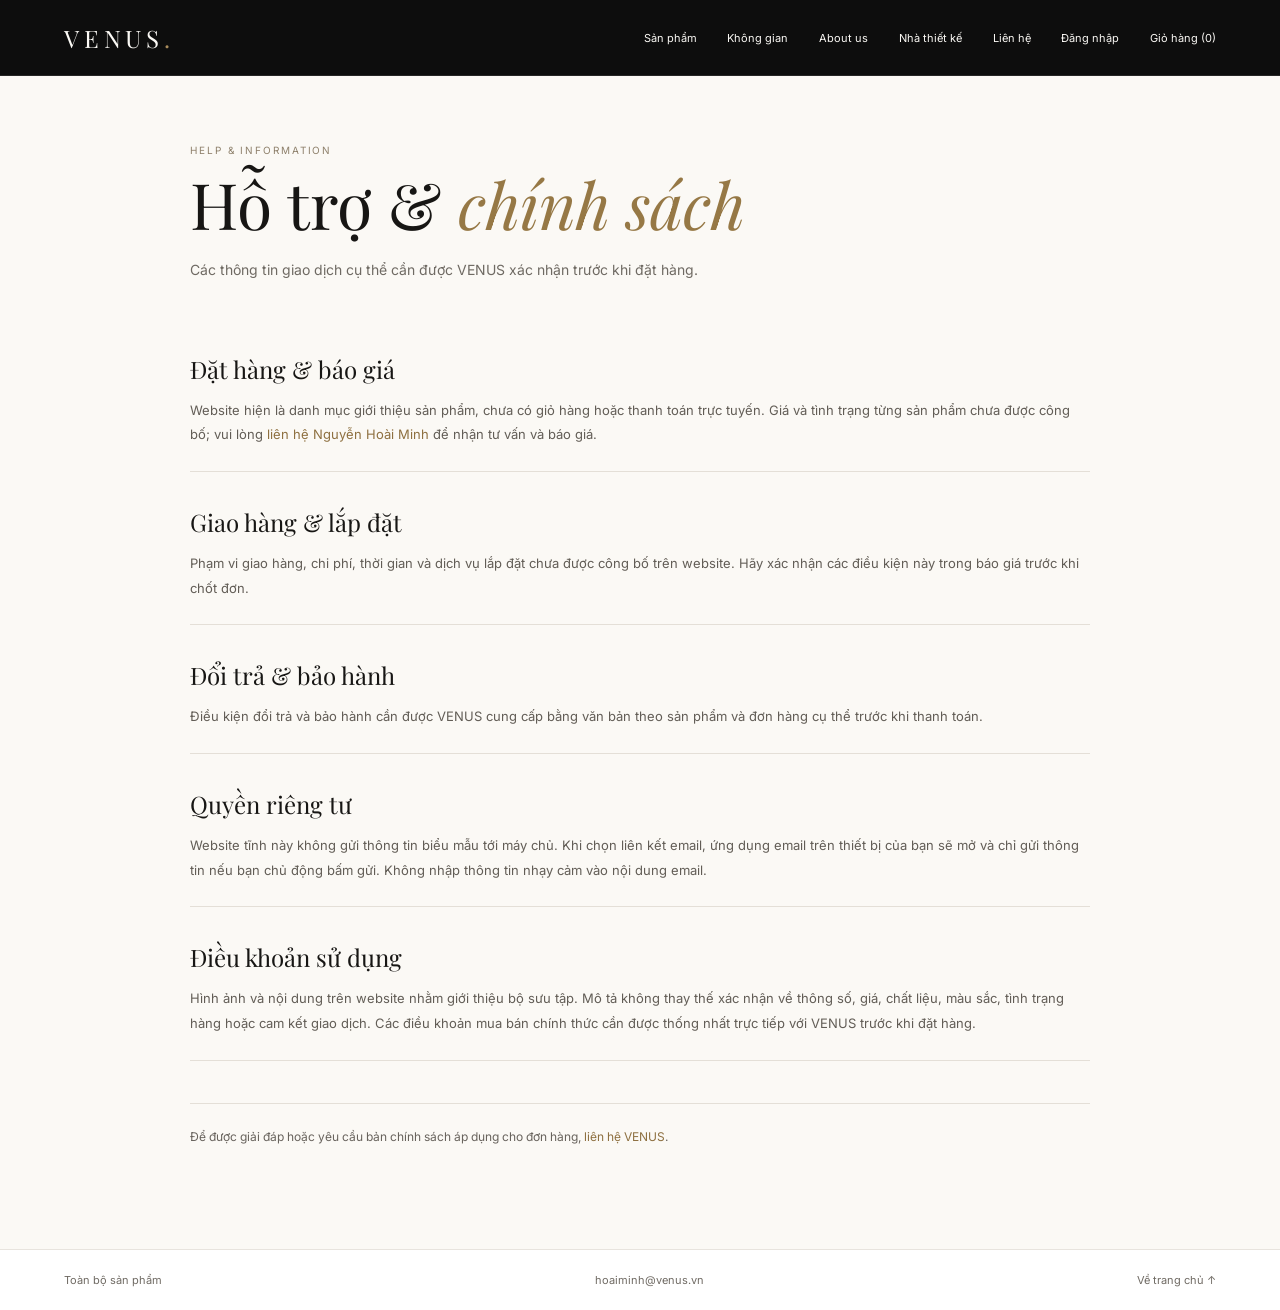
<file: support.html>
<!doctype html>
<html lang="vi">
<head>
  <meta charset="utf-8">
  <meta name="viewport" content="width=device-width, initial-scale=1">
  <meta name="description" content="Thông tin hỗ trợ, giao dịch và quyền riêng tư của website VENUS.">
  <title>Hỗ trợ & chính sách — VENUS</title>
  <link rel="preconnect" href="https://fonts.googleapis.com">
  <link rel="preconnect" href="https://fonts.gstatic.com" crossorigin>
  <link href="https://fonts.googleapis.com/css2?family=Inter:wght@400;500;600&family=Playfair+Display:ital,wght@0,400;0,500;1,400&display=swap" rel="stylesheet">
  <link rel="stylesheet" href="pages.css">
  <script src="cart.js" defer></script>
</head>
<body>
  <a class="skip-link" href="#main">Bỏ qua điều hướng</a>
  <header class="page-header"><a class="page-brand" href="index.html">VENUS<span>.</span></a><nav aria-label="Điều hướng"><a href="catalog.html">Sản phẩm</a><a href="projects.html">Không gian</a><a href="about.html">About us</a><a href="designs.html">Nhà thiết kế</a><a href="contact.html">Liên hệ</a></nav></header>
  <main id="main" class="page-main policy-main">
    <p class="page-eyebrow">HELP & INFORMATION</p>
    <h1>Hỗ trợ & <em>chính sách</em></h1>
    <p class="page-lead">Các thông tin giao dịch cụ thể cần được VENUS xác nhận trước khi đặt hàng.</p>
    <section class="policy-section" id="orders"><h2>Đặt hàng & báo giá</h2><p>Website hiện là danh mục giới thiệu sản phẩm, chưa có giỏ hàng hoặc thanh toán trực tuyến. Giá và tình trạng từng sản phẩm chưa được công bố; vui lòng <a href="mailto:hoaiminh@venus.vn">liên hệ Nguyễn Hoài Minh</a> để nhận tư vấn và báo giá.</p></section>
    <section class="policy-section" id="delivery"><h2>Giao hàng & lắp đặt</h2><p>Phạm vi giao hàng, chi phí, thời gian và dịch vụ lắp đặt chưa được công bố trên website. Hãy xác nhận các điều kiện này trong báo giá trước khi chốt đơn.</p></section>
    <section class="policy-section" id="returns"><h2>Đổi trả & bảo hành</h2><p>Điều kiện đổi trả và bảo hành cần được VENUS cung cấp bằng văn bản theo sản phẩm và đơn hàng cụ thể trước khi thanh toán.</p></section>
    <section class="policy-section" id="privacy"><h2>Quyền riêng tư</h2><p>Website tĩnh này không gửi thông tin biểu mẫu tới máy chủ. Khi chọn liên kết email, ứng dụng email trên thiết bị của bạn sẽ mở và chỉ gửi thông tin nếu bạn chủ động bấm gửi. Không nhập thông tin nhạy cảm vào nội dung email.</p></section>
    <section class="policy-section" id="terms"><h2>Điều khoản sử dụng</h2><p>Hình ảnh và nội dung trên website nhằm giới thiệu bộ sưu tập. Mô tả không thay thế xác nhận về thông số, giá, chất liệu, màu sắc, tình trạng hàng hoặc cam kết giao dịch. Các điều khoản mua bán chính thức cần được thống nhất trực tiếp với VENUS trước khi đặt hàng.</p></section>
    <p class="page-contact-note">Để được giải đáp hoặc yêu cầu bản chính sách áp dụng cho đơn hàng, <a href="contact.html">liên hệ VENUS</a>.</p>
  </main>
  <footer class="page-footer"><a href="catalog.html">Toàn bộ sản phẩm</a><a href="mailto:hoaiminh@venus.vn">hoaiminh@venus.vn</a><a href="index.html">Về trang chủ ↑</a></footer>
</body>
</html>
</file>
<file: styles.css>
:root{--ink:#0d0d0d;--paper:#f3f3f3;--champagne:#c5a059;--cream:#fbf9f5;--muted:#85817a;--line:rgba(13,13,13,.15);--serif:'Playfair Display',Georgia,serif;--sans:'Inter',Arial,sans-serif;--header-height:82px}
*{box-sizing:border-box}
html{scroll-behavior:smooth;scroll-padding-top:var(--header-height)}
body{margin:0;background:var(--cream);color:var(--ink);font-family:var(--sans);font-size:13px;font-weight:400;line-height:1.6;-webkit-font-smoothing:antialiased}
body.menu-open{overflow:hidden}
a{color:inherit;text-decoration:none}
button,input{font:inherit}
button{color:inherit}
img{display:block;width:100%;height:100%;object-fit:cover}
::selection{background:var(--champagne);color:var(--ink)}
.skip-link{position:fixed;z-index:1000;top:8px;left:8px;padding:10px 14px;background:#fff;transform:translateY(-150%)}.skip-link:focus{transform:translateY(0)}
.site-header{position:fixed;z-index:50;top:0;left:0;width:100%;height:var(--header-height);color:var(--paper);background:rgba(13,13,13,.35);backdrop-filter:blur(16px);-webkit-backdrop-filter:blur(16px);border-bottom:1px solid rgba(255,255,255,.12);transition:background .35s ease,border-color .35s ease}
.site-header.is-scrolled{background:rgba(13,13,13,.92);border-color:rgba(255,255,255,.08)}
.header-inner{position:relative;display:grid;grid-template-columns:1fr auto 1fr;align-items:center;width:min(100% - 72px,1680px);height:100%;margin:0 auto}
.primary-nav{display:flex;align-items:center;gap:clamp(16px,2.1vw,38px)}.nav-right{grid-column:3;justify-content:flex-end}.nav-link{position:relative;display:inline-flex;align-items:center;gap:7px;color:rgba(243,243,243,.85);font-size:10px;letter-spacing:.13em;text-transform:uppercase;transition:color .25s ease}.nav-link:hover,.nav-link:focus-visible{color:var(--champagne)}.products-trigger{padding:10px 0;border:0;background:none;cursor:pointer}.nav-chevron{font-size:15px;line-height:1;transition:transform .3s ease}.products-trigger[aria-expanded=true] .nav-chevron{transform:rotate(180deg)}
.brand,.footer-brand{font-family:var(--serif);font-size:27px;font-weight:500;letter-spacing:.26em}.brand{position:absolute;left:50%;transform:translateX(-50%);white-space:nowrap}.brand-period,.footer-brand span{color:var(--champagne)}.header-search{display:grid;place-items:center;width:22px;height:24px;color:var(--paper)}.header-search svg{width:18px;fill:none;stroke:currentColor;stroke-width:1.3}
.mega-menu{position:absolute;top:100%;left:0;width:100%;padding:36px max(36px,calc((100vw - 1500px)/2)) 42px;background:rgba(13,13,13,.98);border-top:1px solid rgba(255,255,255,.08);opacity:0;visibility:hidden;transform:translateY(-8px);transition:opacity .28s ease,transform .28s ease,visibility .28s}.site-header.menu-active .mega-menu{opacity:1;visibility:visible;transform:translateY(0)}.mega-inner{display:grid;grid-template-columns:.8fr 1.4fr 1fr;gap:7vw;align-items:center;max-width:1500px;margin:auto}.eyebrow{display:block;font-size:9px;letter-spacing:.2em;line-height:1.5;text-transform:uppercase}.mega-intro .eyebrow,.mega-categories span{color:var(--champagne)}.mega-intro p{margin:17px 0 0;font-family:var(--serif);font-size:23px;line-height:1.3}.mega-categories{display:grid;grid-template-columns:1fr 1fr;column-gap:35px}.mega-categories a{display:flex;justify-content:space-between;align-items:center;padding:11px 0;border-bottom:1px solid rgba(255,255,255,.13);font-family:var(--serif);font-size:17px;transition:color .2s ease}.mega-categories a:hover{color:var(--champagne)}.mega-categories span{font-family:var(--sans);font-size:8px;letter-spacing:.1em}.mega-feature{position:relative;height:150px;overflow:hidden}.mega-feature img{transition:transform .7s ease}.mega-feature:hover img{transform:scale(1.05)}.mega-feature:after{position:absolute;inset:0;content:"";background:linear-gradient(0deg,rgba(0,0,0,.55),transparent 65%)}.mega-feature>span{position:absolute;z-index:1;bottom:15px;left:17px;color:#fff;font-size:10px;letter-spacing:.08em}.mega-feature>span span{margin-left:8px;color:var(--champagne)}.menu-scrim{position:fixed;z-index:40;inset:var(--header-height) 0 0;background:rgba(0,0,0,.27);opacity:0;visibility:hidden;transition:opacity .3s ease,visibility .3s}.site-header.menu-active~.menu-scrim{opacity:1;visibility:visible}
.mobile-menu-toggle,.mobile-navigation{display:none}
.hero{position:relative;display:flex;min-height: min(900px,100svh);height:100svh;max-height:1100px;align-items:center;overflow:hidden;background:#27231e;color:var(--paper)}.hero-image,.hero-shade{position:absolute;inset:0}.hero-image{animation:hero-arrive 1.3s cubic-bezier(.2,.7,.2,1) both}.hero-shade{background:linear-gradient(90deg,rgba(9,9,9,.63) 0%,rgba(9,9,9,.22) 53%,rgba(9,9,9,.1) 100%),linear-gradient(0deg,rgba(9,9,9,.42),transparent 27%)}.hero-copy{position:relative;z-index:1;width:min(100% - 15vw,1500px);margin:65px auto 0}.hero-eyebrow{margin-bottom:26px;color:rgba(255,255,255,.82);font-size:10px;letter-spacing:.2em}.hero-eyebrow i{padding:0 6px;color:var(--champagne);font-style:normal}.hero h1,.manifesto h2{margin:0;font-family:var(--serif);font-size:clamp(53px,8.2vw,118px);font-weight:400;letter-spacing:-.045em;line-height:1.02}.hero h1 em,.manifesto h2 em{font-weight:400;color:#d9c8a9}.text-link{display:inline-flex;align-items:center;gap:15px;padding-bottom:7px;border-bottom:1px solid currentColor;font-size:9px;letter-spacing:.15em;text-transform:uppercase;transition:gap .25s ease,color .25s ease}.text-link:hover{gap:22px;color:var(--champagne)}.text-link span{font-size:13px}.hero-copy .text-link{margin-top:42px}.light-link{color:#f3f3f3}.dark-link{color:var(--ink)}.hero-bottom{position:absolute;right:5.5%;bottom:32px;left:5.5%;display:grid;grid-template-columns:1fr 1fr 1fr;align-items:center;color:rgba(255,255,255,.75);font-size:8px;letter-spacing:.17em;text-transform:uppercase}.hero-caption{text-align:center}.hero-bottom>a{text-align:right}.hero-bottom>a span{margin-left:10px;color:var(--champagne);font-size:14px}
.section-pad{padding-right:max(6.5vw,36px);padding-left:max(6.5vw,36px)}.intro{display:flex;min-height:400px;flex-direction:column;justify-content:center;align-items:center;padding-top:100px;padding-bottom:100px;text-align:center}.intro .eyebrow{color:#80786c}.intro-statement{max-width:900px;margin:27px 0 23px;font-family:var(--serif);font-size:clamp(27px,4.1vw,54px);letter-spacing:-.025em;line-height:1.32}.intro-statement em{color:#967845;font-weight:400}.intro .text-link{margin-top:8px}
.news-section{padding-top:46px;padding-bottom:132px}.news-heading{max-width:720px;margin:0 auto;text-align:center}.news-heading h2{margin:0 0 11px;font-size:clamp(21px,2vw,26px);font-weight:400;letter-spacing:.02em}.news-heading h2 span{margin-left:5px}.news-heading p{max-width:700px;margin:0 auto;color:#37342f;font-size:11px;line-height:1.65}.news-grid{display:grid;grid-template-columns:repeat(3,minmax(0,1fr));gap:30px;margin-top:145px}.news-card{display:block;min-width:0}.news-image{aspect-ratio:1.08;overflow:hidden;background:#e6e1d8}.news-image img{transition:transform .9s cubic-bezier(.2,.7,.2,1)}.news-card:hover .news-image img{transform:scale(1.045)}.news-index{display:block;margin-top:15px;color:#8f877c;font-size:8px;letter-spacing:.16em}.news-title{display:flex;justify-content:space-between;align-items:flex-start;gap:12px;margin-top:5px;font-family:var(--serif);font-size:clamp(19px,2vw,25px);line-height:1.25}.news-title i{flex:0 0 auto;padding-top:3px;color:#9e8051;font-family:var(--sans);font-size:13px;font-style:normal;transition:transform .25s}.news-card:hover .news-title i{transform:translate(3px,-3px)}
.collection-section{padding-top:110px;padding-bottom:125px;background:#f0ede7}.collection-heading{margin-bottom:33px}.collection-heading>p{max-width:270px;margin:0 0 6px;color:#77716a;font-size:11px;line-height:1.8}.filter-row{display:flex;gap:22px;align-items:center;margin-bottom:29px;padding-bottom:14px;overflow-x:auto;border-bottom:1px solid rgba(13,13,13,.16);scrollbar-width:none}.filter-row::-webkit-scrollbar{display:none}.filter-button{position:relative;flex:0 0 auto;padding:0 0 5px;border:0;background:transparent;color:#77716a;font-size:10px;letter-spacing:.06em;cursor:pointer;transition:color .2s ease}.filter-button:after{position:absolute;right:0;bottom:-15px;left:0;height:1px;background:var(--champagne);content:"";transform:scaleX(0);transform-origin:left;transition:transform .25s ease}.filter-button:hover,.filter-button.is-active{color:var(--ink)}.filter-button.is-active:after{transform:scaleX(1)}
.product-grid{display:grid;grid-template-columns:repeat(4,minmax(0,1fr));column-gap:18px;row-gap:42px}.product-card{min-width:0;animation:product-in .38s ease both}.product-card.is-hidden{display:none}.product-image{position:relative;display:block;aspect-ratio: .79;overflow:hidden;background:#ddd7cd}.product-image img{transition:transform .8s cubic-bezier(.2,.7,.2,1)}.product-image:hover img{transform:scale(1.055)}.product-tag{position:absolute;top:13px;left:13px;padding:6px 9px;background:rgba(251,249,245,.92);font-size:7px;letter-spacing:.14em}.product-action{position:absolute;right:10px;bottom:10px;left:10px;display:flex;justify-content:space-between;align-items:center;padding:11px 12px;background:rgba(251,249,245,.94);font-size:9px;letter-spacing:.08em;opacity:0;transform:translateY(5px);transition:opacity .25s,transform .25s}.product-action b{color:#987c4c;font-size:14px;font-weight:400}.product-image:hover .product-action,.product-image:focus-visible .product-action{opacity:1;transform:translateY(0)}.product-meta{display:flex;justify-content:space-between;gap:10px;padding-top:12px}.product-meta h3{margin:0 0 3px;font-family:var(--serif);font-size:17px;font-weight:400}.product-meta div>span{color:#807a73;font-size:9px}.product-meta div>.product-price{display:block;margin-top:7px;color:#6b5635;font-size:10px;font-weight:500;letter-spacing:.02em}.product-category{padding-top:4px;color:#92836a;font-size:8px;letter-spacing:.08em}.collection-more{display:flex;justify-content:center;margin-top:58px}
.product-image img{background:#e5e0d7;content-visibility:auto}
.catalog-prompt{text-align:center;margin:32px 0 18px;color:#807a73;font-family:var(--serif);font-size:clamp(18px,2vw,24px)}.catalog-prompt[hidden],.collection-more[hidden]{display:none}
.manifesto{position:relative;display:flex;min-height:570px;align-items:center;overflow:hidden;background:#35312b;color:#f3f3f3}.manifesto>img,.manifesto-overlay{position:absolute;inset:0}.manifesto-overlay{background:linear-gradient(90deg,rgba(8,8,8,.64),rgba(8,8,8,.08) 80%)}.manifesto-copy{position:relative;z-index:1;width:min(100% - 13vw,1500px);margin:auto}.manifesto-copy .eyebrow{margin-bottom:22px;color:rgba(255,255,255,.7)}.manifesto h2{font-size:clamp(48px,7vw,91px)}.manifesto .text-link{margin-top:35px}
.story-strip{display:grid;grid-template-columns:.7fr 2fr 1fr;align-items:center;gap:30px;padding-top:90px;padding-bottom:90px}.story-strip>.eyebrow{color:#887e70}.story-strip p{max-width:650px;margin:0;font-family:var(--serif);font-size:clamp(20px,2.5vw,31px);line-height:1.45}.story-strip .text-link{justify-self:end}
.site-footer{padding:0 max(6.5vw,36px);background:#111;color:#f1eee8}.service-grid{display:grid;grid-template-columns:repeat(3,1fr);border-bottom:1px solid rgba(255,255,255,.16)}.service-card{position:relative;min-height:245px;padding:39px 38px 35px 0;border-right:1px solid rgba(255,255,255,.16)}.service-card+ .service-card{padding-left:38px}.service-card:last-child{border-right:0}.service-card .eyebrow,.footer-column .eyebrow{color:#b69a67}.service-card h2{margin:20px 0 6px;font-family:var(--serif);font-size:30px;font-weight:400}.service-card p{max-width:260px;margin:0;color:#a6a19a;font-size:10px}.service-arrow{position:absolute;top:40px;right:32px;color:var(--champagne);font-size:16px;transition:transform .25s}.service-card:hover .service-arrow{transform:translate(3px,-3px)}.newsletter-form{display:flex;max-width:340px;margin-top:16px;border-bottom:1px solid rgba(255,255,255,.42)}.newsletter-form input{width:100%;padding:8px 0;border:0;outline:0;background:transparent;color:white;font-size:10px}.newsletter-form input::placeholder{color:#99938c}.newsletter-form button{width:35px;border:0;background:transparent;color:var(--champagne);font-size:19px;cursor:pointer}.newsletter-status{display:block;margin-top:6px;color:#d6c39d;font-size:9px}.newsletter-link{display:inline-flex;gap:10px;margin-top:17px;color:#d6c39d;font-size:10px}.newsletter-link span{color:var(--champagne)}.footer-main{display:grid;grid-template-columns:1.55fr 1fr 1fr 1fr;gap:45px;padding:58px 0 65px}.footer-brand{display:inline-block;font-size:29px}.footer-brand-block>p{margin:8px 0 24px;color:#a6a19a;font-family:var(--serif);font-size:15px;font-style:italic}.social-links{display:flex;gap:14px}.social-links a{color:#b6b0a7;font-size:8px;letter-spacing:.1em;transition:color .2s}.social-links a:hover,.footer-column a:hover{color:var(--champagne)}.footer-column{display:flex;flex-direction:column;align-items:flex-start;gap:9px}.footer-column .eyebrow{margin-bottom:9px}.footer-column a,.footer-column p{margin:0;color:#c2beb6;font-size:10px;line-height:1.7;transition:color .2s}.footer-bottom{display:flex;justify-content:space-between;gap:20px;padding:18px 0;border-top:1px solid rgba(255,255,255,.16);color:#89847c;font-size:8px;letter-spacing:.04em}.footer-bottom div{display:flex;gap:23px}.footer-bottom a{transition:color .2s}.footer-bottom a:hover{color:#fff}.visually-hidden{position:absolute;width:1px;height:1px;padding:0;margin:-1px;overflow:hidden;clip:rect(0,0,0,0);white-space:nowrap;border:0}
@keyframes hero-arrive{from{transform:scale(1.035);opacity:.7}to{transform:scale(1);opacity:1}}@keyframes product-in{from{opacity:0;transform:translateY(8px)}to{opacity:1;transform:translateY(0)}}
@media (min-width:1600px){.hero-copy{width:min(100% - 180px,1500px)}}
@media (max-width:1100px){:root{--header-height:74px}.header-inner{width:calc(100% - 42px)}.primary-nav{gap:15px}.nav-link{font-size:9px;letter-spacing:.1em}.header-search{display:none}.product-grid{grid-template-columns:repeat(3,minmax(0,1fr))}.mega-inner{gap:4vw}.mega-intro p{font-size:20px}.footer-main{gap:25px}}
@media (min-width:761px) and (max-width:1100px){.primary-nav{display:none}.mobile-menu-toggle{display:flex;z-index:2;width:35px;height:35px;flex-direction:column;justify-content:center;gap:6px;padding:5px;border:0;background:transparent;cursor:pointer}.mobile-menu-toggle span{display:block;width:21px;height:1px;background:#f3f3f3;transition:transform .25s}.site-header.mobile-active .mobile-menu-toggle span:first-child{transform:translateY(3.5px) rotate(45deg)}.site-header.mobile-active .mobile-menu-toggle span:last-child{transform:translateY(-3.5px) rotate(-45deg)}.header-inner:after{grid-column:3;content:""}.mobile-navigation{position:absolute;top:100%;left:0;display:flex;width:100%;flex-direction:column;padding:17px 24px 24px;background:rgba(13,13,13,.98);opacity:0;visibility:hidden;transform:translateY(-8px);transition:opacity .25s,transform .25s,visibility .25s}.site-header.mobile-active .mobile-navigation{opacity:1;visibility:visible;transform:translateY(0)}.mobile-navigation a{padding:12px 0;border-bottom:1px solid rgba(255,255,255,.12);font-family:var(--serif);font-size:20px}.site-header.mobile-active~.menu-scrim{opacity:1;visibility:visible}}
@media (max-width:760px){:root{--header-height:68px}.header-inner{grid-template-columns:1fr auto 1fr;width:calc(100% - 38px)}.primary-nav{display:none}.brand{font-size:23px}.mobile-menu-toggle{display:flex;z-index:2;width:35px;height:35px;flex-direction:column;justify-content:center;gap:6px;padding:5px;border:0;background:transparent;cursor:pointer}.mobile-menu-toggle span{display:block;width:21px;height:1px;background:#f3f3f3;transition:transform .25s}.site-header.mobile-active .mobile-menu-toggle span:first-child{transform:translateY(3.5px) rotate(45deg)}.site-header.mobile-active .mobile-menu-toggle span:last-child{transform:translateY(-3.5px) rotate(-45deg)}.mobile-navigation{position:absolute;top:100%;left:0;display:flex;width:100%;flex-direction:column;padding:17px 24px 24px;background:rgba(13,13,13,.98);opacity:0;visibility:hidden;transform:translateY(-8px);transition:opacity .25s,transform .25s,visibility .25s}.site-header.mobile-active .mobile-navigation{opacity:1;visibility:visible;transform:translateY(0)}.mobile-navigation a{padding:12px 0;border-bottom:1px solid rgba(255,255,255,.12);font-family:var(--serif);font-size:20px}.mobile-menu-toggle:after{content:""}.header-inner:after{content:"";grid-column:3}.mega-menu{display:none}.site-header.mobile-active~.menu-scrim{opacity:1;visibility:visible}.hero{min-height:650px;height:91svh;max-height:850px}.hero-copy{width:calc(100% - 48px);margin-top:45px}.hero h1{font-size:clamp(48px,12vw,76px)}.hero-eyebrow{max-width:300px;font-size:8px;line-height:1.8}.hero-bottom{right:24px;bottom:23px;left:24px;grid-template-columns:1fr 1fr}.hero-caption{display:none}.hero-bottom>a{font-size:7px}.section-pad{padding-right:24px;padding-left:24px}.intro{min-height:340px;padding-top:80px;padding-bottom:80px}.intro-statement{font-size:clamp(27px,7vw,41px)}.news-section{padding-top:25px;padding-bottom:85px}.news-heading{max-width:480px}.news-heading p{font-size:10px}.news-grid{grid-template-columns:1fr;gap:34px;margin-top:70px}.news-image{aspect-ratio:1.12}.news-index{margin-top:11px;font-size:7px}.news-title{font-size:22px}.collection-section{padding-top:80px;padding-bottom:85px}.collection-heading{display:block}.collection-heading>p{max-width:340px;margin-top:13px}.filter-row{gap:19px;margin-right:-24px;margin-bottom:22px;padding-right:24px}.filter-button{font-size:9px}.product-grid{grid-template-columns:repeat(2,minmax(0,1fr));gap:26px 12px}.product-image{aspect-ratio:.77}.product-action{right:7px;bottom:7px;left:7px;padding:9px;font-size:8px;opacity:1;transform:none}.product-meta{gap:5px;padding-top:9px}.product-meta h3{font-size:15px}.product-meta div>span{font-size:8px}.product-category{font-size:7px}.product-tag{top:8px;left:8px;padding:5px 6px;font-size:6px}.collection-more{margin-top:42px}.manifesto{min-height:470px}.manifesto-copy{width:calc(100% - 48px)}.manifesto h2{font-size:clamp(45px,10vw,72px)}.story-strip{grid-template-columns:1fr;gap:18px;padding-top:65px;padding-bottom:65px}.story-strip p{font-size:25px}.story-strip .text-link{justify-self:start;margin-top:4px}.site-footer{padding:0 24px}.service-grid{grid-template-columns:1fr}.service-card,.service-card+.service-card{min-height:unset;padding:28px 30px 28px 0;border-right:0;border-bottom:1px solid rgba(255,255,255,.16)}.service-card h2{margin-top:13px;font-size:27px}.service-arrow{top:31px;right:5px}.service-card:last-child{border-bottom:0}.footer-main{grid-template-columns:1fr 1fr;gap:37px 20px;padding:43px 0}.footer-brand-block{grid-column:1/-1}.footer-bottom{flex-wrap:wrap;gap:12px}.footer-bottom div{order:3;width:100%;justify-content:space-between}}
@media (max-width:420px){.news-title{font-size:20px}.product-grid{column-gap:10px}.product-meta h3{font-size:14px}.footer-bottom{font-size:7px}}
@media (prefers-reduced-motion:reduce){*,*::before,*::after{scroll-behavior:auto!important;animation-duration:.01ms!important;animation-iteration-count:1!important;transition-duration:.01ms!important}}

.product-image{width:100%;padding:0;border:0;text-align:left;cursor:pointer}
.product-detail{width:100vw;max-width:none;height:100dvh;max-height:none;padding:0;border:0;background:#fff;color:var(--ink)}
.product-detail::backdrop{background:rgba(13,13,13,.48)}
.product-detail-layout{display:grid;grid-template-columns:1fr 1fr;width:100%;height:100%;min-height:0}
.product-detail-visual{display:grid;place-items:center;min-width:0;min-height:0;padding:5vw;background:#f8f6f3}
.product-detail-visual img{width:100%;height:100%;object-fit:contain}
.product-detail-copy{position:relative;display:flex;flex-direction:column;justify-content:center;align-items:flex-start;padding:clamp(48px,8vw,130px);background:#fff}
.product-detail-copy .eyebrow{margin-bottom:14px;color:#8f877c}
.product-detail-copy h2{margin:0 0 16px;font-family:var(--sans);font-size:clamp(18px,1.3vw,24px);font-weight:600;line-height:1.35}
.product-detail-copy p{max-width:620px;margin:0;color:#3f3c38;font-size:clamp(11px,.8vw,14px);line-height:1.8}
.product-detail-contact{margin-top:27px}
.product-detail-close{position:absolute;top:24px;right:28px;display:grid;place-items:center;width:40px;height:40px;border:1px solid rgba(13,13,13,.18);border-radius:50%;background:transparent;font-size:25px;font-weight:300;line-height:1;cursor:pointer;transition:background .2s,color .2s}
.product-detail-close:hover{background:var(--ink);color:#fff}
@media (max-width:760px){.product-detail-layout{grid-template-columns:1fr;grid-template-rows:minmax(45vh,55vh) 1fr;height:auto;min-height:100%}.product-detail-visual{padding:32px 24px}.product-detail-copy{min-height:45vh;padding:48px 28px 42px}.product-detail-copy h2{font-size:20px}.product-detail-copy p{font-size:12px}.product-detail-close{top:14px;right:16px;width:36px;height:36px}.product-detail-contact{margin-top:22px}}
.product-detail-copy{overflow-y:auto}
.product-detail-copy .product-price-detail{margin:0 0 12px;color:#6b5635;font-size:15px;font-weight:600;letter-spacing:.02em}
.product-spec-list{display:grid;grid-template-columns:minmax(115px,.8fr) 1.2fr;width:100%;margin:16px 0 10px;border-top:1px solid #e7e2da;font-size:11px;line-height:1.6}
.product-spec-list dt,.product-spec-list dd{margin:0;padding:8px 0;border-bottom:1px solid #e7e2da}
.product-spec-list dt{color:#77736d}
.product-spec-list dd{color:#282622}
.product-data-note{color:#77736d!important;font-size:10px!important;line-height:1.6!important}
.price-disclaimer{margin:28px 0 0;color:#77736d;font-size:10px;line-height:1.7}
.account-header-link,.cart-header-link{display:inline-flex;align-items:center;gap:4px;color:inherit;font-size:10px;letter-spacing:.06em;white-space:nowrap}
.account-header-link{color:rgba(243,243,243,.85)}
.account-header-link:hover,.cart-header-link:hover{color:var(--champagne)}
.cart-add-button{display:inline-flex;min-height:38px;justify-content:center;align-items:center;margin-top:8px;padding:0 12px;border:1px solid #8e7857;background:transparent;color:#59472e;font-size:9px;letter-spacing:.06em;cursor:pointer;transition:background .2s,color .2s}
.cart-add-button:hover{background:#171614;color:#fff}
.product-detail-copy>.cart-add-button{margin:14px 0 0}
.cart-live-message{position:fixed;z-index:100;right:24px;bottom:24px;max-width:min(360px,calc(100vw - 48px));margin:0;padding:13px 17px;background:#171614;color:#fff;font-size:12px;line-height:1.6;box-shadow:0 8px 28px rgba(0,0,0,.18);opacity:0;pointer-events:none;transform:translateY(8px);transition:opacity .2s,transform .2s}
.cart-live-message.is-visible{opacity:1;transform:translateY(0)}
@media(max-width:760px){.cart-header-link{font-size:9px}.cart-live-message{right:14px;bottom:14px}}
</file>
<file: pages.css>
:root{--ink:#171614;--muted:#77736d;--paper:#fbf9f5;--gold:#a98c5c;--serif:'Playfair Display',Georgia,serif;--sans:'Inter',Arial,sans-serif}
*{box-sizing:border-box}
html{min-width:320px;scroll-behavior:smooth}
body{margin:0;background:var(--paper);color:var(--ink);font-family:var(--sans);-webkit-font-smoothing:antialiased}
a{color:inherit;text-decoration:none}
img{display:block;width:100%;object-fit:cover}
.skip-link{position:fixed;z-index:5;top:8px;left:8px;padding:10px 14px;background:#fff;transform:translateY(-150%)}
.skip-link:focus{transform:translateY(0)}
.page-header{display:flex;min-height:76px;justify-content:space-between;align-items:center;gap:24px;padding:14px max(5vw,24px);border-bottom:1px solid rgba(255,255,255,.1);background:#0d0d0d;color:var(--paper)}
.page-brand{font-family:var(--serif);font-size:24px;letter-spacing:.2em;color:var(--paper)}.page-brand span{color:var(--gold)}
.page-header nav{display:flex;flex-wrap:wrap;gap:clamp(14px,2.4vw,36px);align-items:center}
.page-header nav a,.page-footer a{font-size:11px;transition:color .2s}.page-header nav a:hover{color:#d6c39d}.page-footer a:hover,.policy-section a,.page-contact-note a{color:#8e7040}
.page-header nav a[aria-current=page]{color:#d6c39d}
.page-header nav .account-header-link{white-space:nowrap}
.cart-header-link,.account-header-link{white-space:nowrap}
.page-main{width:min(1200px,calc(100% - 48px));min-height:calc(100vh - 146px);margin:0 auto;padding:68px 0 90px}
.page-eyebrow{margin:0 0 12px;color:#8e806b;font-size:10px;letter-spacing:.19em;text-transform:uppercase}
.page-main>h1,#room-content h1{margin:0;font-family:var(--serif);font-size:clamp(36px,6vw,64px);font-weight:400;line-height:1.13}
.page-main h1 em{color:#967845;font-weight:400}
.page-lead{max-width:680px;margin:17px 0 36px;color:#6f6a63;font-size:14px;line-height:1.8}
.catalog-tools{display:grid;grid-template-columns:2fr 1fr 1fr;gap:16px;margin:35px 0 20px}
.catalog-tools label{display:grid;gap:8px;color:#666159;font-size:11px}
.catalog-tools input,.catalog-tools select{width:100%;min-height:44px;padding:10px 12px;border:1px solid #d9d3ca;border-radius:0;background:white;color:var(--ink);font:inherit}
.results-count{margin:0 0 17px;color:#77736d;font-size:11px}
.page-product-grid{display:grid;grid-template-columns:repeat(4,minmax(0,1fr));gap:32px 18px}
.page-product-card{min-width:0}
.page-product-card>a{display:block}
.page-product-card img{aspect-ratio:.79;background:#e8e3dc;transition:transform .65s}
.page-product-card>a:hover img{transform:scale(1.02)}
.page-product-card h2{margin:11px 0 2px;font-family:var(--serif);font-size:17px;font-weight:400}
.page-product-card span{color:#867b6c;font-size:10px}
.page-product-card .page-product-price{margin:8px 0 0;color:#6b5635;font-size:11px;font-weight:500}
.page-product-card .cart-add-button{width:100%;margin-top:12px}
.price-disclaimer{margin:28px 0 0;color:#77736d;font-size:11px;line-height:1.7}
.empty-state{margin:36px 0;color:#6f6a63;line-height:1.8}
.room-hero-image{max-height:430px;aspect-ratio:2.4;margin:0 0 32px;background:#e8e3dc}
#room-content>.page-lead{margin-bottom:38px}
.page-contact-note{margin-top:42px;padding-top:22px;border-top:1px solid #e4dfd7;color:#68635d;font-size:12px;line-height:1.8}
.cart-add-button{display:inline-flex;min-height:42px;justify-content:center;align-items:center;padding:0 16px;border:1px solid #8e7857;background:transparent;color:#59472e;font:inherit;font-size:11px;letter-spacing:.04em;cursor:pointer;transition:background .2s,color .2s}
.cart-add-button:hover{background:#171614;color:#fff}
.cart-live-message{position:fixed;z-index:100;right:24px;bottom:24px;max-width:min(360px,calc(100vw - 48px));margin:0;padding:13px 17px;background:#171614;color:#fff;font-size:12px;line-height:1.6;box-shadow:0 8px 28px rgba(0,0,0,.18);opacity:0;pointer-events:none;transform:translateY(8px);transition:opacity .2s,transform .2s}
.cart-live-message.is-visible{opacity:1;transform:translateY(0)}
.checkout-notice{margin:24px 0;padding:15px 18px;border-left:2px solid #a98c5c;background:#f1eee8;color:#625d56;font-size:12px;line-height:1.8}
.checkout-layout{display:grid;grid-template-columns:1.1fr .9fr;gap:clamp(28px,5vw,68px);align-items:start;margin-top:34px}
.checkout-products,.checkout-form-section{min-width:0}
.checkout-section-heading{display:flex;justify-content:space-between;align-items:baseline;gap:16px;padding-bottom:15px;border-bottom:1px solid #ded9d1}
.checkout-section-heading h2,.checkout-form-section h2{margin:0 0 20px;font-family:var(--serif);font-size:24px;font-weight:400}
.checkout-section-heading h2{margin:0}
.checkout-section-heading>span{color:#77736d;font-size:11px}
.cart-items{display:grid}
.cart-item{display:grid;grid-template-columns:110px minmax(0,1fr);gap:18px;padding:20px 0;border-bottom:1px solid #e4dfd7}
.cart-item>img{width:110px;height:120px;object-fit:cover;background:#e8e3dc}
.cart-item-detail h3{margin:0;font-family:var(--serif);font-size:17px;font-weight:400}
.cart-item-detail>p{margin:4px 0;color:#77736d;font-size:11px}
.cart-item-detail>.cart-item-price{margin-top:9px;color:#6b5635;font-weight:500}
.cart-item-controls{display:flex;justify-content:space-between;align-items:center;gap:14px;margin-top:12px}
.cart-item-controls label{display:flex;align-items:center;gap:9px;color:#77736d;font-size:10px}
.cart-item-controls input{width:62px;min-height:34px;padding:5px;border:1px solid #d9d3ca;background:#fff;color:var(--ink);font:inherit}
.cart-remove-button{padding:5px 0;border:0;border-bottom:1px solid #a99f92;background:none;color:#746b5f;font:inherit;font-size:10px;cursor:pointer}
.empty-cart{padding:30px 0;color:#6f6a63}
.empty-cart p{margin:0 0 17px}
.checkout-form-section{padding:26px;background:#fff}
.checkout-form-section h2{font-size:22px}
#checkout-form{display:grid;gap:15px}
#checkout-form>label{display:grid;gap:7px;color:#5e5952;font-size:11px}
#checkout-form input:not([type=radio]),#checkout-form textarea{width:100%;min-height:42px;padding:10px 11px;border:1px solid #d9d3ca;border-radius:0;background:#fff;color:var(--ink);font:inherit;font-size:12px}
#checkout-form textarea{resize:vertical}
#checkout-form fieldset{display:grid;gap:12px;margin:2px 0;padding:15px;border:1px solid #ded9d1}
#checkout-form legend{padding:0 6px;color:#5e5952;font-size:11px}
.payment-option{display:grid;grid-template-columns:16px minmax(0,1fr);gap:10px;align-items:start;cursor:pointer}
.payment-option input{margin:3px 0 0;accent-color:#8e7040}
.payment-option span{display:grid;gap:4px}
.payment-option strong{color:#292722;font-size:11px;font-weight:500}
.payment-option small{color:#77736d;font-size:10px;line-height:1.6}
.optional-label{color:#999187;font-size:10px}
.checkout-total-label{display:flex;justify-content:space-between;gap:15px;margin:2px 0 0;padding-top:14px;border-top:1px solid #ded9d1;color:#635d55;font-size:12px}
.checkout-total-label strong{color:#292722;font-size:15px}
.checkout-shipping-note{margin:-7px 0 0;color:#77736d;font-size:10px;line-height:1.7}
.checkout-submit{width:100%;min-height:48px;justify-content:center;border:0;background:#171614;color:#fff;font:inherit;font-size:11px;letter-spacing:.04em;cursor:pointer}
.checkout-submit:hover{background:#806a45}
.checkout-status{margin:0;color:#6b5635;font-size:11px;line-height:1.7}
.checkout-status:empty{display:none}
.checkout-form-section[hidden]{display:none}
.empty-cart[hidden]{display:none}
@media(max-width:850px){.checkout-layout{grid-template-columns:1fr}.checkout-form-section{max-width:none}}
@media(max-width:620px){.checkout-notice{font-size:11px}.checkout-form-section{padding:21px 17px}.cart-item{grid-template-columns:86px minmax(0,1fr);gap:13px}.cart-item>img{width:86px;height:104px}.cart-item-detail h3{font-size:15px}.checkout-section-heading h2{font-size:21px}}
.login-main{display:grid;width:min(1120px,calc(100% - 48px));min-height:calc(100vh - 146px);grid-template-columns:minmax(0,.9fr) minmax(0,1.1fr);align-items:stretch;margin:0 auto;padding:52px 0 70px}
.login-card{display:flex;flex-direction:column;justify-content:center;padding:clamp(28px,5vw,68px);background:#fff}
.login-back-link{align-self:flex-start;margin-bottom:48px;color:#77736d;font-size:11px}
.login-card h1{margin:0;font-family:var(--serif);font-size:clamp(38px,5vw,58px);font-weight:400;line-height:1.04}
.login-card h1 em{color:#967845;font-weight:400}
.login-intro{margin:14px 0 22px;color:#6f6a63;font-size:12px;line-height:1.8}
.login-preview-notice{margin:0 0 22px;padding:12px 14px;border-left:2px solid #a98c5c;background:#f3f0e9;color:#625d56;font-size:10px;line-height:1.7}
#login-form,#register-form{display:grid;gap:9px}
#login-form>label,#register-form>label{margin-top:7px;color:#5e5952;font-size:11px}
#login-form>input,#register-form>input,.login-password-field input{width:100%;min-height:44px;padding:10px 12px;border:1px solid #d9d3ca;border-radius:0;background:#fff;color:var(--ink);font:inherit;font-size:12px}
.login-password-field{position:relative}
.login-password-field input{padding-right:60px}
.login-password-field button{position:absolute;top:0;right:0;height:100%;padding:0 12px;border:0;background:transparent;color:#74664f;font:inherit;font-size:10px;cursor:pointer}
.login-options{display:flex;justify-content:space-between;align-items:center;gap:12px;margin:6px 0 9px;color:#706b64;font-size:10px}
.login-options label{display:flex;align-items:center;gap:7px}
.login-options input{accent-color:#8e7040}
.login-options a,.login-register a{color:#806a45;text-decoration:underline;text-underline-offset:3px}
.login-submit{min-height:46px;border:0;background:#171614;color:#fff;font:inherit;font-size:11px;letter-spacing:.08em;text-transform:uppercase;cursor:pointer;transition:background .2s}
.login-submit:hover{background:#806a45}
.login-status{margin:0;color:#8e7040;font-size:11px;line-height:1.7}
.login-status:empty{display:none}
.login-register{margin:22px 0 0;color:#706b64;font-size:11px}
.login-visual{position:relative;min-height:600px;overflow:hidden;background:#27231e}
.login-visual:after{position:absolute;inset:0;background:linear-gradient(0deg,rgba(0,0,0,.7),transparent 65%);content:""}
.login-visual img{position:absolute;inset:0;width:100%;height:100%;object-fit:cover}
.login-visual>div{position:absolute;z-index:1;right:28px;bottom:32px;left:28px}
.login-visual .about-kicker{color:#e0c58f}
.login-visual>div>p{max-width:390px;margin:12px 0 0;color:#fff;font-family:var(--serif);font-size:clamp(28px,3vw,42px);line-height:1.12}
@media(max-width:760px){.login-main{width:calc(100% - 36px);grid-template-columns:1fr;padding:28px 0 44px}.login-card{padding:30px 24px}.login-back-link{margin-bottom:34px}.login-visual{min-height:340px;order:-1}.login-options{font-size:9px}}
.back-to-home{display:inline-block;margin-bottom:32px;color:#6f6a63;font-size:11px}
.product-page{width:min(1100px,calc(100% - 48px))}
.product-detail-page{display:grid;grid-template-columns:1.05fr .95fr;min-height:560px;background:#fff}
.product-detail-visual{display:grid;min-width:0;min-height:0;place-items:center;padding:36px;background:#f0ede7}
.product-detail-visual img{width:100%;height:100%;max-height:620px;object-fit:contain}
.product-detail-copy-page{display:flex;flex-direction:column;justify-content:center;align-items:flex-start;padding:clamp(28px,6vw,80px)}
.product-detail-copy-page h1{margin:0 0 18px;font-family:var(--serif);font-size:clamp(30px,4vw,48px);font-weight:400;line-height:1.2}
.product-detail-copy-page>p:not(.page-eyebrow){color:#5d5851;font-size:13px;line-height:1.9}
.product-detail-copy-page>.product-price-detail{margin:0 0 12px;color:#6b5635;font-size:17px;font-weight:600}
.product-spec-list{display:grid;grid-template-columns:minmax(115px,.8fr) 1.2fr;width:100%;margin:16px 0 0;border-top:1px solid #e7e2da;font-size:11px;line-height:1.6}
.product-spec-list dt,.product-spec-list dd{margin:0;padding:9px 0;border-bottom:1px solid #e7e2da}
.product-spec-list dt{color:#77736d}
.product-spec-list dd{color:#282622}
.page-button{display:inline-flex;align-items:center;min-height:46px;margin-top:18px;padding:0 18px;background:#171614;color:#fff;font-size:11px;letter-spacing:.04em}
.page-button:hover{background:#806a45}
.product-detail-copy-page .product-data-note{margin-top:25px;padding-top:16px;border-top:1px solid #e7e2da;font-size:11px!important}
.room-cards{display:grid;grid-template-columns:repeat(3,minmax(0,1fr));gap:22px;margin-top:42px}
.room-card img{aspect-ratio:1.1;background:#e8e3dc;transition:transform .6s}
.room-card{overflow:hidden}.room-card:hover img{transform:scale(1.025)}
.room-card>span{display:block;margin-top:16px;color:#8e806b;font-size:9px;letter-spacing:.14em}
.room-card h2{margin:6px 0;font-family:var(--serif);font-size:25px;font-weight:400}
.room-card b{font-size:10px;font-weight:400}
.contact-panel{display:grid;grid-template-columns:1fr 1fr;gap:0;margin-top:45px;background:#fff}
.contact-panel>div{padding:clamp(25px,5vw,58px)}.contact-panel>div+div{border-left:1px solid #ebe7e0}
.contact-panel h2,.policy-section h2{margin:10px 0;font-family:var(--serif);font-size:27px;font-weight:400}
.contact-panel p,.policy-section p{color:#625d56;font-size:13px;line-height:1.9}
.contact-panel>div>a:not(.page-button){display:inline-block;margin-top:14px;font-size:12px}
.policy-main{max-width:900px}
.policy-section{padding:24px 0;border-bottom:1px solid #e4dfd7;scroll-margin-top:24px}
.policy-section h2{font-size:24px}
.policy-section p{margin-bottom:0}
.page-footer{display:flex;flex-wrap:wrap;justify-content:space-between;gap:16px;padding:23px max(5vw,24px);border-top:1px solid #e8e4de;background:#fff;color:#6f6a63}
@media(max-width:850px){.page-product-grid{grid-template-columns:repeat(3,minmax(0,1fr))}.product-detail-page{min-height:0}.product-detail-visual{min-height:430px}}
@media(max-width:620px){.page-header{align-items:flex-start;flex-direction:column;gap:12px;padding:17px 22px}.page-header nav{gap:12px 20px}.page-main{width:calc(100% - 40px);padding:46px 0 64px}.catalog-tools{grid-template-columns:1fr;gap:12px}.page-product-grid{grid-template-columns:repeat(2,minmax(0,1fr));gap:25px 12px}.page-product-card h2{font-size:15px}.room-hero-image{aspect-ratio:1.4}.product-detail-page{grid-template-columns:1fr}.product-detail-visual{min-height:360px;padding:24px}.product-detail-copy-page{padding:32px 24px 40px}.room-cards{grid-template-columns:1fr;gap:30px}.room-card img{aspect-ratio:1.35}.contact-panel{grid-template-columns:1fr}.contact-panel>div+div{border-top:1px solid #ebe7e0;border-left:0}.page-footer{padding:20px 22px}}
@media(prefers-reduced-motion:reduce){*,*::before,*::after{scroll-behavior:auto!important;transition-duration:.01ms!important}}
</file>
<file: about.css>
.about-page{background:#0d0d0d;color:#f1eee8}
.about-header{display:flex;min-height:74px;justify-content:space-between;align-items:center;gap:28px;padding:14px 5.2vw;border-bottom:1px solid rgba(255,255,255,.14)}
.about-brand,.about-footer-brand{font-family:var(--serif);font-size:22px;letter-spacing:.2em}
.about-brand span,.about-footer-brand span{color:#c5a059}
.about-header nav{display:flex;flex-wrap:wrap;gap:clamp(16px,2.4vw,36px);align-items:center}
.about-header nav a,.about-footer>a:not(.about-footer-brand){color:#c9c5be;font-size:9px;letter-spacing:.12em;text-transform:uppercase;transition:color .2s}
.about-header nav .account-header-link,.about-header nav .cart-header-link{color:#c9c5be}
.about-header nav a:hover,.about-header nav a[aria-current=page],.about-footer>a:hover{color:#d5b675}
.about-main{width:min(1440px,calc(100% - 10.4vw));margin:0 auto}
.about-hero{position:relative;display:grid;min-height:min(720px,78vw);grid-template-columns:.94fr 1.06fr;align-items:center;gap:5vw;padding:clamp(50px,8vw,116px) 0 100px}
.about-intro-copy{position:relative;z-index:2}
.about-kicker{margin:0;color:#b29b70;font-size:9px;letter-spacing:.2em}
.about-small-copy{max-width:290px;margin:50px 0 28px;color:#c0bbb3;font-size:11px;line-height:1.8}
.about-hero h1{margin:0;font-size:clamp(72px,12.5vw,184px);font-weight:400;letter-spacing:-.085em;line-height:.77}
.about-hero h1 span{display:inline-block;margin-left:.38em;color:#d4cfc7}
.about-hero-images{position:relative;min-height:480px;height:40vw;max-height:610px}
.about-hero-image{position:absolute;filter:grayscale(100%);object-fit:cover}
.about-hero-image-tall{top:0;right:0;width:58%;height:88%}
.about-hero-image-wide{bottom:0;left:0;width:64%;height:58%}
.about-hero-image-small{right:1%;bottom:3%;width:30%;height:31%}
.about-hero-caption{position:absolute;right:0;bottom:32px;max-width:170px;color:#aaa49b;font-size:9px;line-height:1.7}
.about-statement{max-width:780px;margin:0 auto;padding:100px 24px 190px;text-align:center}
.about-statement h2{margin:23px 0 15px;font-size:clamp(25px,4vw,49px);font-weight:400;letter-spacing:-.035em;line-height:1.2}
.about-statement h2 em,.about-gallery-heading h2 em{color:#bda574;font-family:var(--serif);font-weight:400}
.about-statement>p:last-child{max-width:570px;margin:0 auto;color:#aaa49b;font-size:11px;line-height:1.9}
.about-material{position:relative;display:grid;min-height:570px;grid-template-columns:1.15fr .85fr;align-items:center;gap:8vw;padding:70px 0}
.about-material>img{width:100%;height:470px;filter:grayscale(100%);object-fit:cover}
.about-material-copy{max-width:400px}
.about-material-copy h2{margin:18px 0;font-size:clamp(29px,4.2vw,52px);font-weight:400;letter-spacing:-.04em;line-height:1.08}
.about-material-copy>p:not(.about-kicker){color:#aaa49b;font-size:11px;line-height:1.9}
.about-link{display:inline-flex;align-items:center;gap:20px;margin-top:20px;padding-bottom:8px;border-bottom:1px solid #827a6e;color:#e3dfd8;font-size:9px;letter-spacing:.13em;text-transform:uppercase;transition:gap .2s,color .2s}
.about-link:hover{gap:26px;color:#d5b675}
.about-values{display:grid;grid-template-columns:repeat(3,minmax(0,1fr));gap:26px;padding:95px 0 130px;border-top:1px solid rgba(255,255,255,.16)}
.about-values article{min-height:200px;padding:0 10% 0 0;border-right:1px solid rgba(255,255,255,.16)}
.about-values article:last-child{border:0}
.about-values article>span{color:#a89c87;font-size:8px;letter-spacing:.16em}
.about-values h2{margin:25px 0 12px;font-size:clamp(27px,3vw,39px);font-weight:400;letter-spacing:-.04em;line-height:1.08}
.about-values article>p{max-width:235px;color:#aaa49b;font-size:10px;line-height:1.8}
.about-gallery{display:grid;grid-template-columns:.75fr 1.25fr;gap:8vw;align-items:start;padding:85px 0 120px;border-top:1px solid rgba(255,255,255,.16)}
.about-gallery-heading{position:sticky;top:30px}
.about-gallery-heading h2{margin:23px 0;font-size:clamp(32px,5vw,62px);font-weight:400;letter-spacing:-.05em;line-height:1.04}
.about-gallery-images{display:grid;grid-template-columns:1fr 1fr;gap:12px}
.about-gallery-images img{width:100%;height:clamp(180px,23vw,320px);filter:grayscale(100%);object-fit:cover}
.about-gallery-images img:nth-child(even){margin-top:42px}
.about-closing{padding:105px 24px 120px;border-top:1px solid rgba(255,255,255,.16);text-align:center}
.about-closing>p:nth-child(2){max-width:760px;margin:20px auto;font-size:clamp(30px,5.5vw,70px);font-weight:400;letter-spacing:-.05em;line-height:1.05}
.about-footer{display:flex;min-height:82px;justify-content:space-between;align-items:center;gap:18px;padding:20px 5.2vw;border-top:1px solid rgba(255,255,255,.16);color:#aaa49b;font-size:9px}
.about-footer-brand{color:#f1eee8}
@media(max-width:760px){
  .about-header{align-items:flex-start;flex-direction:column;gap:14px;padding:18px 22px}
  .about-header nav{gap:12px 19px}
  .about-main{width:calc(100% - 44px)}
  .about-hero{min-height:0;grid-template-columns:1fr;gap:30px;padding:70px 0 92px}
  .about-small-copy{max-width:320px;margin:32px 0 24px}
  .about-hero h1{font-size:clamp(72px,19vw,138px)}
  .about-hero-images{min-height:360px;height:92vw;max-height:500px;margin-top:8px}
  .about-hero-caption{right:0;bottom:26px}
  .about-statement{padding:70px 10px 110px}
  .about-material{grid-template-columns:1fr;gap:28px;padding:30px 0 65px}
  .about-material>img{height:clamp(300px,92vw,480px)}
  .about-material-copy{max-width:520px}
  .about-values{grid-template-columns:1fr;gap:0;padding:55px 0 70px}
  .about-values article{min-height:0;padding:24px 0;border-right:0;border-bottom:1px solid rgba(255,255,255,.16)}
  .about-values article:last-child{border-bottom:0}
  .about-values h2{margin:15px 0 8px}
  .about-gallery{grid-template-columns:1fr;gap:32px;padding:60px 0 80px}
  .about-gallery-heading{position:static}
  .about-gallery-images img{height:42vw;min-height:150px}
  .about-gallery-images img:nth-child(even){margin-top:24px}
  .about-closing{padding:75px 5px 85px}
  .about-footer{align-items:flex-start;flex-direction:column;padding:22px}
}
@media(prefers-reduced-motion:reduce){.about-page *{scroll-behavior:auto!important;transition-duration:.01ms!important}}
</file>
<file: designs.css>
:root{--ink:#171614;--muted:#77736d;--paper:#f4f1eb;--gold:#b69a68;--serif:'Playfair Display',Georgia,serif;--sans:'Inter',Arial,sans-serif}
*{box-sizing:border-box}
html{min-width:320px;scroll-behavior:smooth}
body{margin:0;background:#11110f;color:#f2efe9;font-family:var(--sans);-webkit-font-smoothing:antialiased}
a{color:inherit;text-decoration:none}
.skip-link{position:fixed;z-index:5;top:8px;left:8px;padding:10px 14px;background:#fff;color:#111;transform:translateY(-150%)}
.skip-link:focus{transform:translateY(0)}
.design-header{position:relative;z-index:2;display:flex;height:76px;justify-content:space-between;align-items:center;padding:0 6vw;border-bottom:1px solid rgba(255,255,255,.13)}
.design-brand,.design-footer-brand{font-family:var(--serif);font-size:23px;font-weight:500;letter-spacing:.2em}
.design-brand span,.design-footer-brand span{color:var(--gold)}
.back-link{display:inline-flex;align-items:center;gap:11px;color:#c5c0b7;font-size:9px;letter-spacing:.12em;text-transform:uppercase;transition:color .2s}
.back-link:hover{color:var(--gold)}
.back-link span{font-size:17px}
.design-header .cart-header-link,.design-header .account-header-link{margin-left:auto;padding-left:22px;color:#c5c0b7;font-size:9px;letter-spacing:.1em;text-transform:uppercase;white-space:nowrap}
.design-main{width:min(1360px,calc(100% - 12vw));min-height:calc(100vh - 156px);margin:0 auto;padding:clamp(54px,8vw,112px) 0 95px}
.design-page-heading{position:relative;display:grid;grid-template-columns:1fr 1.2fr;align-items:end;gap:30px;margin-bottom:clamp(38px,6vw,78px)}
.design-heading-copy{align-self:start;max-width:320px}
.design-eyebrow{display:block;margin-bottom:20px;color:var(--gold);font-size:9px;letter-spacing:.2em}
.design-intro{max-width:285px;margin:0;color:#b9b4ac;font-family:var(--serif);font-size:clamp(17px,2vw,24px);line-height:1.55}
.design-page-heading h1{justify-self:end;margin:0;font-size:clamp(76px,15vw,190px);font-weight:400;letter-spacing:-.09em;line-height:.75;text-align:right}
.design-page-heading h1 em{color:#bdb8ae;font-weight:400}
.design-heading-index{grid-column:1/-1;justify-self:end;margin-top:8px;color:#8f8a82;font-size:8px;letter-spacing:.16em}
.designer-feature{display:grid;grid-template-columns:minmax(0,1.35fr) minmax(210px,.65fr);align-items:end;gap:clamp(30px,7vw,100px)}
.designer-card{width:100%;max-width:820px}
.designer-portrait{position:relative;min-height:440px;aspect-ratio:1.14;overflow:hidden;background:#272622;color:#eee}
.portrait-photo{position:absolute;inset:0;width:100%;height:100%;object-fit:cover;object-position:center 42%;transition:transform .9s cubic-bezier(.2,.7,.2,1)}
.designer-card:hover .portrait-photo{transform:scale(1.025)}
.designer-portrait:after{position:absolute;inset:0;background:linear-gradient(180deg,rgba(0,0,0,.24),transparent 30%,transparent 68%,rgba(0,0,0,.38));content:"";pointer-events:none}
.portrait-index,.portrait-caption,.portrait-coordinate{position:absolute;z-index:1;color:#f4f1eb;font-size:8px;letter-spacing:.18em}
.portrait-index{top:25px;left:27px}
.portrait-index i{padding:0 7px;color:var(--gold);font-style:normal}
.portrait-caption{right:25px;bottom:25px}
.portrait-coordinate{right:26px;top:24px;color:rgba(255,255,255,.7);font-size:7px;line-height:1.7;text-align:right}
.portrait-frame-mark{position:absolute;z-index:1;width:25px;height:25px;border-color:rgba(255,255,255,.62);border-style:solid}
.portrait-frame-mark-top{top:14px;left:14px;border-width:1px 0 0 1px}
.portrait-frame-mark-bottom{right:14px;bottom:14px;border-width:0 1px 1px 0}
.designer-caption{display:grid;grid-template-columns:1fr minmax(180px,.6fr);gap:25px;align-items:center;padding-top:20px}
.designer-details{display:flex;justify-content:space-between;align-items:center;gap:16px}
.designer-role{color:#a49d92;font-size:8px;letter-spacing:.16em}
.designer-details h2{margin:6px 0 0;font-family:var(--serif);font-size:clamp(21px,2.4vw,31px);font-weight:400;letter-spacing:-.025em}
.designer-contact{display:grid;width:38px;height:38px;flex:0 0 auto;place-items:center;border:1px solid rgba(255,255,255,.38);border-radius:50%;color:var(--gold);font-size:16px;transition:background .2s,color .2s,transform .2s}
.designer-contact:hover{background:#eee9df;color:#171614;transform:translate(2px,-2px)}
.designer-caption>p{margin:0;color:#aaa49b;font-size:10px;line-height:1.8}
.designer-side-note{max-width:310px;padding:0 0 42px}
.designer-side-index{display:block;color:var(--gold);font-size:8px;letter-spacing:.18em}
.designer-side-note>p{margin:20px 0 24px;font-family:var(--serif);font-size:clamp(20px,2.5vw,32px);line-height:1.35}
.designer-side-note>a{display:inline-flex;gap:15px;align-items:center;padding-bottom:7px;border-bottom:1px solid rgba(255,255,255,.4);color:#d8d2c8;font-size:8px;letter-spacing:.13em;text-transform:uppercase}
.designer-side-note>a span{color:var(--gold);font-size:13px}
.design-principles{display:grid;grid-template-columns:1fr auto;align-items:end;gap:20px;margin-top:clamp(85px,13vw,180px);padding-top:27px;border-top:1px solid rgba(255,255,255,.17)}
.design-principles .design-eyebrow{grid-column:1/-1;margin:0}
.design-principles>p{margin:0;font-size:clamp(32px,6vw,76px);font-weight:400;letter-spacing:-.065em;line-height:1}
.design-principles>p em{color:#bda574;font-family:var(--serif);font-weight:400}
.design-principle-index{padding-bottom:7px;color:#928c83;font-size:7px;letter-spacing:.14em;text-align:right}
.design-footer{display:flex;min-height:84px;justify-content:space-between;align-items:center;gap:20px;padding:20px 6vw;border-top:1px solid rgba(255,255,255,.15);color:#a7a198;font-size:8px;letter-spacing:.12em}
.design-footer-brand{color:#f2efe9}
.design-footer>a:last-child{color:#ddd8ce;transition:color .2s}
.design-footer>a:last-child:hover{color:var(--gold)}
.design-footer>a:last-child span{margin-left:7px;color:var(--gold)}
@media(max-width:760px){
  .design-header{height:66px;padding:0 22px}
  .design-brand{font-size:20px}
  .back-link{font-size:7px}
  .design-main{width:calc(100% - 44px);padding:56px 0 70px}
  .design-page-heading{grid-template-columns:1fr;gap:24px;margin-bottom:38px}
  .design-heading-copy{max-width:300px}
  .design-eyebrow{margin-bottom:14px}
  .design-intro{font-size:19px}
  .design-page-heading h1{justify-self:start;font-size:clamp(76px,19vw,135px);text-align:left}
  .design-heading-index{justify-self:start;margin-top:0}
  .designer-feature{grid-template-columns:1fr;gap:25px}
  .designer-portrait{min-height:340px;aspect-ratio:.86}
  .designer-caption{grid-template-columns:1fr;gap:12px;padding-top:16px}
  .designer-caption>p{max-width:390px}
  .designer-side-note{max-width:420px;padding:16px 0 0 13%}
  .designer-side-note>p{font-size:24px}
  .design-principles{grid-template-columns:1fr;margin-top:78px}
  .design-principles>p{font-size:clamp(36px,9vw,62px)}
  .design-principle-index{justify-self:start;text-align:left}
  .design-footer{align-items:flex-start;flex-direction:column;gap:11px;padding:22px}
}
@media(max-width:380px){
  .designer-portrait{min-height:300px}
  .portrait-index{top:21px;left:22px}
  .portrait-caption{right:20px;bottom:21px;font-size:7px}
  .designer-side-note{padding-left:6%}
}
@media(prefers-reduced-motion:reduce){*,*::before,*::after{scroll-behavior:auto!important;transition-duration:.01ms!important}}
</file>
